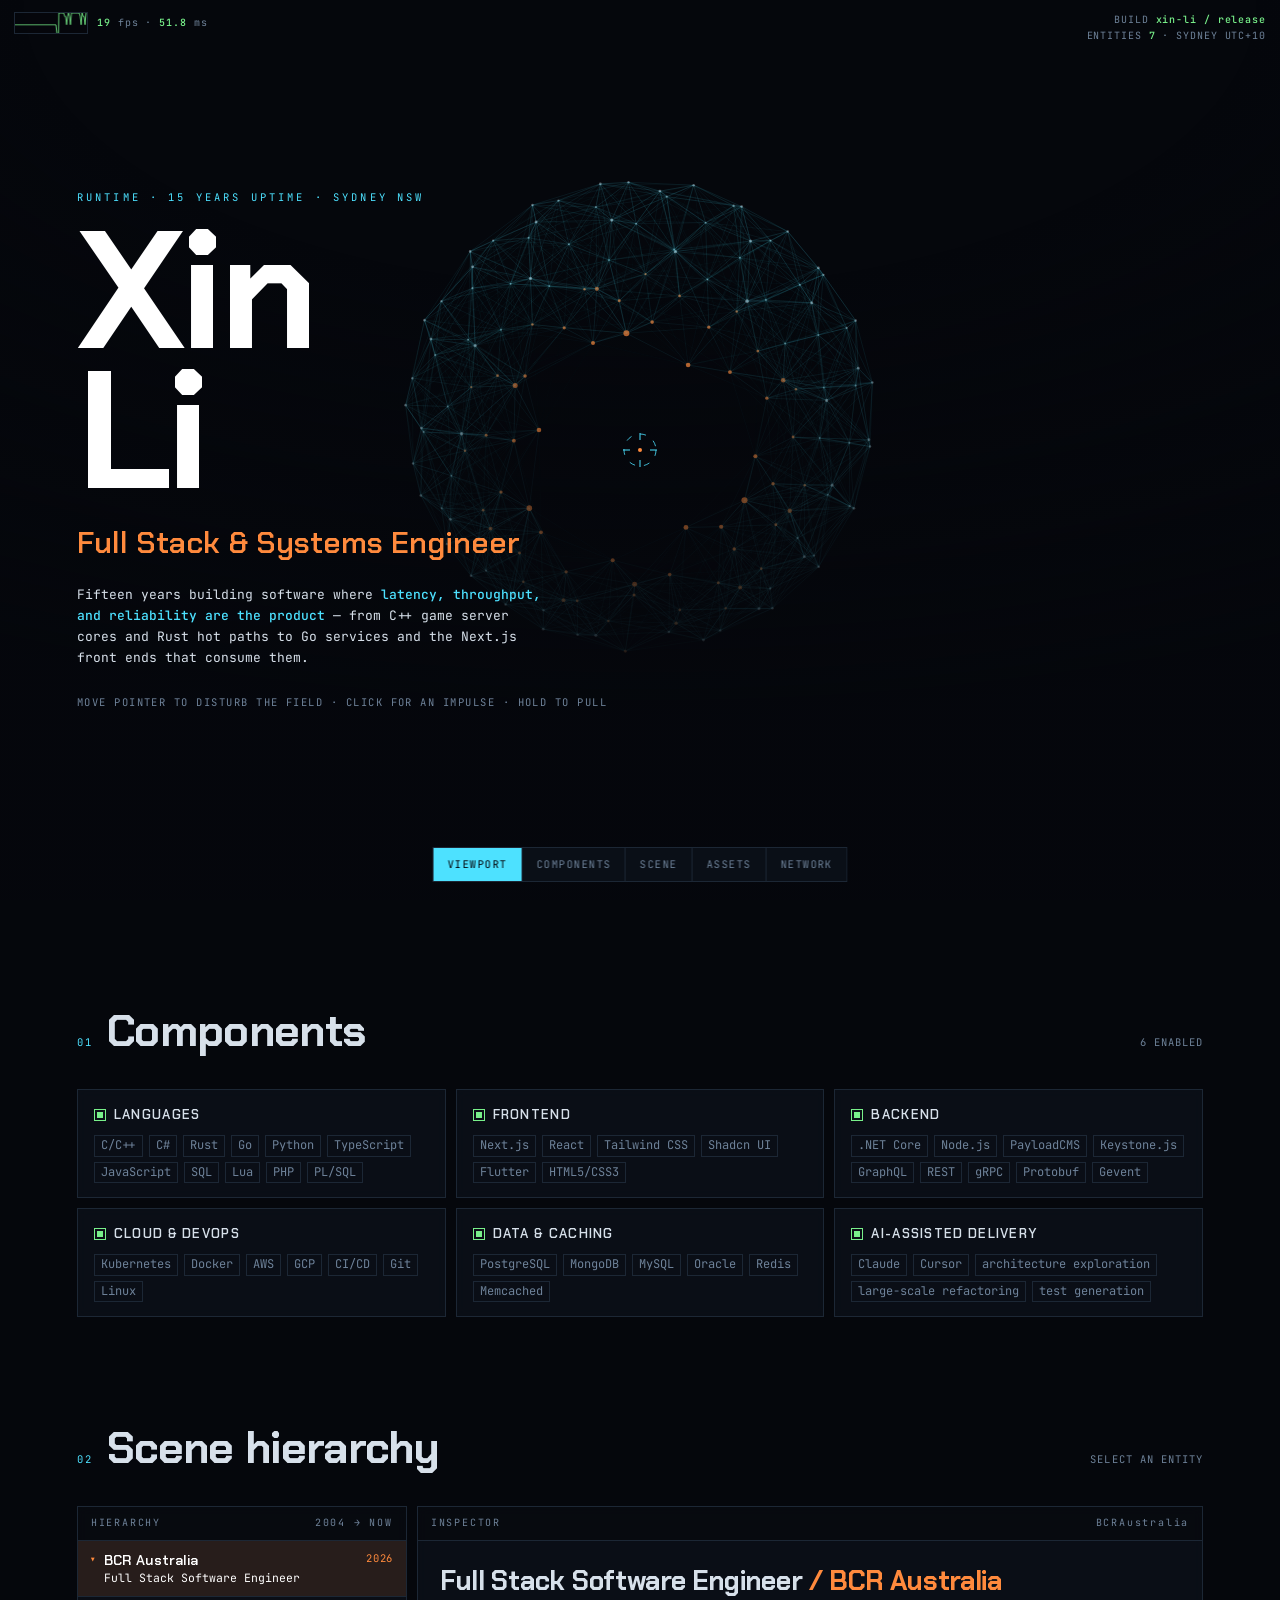
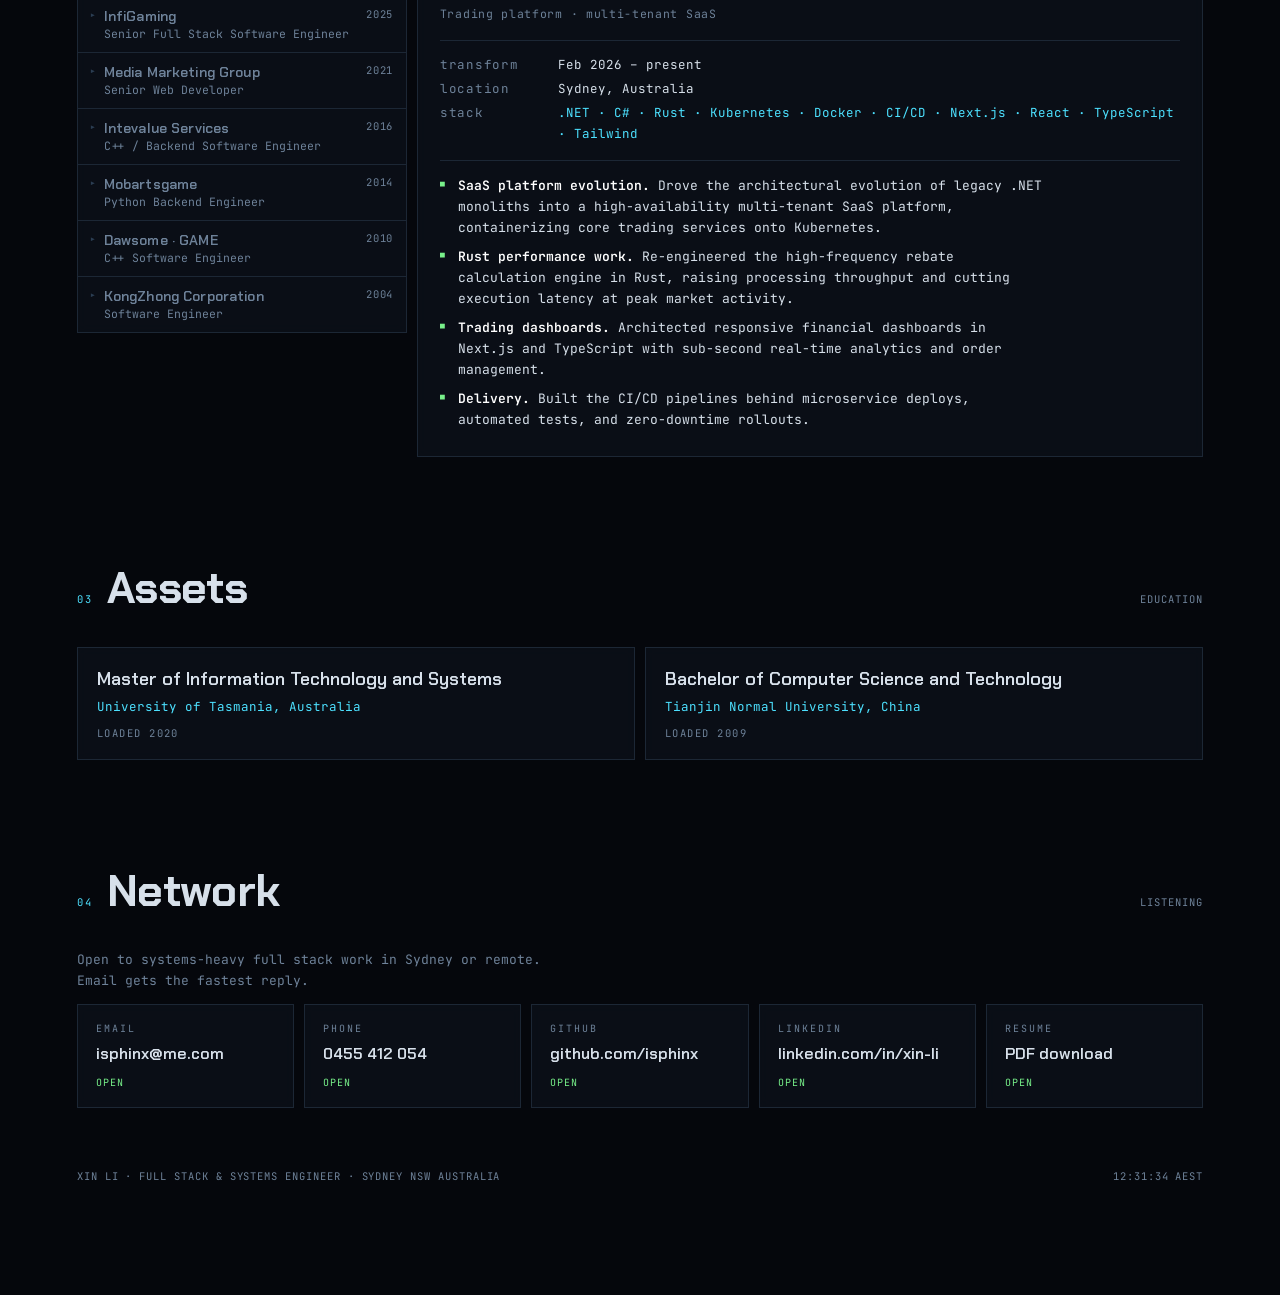
<file: index.html>
<!DOCTYPE html>
<html lang="en">
<head>
<meta charset="UTF-8">
<meta name="viewport" content="width=device-width, initial-scale=1">
<title>Xin Li — Full Stack &amp; Systems Engineer, Sydney</title>
<meta name="description" content="Xin Li, full stack and systems software engineer in Sydney. Fifteen years across Rust, C++, Go, .NET, and Next.js, building software where latency, throughput, and reliability are the product.">
<link rel="canonical" href="https://isphinx.github.io/">
<meta name="theme-color" content="#05070c">
<meta property="og:type" content="profile">
<meta property="og:url" content="https://isphinx.github.io/">
<meta property="og:title" content="Xin Li — Full Stack &amp; Systems Engineer, Sydney">
<meta property="og:description" content="Fifteen years building software where latency, throughput, and reliability are the product — Rust, C++, Go, .NET, and Next.js.">
<meta name="twitter:card" content="summary">
<link rel="icon" href="data:image/svg+xml,%3Csvg xmlns='http://www.w3.org/2000/svg' viewBox='0 0 32 32'%3E%3Crect width='32' height='32' fill='%2305070c'/%3E%3Ccircle cx='16' cy='16' r='10' fill='none' stroke='%234de1ff' stroke-width='1.5' stroke-dasharray='4 6'/%3E%3Ccircle cx='16' cy='16' r='2.5' fill='%23ff8a3d'/%3E%3C/svg%3E">
<link rel="preconnect" href="https://fonts.googleapis.com">
<link rel="preconnect" href="https://fonts.gstatic.com" crossorigin>
<link href="https://fonts.googleapis.com/css2?family=Chakra+Petch:wght@500;600;700&family=JetBrains+Mono:wght@400;500;700&display=swap" rel="stylesheet">
<style>
:root{
  --void:#05070c;
  --panel:rgba(12,17,26,.78);
  --panel-solid:#0b111a;
  --edge:#1c2735;
  --edge-lit:#2b3d52;
  --fg:#d7e0ea;
  --dim:#6e8299;
  --wire:#4de1ff;   /* wireframe cyan */
  --sel:#ff8a3d;    /* selection orange */
  --giz:#78f08a;    /* gizmo green */
  --warn:#ffd24a;
}
*{box-sizing:border-box}
html{scroll-behavior:smooth}
body{
  margin:0;background:var(--void);color:var(--fg);
  font-family:"JetBrains Mono",ui-monospace,Menlo,monospace;
  font-size:13px;line-height:1.62;overflow-x:hidden;
  -webkit-font-smoothing:antialiased;
}
h1,h2,h3,.disp{font-family:"Chakra Petch","JetBrains Mono",sans-serif}
a{color:inherit;text-decoration:none}
button{font-family:inherit}

/* ---------- viewport bg ---------- */
#field{position:fixed;inset:0;z-index:0}
.grade{position:fixed;inset:0;z-index:1;pointer-events:none;
  background:radial-gradient(120% 80% at 50% 0%,transparent 40%,rgba(5,7,12,.9) 100%)}

/* ---------- reticle cursor ---------- */
body.armed{cursor:none}
#ret{position:fixed;z-index:9000;pointer-events:none;width:46px;height:46px;margin:-23px 0 0 -23px}
#ret svg{display:block;width:100%;height:100%;transition:transform .3s}
#ret .ring{animation:spin 7s linear infinite;transform-origin:50% 50%}
#ret .core{transition:r .18s}
@keyframes spin{to{transform:rotate(360deg)}}
#ret.hot svg{transform:scale(1.3)}
#ret-tag{
  position:fixed;z-index:9001;pointer-events:none;font-size:10px;letter-spacing:.08em;
  color:var(--giz);background:rgba(5,7,12,.85);border:1px solid rgba(120,240,138,.35);
  padding:1px 5px;transform:translate(22px,16px);white-space:nowrap;opacity:0;transition:opacity .2s;
}
#ret-tag.on{opacity:1}
.shock{position:fixed;z-index:8999;pointer-events:none;border:1px solid var(--wire);border-radius:50%;
  width:10px;height:10px;margin:-5px 0 0 -5px}

/* ---------- debug bbox ---------- */
#bbox{position:fixed;z-index:8000;pointer-events:none;opacity:0;
  transition:opacity .18s,transform .16s cubic-bezier(.2,.9,.2,1),width .16s,height .16s}
#bbox.on{opacity:1}
#bbox .cnr{position:absolute;width:9px;height:9px;border:1.5px solid var(--sel)}
#bbox .tl{left:-1px;top:-1px;border-right:0;border-bottom:0}
#bbox .tr{right:-1px;top:-1px;border-left:0;border-bottom:0}
#bbox .bl{left:-1px;bottom:-1px;border-right:0;border-top:0}
#bbox .br{right:-1px;bottom:-1px;border-left:0;border-top:0}
#bbox .dim{position:absolute;left:0;top:-17px;font-size:9.5px;letter-spacing:.06em;color:var(--sel);white-space:nowrap}

/* ---------- HUD ---------- */
.hud{position:fixed;z-index:60;font-size:10px;letter-spacing:.09em;color:var(--dim);pointer-events:none}
.hud b{color:var(--giz);font-weight:500}
#hud-perf{left:14px;top:12px;display:flex;align-items:center;gap:9px}
#fps{display:block;width:74px;height:22px;border:1px solid var(--edge);background:rgba(5,7,12,.6)}
#hud-build{right:14px;top:12px;text-align:right}
@media (max-width:760px){.hud{display:none}}

/* ---------- nav ---------- */
.nav{
  position:fixed;z-index:70;left:50%;transform:translateX(-50%);bottom:18px;
  display:flex;gap:1px;background:var(--edge);border:1px solid var(--edge);
  backdrop-filter:blur(10px);
}
.nav a{
  background:rgba(8,12,19,.86);padding:8px 14px;font-size:10.5px;letter-spacing:.14em;color:var(--dim);
  transition:color .2s,background .2s;
}
.nav a:hover{color:var(--wire)}
.nav a.on{color:var(--void);background:var(--wire)}
body.armed .nav a{cursor:none}
@media (max-width:560px){
  .nav{left:8px;right:8px;bottom:8px;transform:none;overflow-x:auto;scrollbar-width:none}
  .nav::-webkit-scrollbar{display:none}
  .nav a{flex:0 0 auto;padding:8px 11px;letter-spacing:.1em}
}

/* ---------- hero ---------- */
.hero{position:relative;z-index:10;min-height:100vh;display:flex;flex-direction:column;justify-content:center;
  padding:0 clamp(20px,6vw,90px)}
.tagline{font-size:10.5px;letter-spacing:.3em;color:var(--wire);margin:0 0 16px;
  opacity:0;animation:fade .7s .2s forwards}
@keyframes fade{to{opacity:1}}
.hero h1{
  margin:0;font-weight:700;font-size:clamp(58px,13vw,178px);line-height:.84;letter-spacing:-.03em;color:#fff;
  position:relative;display:inline-block;
}
.hero h1 span{display:block;overflow:hidden}
.hero h1 span i{display:block;font-style:normal;transform:translateY(110%);animation:rise 1s cubic-bezier(.16,1,.3,1) forwards}
.hero h1 span:nth-child(2) i{animation-delay:.1s}
@keyframes rise{to{transform:none}}
.hero h1.glitch::before,.hero h1.glitch::after{
  content:attr(data-t);position:absolute;inset:0;pointer-events:none;
  font:inherit;letter-spacing:inherit;line-height:.84;white-space:pre;
}
.hero h1.glitch::before{color:var(--wire);transform:translate(-3px,1px);opacity:.75;mix-blend-mode:screen}
.hero h1.glitch::after{color:var(--sel);transform:translate(3px,-1px);opacity:.75;mix-blend-mode:screen}
.hero .role{
  font-family:"Chakra Petch",sans-serif;font-size:clamp(17px,2.6vw,30px);font-weight:600;
  color:var(--sel);margin:18px 0 0;opacity:0;animation:fade .8s .55s forwards;
}
.hero .blurb{max-width:58ch;margin:16px 0 0;color:var(--fg);opacity:0;animation:fade .8s .75s forwards}
.hero .blurb b{color:var(--wire);font-weight:500}
.hero .hint{margin:26px 0 0;font-size:10.5px;letter-spacing:.14em;color:var(--dim);opacity:0;animation:fade .8s 1.1s forwards}

/* ---------- sections ---------- */
main{position:relative;z-index:10}
section{padding:96px clamp(20px,6vw,90px) 0;scroll-margin-top:20px;max-width:1360px;margin:0 auto}
.shead{display:flex;align-items:baseline;gap:14px;margin-bottom:22px}
.shead .n{font-size:10.5px;letter-spacing:.2em;color:var(--wire)}
.shead h2{margin:0;font-size:clamp(24px,3.6vw,44px);font-weight:700;letter-spacing:-.015em}
.shead .meta{margin-left:auto;font-size:10.5px;letter-spacing:.1em;color:var(--dim)}

/* components grid */
.comps{display:grid;gap:10px}
@media (min-width:780px){.comps{grid-template-columns:repeat(3,1fr)}}
.comp{
  background:var(--panel);border:1px solid var(--edge);padding:14px 16px;
  backdrop-filter:blur(6px);transition:border-color .22s,transform .22s,background .22s;
}
.comp:hover{border-color:var(--wire);transform:translateY(-3px)}
.comp .top{display:flex;align-items:center;gap:8px;margin-bottom:10px}
.comp .cb{width:12px;height:12px;border:1px solid var(--giz);position:relative;flex:0 0 auto}
.comp .cb::after{content:"";position:absolute;inset:2px;background:var(--giz);
  transform:scale(0);transition:transform .3s cubic-bezier(.2,1.6,.4,1)}
.comp.seen .cb::after{transform:scale(1)}
.comp h3{margin:0;font-size:13px;letter-spacing:.1em;font-weight:600;color:var(--fg)}
.comp ul{list-style:none;margin:0;padding:0;display:flex;flex-wrap:wrap;gap:5px 6px}
.comp li{font-size:12px;color:var(--dim);border:1px solid var(--edge);padding:0 6px;
  transition:color .16s,border-color .16s}
.comp li:hover{color:var(--wire);border-color:var(--edge-lit)}

/* scene hierarchy + inspector */
.scene{display:grid;gap:10px;align-items:start}
@media (min-width:920px){.scene{grid-template-columns:330px 1fr}}
.hier{background:var(--panel);border:1px solid var(--edge);backdrop-filter:blur(6px)}
.hier .cap,.insp .cap{
  padding:8px 13px;border-bottom:1px solid var(--edge);font-size:10px;letter-spacing:.18em;color:var(--dim);
  background:rgba(0,0,0,.28);display:flex;justify-content:space-between;
}
.ent{
  display:block;width:100%;text-align:left;background:0;border:0;border-bottom:1px solid var(--edge);
  padding:10px 13px 10px 26px;color:var(--dim);position:relative;font-size:12.5px;
  transition:background .18s,color .18s;
}
.ent:last-child{border-bottom:0}
.ent::before{content:"▸";position:absolute;left:11px;color:var(--edge-lit);transition:color .18s,transform .18s}
.ent:hover{background:rgba(77,225,255,.07);color:var(--fg)}
.ent.on{background:rgba(255,138,61,.12);color:#fff}
.ent.on::before{content:"▾";color:var(--sel)}
.ent .yr{float:right;font-size:10.5px;color:var(--dim);letter-spacing:.06em}
.ent.on .yr{color:var(--sel)}
.ent .nm{font-family:"Chakra Petch",sans-serif;font-weight:600;font-size:14px;letter-spacing:.01em}
body.armed .ent{cursor:none}

.insp{background:var(--panel);border:1px solid var(--edge);backdrop-filter:blur(6px);min-height:420px}
.insp .pad{padding:18px 22px}
.insp h3{margin:0;font-size:clamp(19px,2.4vw,27px);font-weight:700;letter-spacing:-.01em}
.insp .co{color:var(--sel)}
.insp .loc{font-size:11.5px;color:var(--dim);letter-spacing:.06em;margin-top:3px}
.prop{display:grid;grid-template-columns:104px 1fr;gap:4px 14px;margin-top:16px;
  border-top:1px solid var(--edge);padding-top:14px;font-size:12.5px}
.prop dt{color:var(--dim);letter-spacing:.06em}
.prop dd{margin:0;color:var(--fg)}
.prop dd.wire{color:var(--wire)}
.insp ul{list-style:none;margin:16px 0 0;padding:0;border-top:1px solid var(--edge);padding-top:14px}
.insp li{position:relative;padding-left:18px;margin-bottom:8px;max-width:76ch}
.insp li::before{content:"■";position:absolute;left:0;font-size:8px;top:.35em;color:var(--giz)}
.insp li b{color:#fff;font-weight:600}
.fade-in{animation:swap .34s cubic-bezier(.2,.9,.2,1)}
@keyframes swap{from{opacity:0;transform:translateX(10px)}to{opacity:1;transform:none}}

/* assets + network */
.assets{display:grid;gap:10px}
@media (min-width:780px){.assets{grid-template-columns:1fr 1fr}}
.asset{background:var(--panel);border:1px solid var(--edge);padding:17px 19px;backdrop-filter:blur(6px);
  transition:border-color .2s}
.asset:hover{border-color:var(--giz)}
.asset .d{font-family:"Chakra Petch",sans-serif;font-size:18px;font-weight:600}
.asset .s{color:var(--wire);font-size:12.5px;margin-top:3px}
.asset .y{color:var(--dim);font-size:10.5px;letter-spacing:.14em;margin-top:8px}
.net{display:grid;gap:10px;margin-top:4px}
@media (min-width:640px){.net{grid-template-columns:repeat(auto-fit,minmax(200px,1fr))}}
.sock{
  background:var(--panel);border:1px solid var(--edge);padding:16px 18px;backdrop-filter:blur(6px);
  display:flex;flex-direction:column;gap:3px;transition:background .2s,border-color .2s,transform .2s;
}
.sock:hover{border-color:var(--wire);background:rgba(77,225,255,.1);transform:translateY(-3px)}
.sock .k{font-size:10px;letter-spacing:.2em;color:var(--dim)}
.sock .v{font-family:"Chakra Petch",sans-serif;font-size:16px;font-weight:600;overflow-wrap:anywhere}
.sock .st{font-size:10px;letter-spacing:.1em;color:var(--giz);margin-top:5px}
footer{max-width:1360px;margin:0 auto;padding:60px clamp(20px,6vw,90px) 110px;
  display:flex;justify-content:space-between;gap:18px;flex-wrap:wrap;
  font-size:10.5px;letter-spacing:.09em;color:var(--dim)}

.rv{opacity:0;transform:translateY(18px)}
.rv.seen{opacity:1;transform:none;transition:opacity .6s,transform .7s cubic-bezier(.2,.9,.2,1)}

@media (prefers-reduced-motion:reduce){
  *{animation-duration:.01ms!important;animation-delay:0s!important;transition:none!important}
  .rv{opacity:1;transform:none}
  .hero h1 span i{transform:none}
  #field{display:none}
}
</style>
</head>
<body>

<canvas id="field"></canvas>
<div class="grade"></div>

<div id="ret">
  <svg viewBox="0 0 46 46" fill="none">
    <g class="ring" stroke="#4de1ff" stroke-width="1" opacity=".8">
      <circle cx="23" cy="23" r="16" stroke-dasharray="6 9"/>
    </g>
    <path d="M23 6v7M23 33v7M6 23h7M33 23h7" stroke="#4de1ff" stroke-width="1"/>
    <circle class="core" cx="23" cy="23" r="2" fill="#ff8a3d"/>
  </svg>
</div>
<div id="ret-tag">—</div>
<div id="bbox"><i class="cnr tl"></i><i class="cnr tr"></i><i class="cnr bl"></i><i class="cnr br"></i><span class="dim"></span></div>

<div class="hud" id="hud-perf">
  <canvas id="fps"></canvas>
  <span><b id="fpsN">60</b> fps · <b id="msN">16.6</b> ms</span>
</div>
<div class="hud" id="hud-build">
  <div>BUILD <b>xin-li / release</b></div>
  <div>ENTITIES <b id="entN">7</b> · SYDNEY UTC+10</div>
</div>

<nav class="nav">
  <a href="#top" class="on">VIEWPORT</a>
  <a href="#components">COMPONENTS</a>
  <a href="#scene">SCENE</a>
  <a href="#assets">ASSETS</a>
  <a href="#network">NETWORK</a>
</nav>

<header class="hero" id="top">
  <p class="tagline">RUNTIME · 15 YEARS UPTIME · SYDNEY NSW</p>
  <h1 id="bigname" data-t="Xin&#10;Li"><span><i>Xin</i></span><span><i>Li</i></span></h1>
  <p class="role">Full Stack &amp; Systems Engineer</p>
  <p class="blurb">Fifteen years building software where <b>latency, throughput, and reliability are the product</b> — from C++ game server cores and Rust hot paths to Go services and the Next.js front ends that consume them.</p>
  <p class="hint">MOVE POINTER TO DISTURB THE FIELD · CLICK FOR AN IMPULSE · HOLD TO PULL</p>
</header>

<main>
  <section id="components">
    <div class="shead"><span class="n">01</span><h2>Components</h2><span class="meta">6 ENABLED</span></div>
    <div class="comps">
      <div class="comp rv" data-entity="LanguageComponent">
        <div class="top"><span class="cb"></span><h3>LANGUAGES</h3></div>
        <ul data-items="C/C++, C#, Rust, Go, Python, TypeScript, JavaScript, SQL, Lua, PHP, PL/SQL"></ul>
      </div>
      <div class="comp rv" data-entity="FrontendComponent">
        <div class="top"><span class="cb"></span><h3>FRONTEND</h3></div>
        <ul data-items="Next.js, React, Tailwind CSS, Shadcn UI, Flutter, HTML5/CSS3"></ul>
      </div>
      <div class="comp rv" data-entity="BackendComponent">
        <div class="top"><span class="cb"></span><h3>BACKEND</h3></div>
        <ul data-items=".NET Core, Node.js, PayloadCMS, Keystone.js, GraphQL, REST, gRPC, Protobuf, Gevent"></ul>
      </div>
      <div class="comp rv" data-entity="CloudComponent">
        <div class="top"><span class="cb"></span><h3>CLOUD &amp; DEVOPS</h3></div>
        <ul data-items="Kubernetes, Docker, AWS, GCP, CI/CD, Git, Linux"></ul>
      </div>
      <div class="comp rv" data-entity="DataComponent">
        <div class="top"><span class="cb"></span><h3>DATA &amp; CACHING</h3></div>
        <ul data-items="PostgreSQL, MongoDB, MySQL, Oracle, Redis, Memcached"></ul>
      </div>
      <div class="comp rv" data-entity="AIComponent">
        <div class="top"><span class="cb"></span><h3>AI-ASSISTED DELIVERY</h3></div>
        <ul data-items="Claude, Cursor, architecture exploration, large-scale refactoring, test generation"></ul>
      </div>
    </div>
  </section>

  <section id="scene">
    <div class="shead"><span class="n">02</span><h2>Scene hierarchy</h2><span class="meta">SELECT AN ENTITY</span></div>
    <div class="scene">
      <div class="hier rv">
        <div class="cap"><span>HIERARCHY</span><span>2004 → NOW</span></div>
        <div id="entList"></div>
      </div>
      <div class="insp rv" data-entity="Inspector">
        <div class="cap"><span>INSPECTOR</span><span id="inspTag">—</span></div>
        <div class="pad" id="inspBody"></div>
      </div>
    </div>
  </section>

  <section id="assets">
    <div class="shead"><span class="n">03</span><h2>Assets</h2><span class="meta">EDUCATION</span></div>
    <div class="assets">
      <div class="asset rv" data-entity="Masters">
        <div class="d">Master of Information Technology and Systems</div>
        <div class="s">University of Tasmania, Australia</div>
        <div class="y">LOADED 2020</div>
      </div>
      <div class="asset rv" data-entity="Bachelors">
        <div class="d">Bachelor of Computer Science and Technology</div>
        <div class="s">Tianjin Normal University, China</div>
        <div class="y">LOADED 2009</div>
      </div>
    </div>
  </section>

  <section id="network">
    <div class="shead"><span class="n">04</span><h2>Network</h2><span class="meta">LISTENING</span></div>
    <p class="rv" style="max-width:60ch;color:var(--dim);margin-top:0">Open to systems-heavy full stack work in Sydney or remote. Email gets the fastest reply.</p>
    <div class="net">
      <a class="sock rv" href="mailto:isphinx@me.com"><span class="k">EMAIL</span><span class="v">isphinx@me.com</span><span class="st">OPEN</span></a>
      <a class="sock rv" href="tel:+61455412054"><span class="k">PHONE</span><span class="v">0455 412 054</span><span class="st">OPEN</span></a>
      <a class="sock rv" href="https://github.com/isphinx"><span class="k">GITHUB</span><span class="v">github.com/isphinx</span><span class="st">OPEN</span></a>
      <a class="sock rv" href="https://linkedin.com/in/xin-li-a99321108"><span class="k">LINKEDIN</span><span class="v">linkedin.com/in/xin-li</span><span class="st">OPEN</span></a>
      <a class="sock rv" href="resume/resume.pdf"><span class="k">RESUME</span><span class="v">PDF download</span><span class="st">OPEN</span></a>
    </div>
  </section>

  <footer>
    <span>XIN LI · FULL STACK &amp; SYSTEMS ENGINEER · SYDNEY NSW AUSTRALIA</span>
    <span id="clock">--:--:--</span>
  </footer>
</main>

<script>
(function(){
const reduce = matchMedia('(prefers-reduced-motion: reduce)').matches;
const fine = matchMedia('(hover: hover) and (pointer: fine)').matches;
const dpr = Math.min(devicePixelRatio || 1, 2);

/* ================= data ================= */
const ENTITIES = [
  {
    id:'BCRAustralia', name:'BCR Australia', role:'Full Stack Software Engineer',
    years:'2026', span:'Feb 2026 – present', loc:'Sydney, Australia',
    domain:'Trading platform · multi-tenant SaaS',
    stack:'.NET · C# · Rust · Kubernetes · Docker · CI/CD · Next.js · React · TypeScript · Tailwind',
    items:[
      ['SaaS platform evolution.','Drove the architectural evolution of legacy .NET monoliths into a high-availability multi-tenant SaaS platform, containerizing core trading services onto Kubernetes.'],
      ['Rust performance work.','Re-engineered the high-frequency rebate calculation engine in Rust, raising processing throughput and cutting execution latency at peak market activity.'],
      ['Trading dashboards.','Architected responsive financial dashboards in Next.js and TypeScript with sub-second real-time analytics and order management.'],
      ['Delivery.','Built the CI/CD pipelines behind microservice deploys, automated tests, and zero-downtime rollouts.']
    ]
  },
  {
    id:'InfiGaming', name:'InfiGaming', role:'Senior Full Stack Software Engineer',
    years:'2025', span:'Apr 2025 – Feb 2026', loc:'Hobart / remote, Australia',
    domain:'High-concurrency iGaming SaaS',
    stack:'Go · Kubernetes · gRPC · PSP APIs · Next.js · React · TypeScript · Tailwind',
    items:[
      ['Go microservices.','Architected scalable low-latency services for a high-concurrency SaaS platform serving global enterprise clients.'],
      ['Wallet infrastructure.','Built secure multi-tenant portals and core wallet services with real-time balances, multi-currency support, and transaction auditing.'],
      ['Payment aggregation.','Integrated global PSP APIs for deposits and withdrawals with idempotent processing and security validation.'],
      ['Frontends.','Shipped modular management portals and consumer-facing interfaces on Next.js.']
    ]
  },
  {
    id:'MediaMarketingGroup', name:'Media Marketing Group', role:'Senior Web Developer',
    years:'2021', span:'Mar 2021 – Apr 2025', loc:'Sydney, Australia',
    domain:'Headless commerce &amp; mobile',
    stack:'PayloadCMS · Keystone.js · GraphQL · TypeScript · Next.js · Flutter · PostgreSQL · AWS',
    items:[
      ['Headless commerce.','Engineered e-commerce backends on PayloadCMS, Keystone.js, GraphQL, PostgreSQL, and MongoDB, integrating logistics and POS APIs (SwiftPOS, Retail Express, Shippit, Sherpa).'],
      ['Web and mobile.','Shipped responsive web apps in Next.js alongside cross-platform mobile apps in Flutter.'],
      ['Cloud.','Ran containerized deployments on AWS ECS, EC2, and Lambda with optimized asset delivery.']
    ]
  },
  {
    id:'IntevalueServices', name:'Intevalue Services', role:'C++ / Backend Software Engineer',
    years:'2016', span:'Mar 2016 – Mar 2017', loc:'Manila, Philippines',
    domain:'Real-time gaming server engines',
    stack:'C++ · Boost · Go · Oracle PL/SQL · Protobuf',
    items:[
      ['','Maintained core server engines for high-traffic online gaming platforms, tuning socket connections and data pipelines.'],
      ['','Implemented backend APIs in C++/Boost and Go over Oracle PL/SQL for real-time game logic and high-throughput persistence.'],
      ['','Designed unified binary network protocols with Protobuf.']
    ]
  },
  {
    id:'Mobartsgame', name:'Mobartsgame', role:'Python Backend Engineer',
    years:'2014', span:'Jul 2014 – Mar 2016', loc:'Beijing, China',
    domain:'Mobile game server infrastructure',
    stack:'Python · Gevent · Redis · MySQL',
    items:[
      ['','Optimized server infrastructure with Python and Gevent coroutines for high-concurrency non-blocking network I/O.'],
      ['','Layered Redis over MySQL as an in-memory cache, sharply improving player data retrieval.']
    ]
  },
  {
    id:'Dawsome', name:'Dawsome · GAME', role:'C++ Software Engineer',
    years:'2010', span:'Jan 2010 – Jul 2014', loc:'Beijing, China',
    domain:'Distributed RPG server frameworks',
    stack:'C++ · Boost.Asio · Lua',
    items:[
      ['','Designed distributed RPG server frameworks on C++ and Boost.Asio, routing low-latency packets across server clusters.'],
      ['','Embedded Lua scripting engines in C++ cores for dynamic feature updates.']
    ]
  },
  {
    id:'KongZhong', name:'KongZhong Corporation', role:'Software Engineer',
    years:'2004', span:'Dec 2004 – Nov 2007', loc:'Beijing, China',
    domain:'MMORPG engines &amp; native mobile games',
    stack:'C++ · IOCP · Symbian · WinCE · C#',
    items:[
      ['','Built and maintained MMORPG server engines on Windows using C++ and I/O Completion Ports.'],
      ['','Wrote native mobile action games for Symbian (C++) and WinCE (C#, DirectDraw).']
    ]
  }
];

/* ================= particle field ================= */
let mx = innerWidth/2, my = innerHeight/2, holding = false;
if (!reduce){
  const cv = document.getElementById('field'), g = cv.getContext('2d');
  let W=0,H=0,N=0;
  const P = [];
  const COUNT = innerWidth < 760 ? 70 : 150;
  const LINK = innerWidth < 760 ? 92 : 118;

  function build(){
    P.length = 0;
    for (let i=0;i<COUNT;i++){
      /* fibonacci sphere → gives an even shell, reads as a wireframe volume */
      const k = i + .5;
      const phi = Math.acos(1 - 2*k/COUNT);
      const theta = Math.PI * (1 + Math.sqrt(5)) * k;
      P.push({
        bx: Math.cos(theta)*Math.sin(phi),
        by: Math.sin(theta)*Math.sin(phi),
        bz: Math.cos(phi),
        ox:0, oy:0, vx:0, vy:0, sx:0, sy:0, sc:1
      });
    }
  }
  function size(){
    W = cv.width = innerWidth*dpr; H = cv.height = innerHeight*dpr;
    cv.style.width = innerWidth+'px'; cv.style.height = innerHeight+'px';
  }
  build(); size();
  addEventListener('resize', ()=>{ size(); });

  addEventListener('mousemove', e=>{ mx = e.clientX; my = e.clientY; }, {passive:true});
  addEventListener('mousedown', ()=>{ holding = true; });
  addEventListener('mouseup',   ()=>{ holding = false; });

  const waves = [];
  addEventListener('click', e=>{
    waves.push({x:e.clientX*dpr, y:e.clientY*dpr, r:0, a:1});
    if (waves.length > 5) waves.shift();
    if (fine){
      const s = document.createElement('div');
      s.className = 'shock';
      s.style.left = e.clientX+'px'; s.style.top = e.clientY+'px';
      document.body.appendChild(s);
      s.animate([{transform:'scale(1)',opacity:.9},{transform:'scale(24)',opacity:0}],
                {duration:760,easing:'cubic-bezier(.2,.9,.2,1)'}).onfinish = ()=>s.remove();
    }
  });

  let rot = 0, scroll = 0;
  addEventListener('scroll', ()=>{ scroll = scrollY; }, {passive:true});

  (function frame(){
    rot += 0.0022;
    const cxp = W*0.5, cyp = H*0.46 - scroll*0.22*dpr;
    const R = Math.min(W,H)*0.33;
    const cosR = Math.cos(rot), sinR = Math.sin(rot);
    const tiltC = Math.cos(.42), tiltS = Math.sin(.42);
    const mX = mx*dpr, mY = my*dpr;

    g.clearRect(0,0,W,H);

    for (const p of P){
      /* rotate Y then tilt X */
      let x = p.bx*cosR + p.bz*sinR;
      let z = -p.bx*sinR + p.bz*cosR;
      let y = p.by*tiltC - z*tiltS;
      z = p.by*tiltS + z*tiltC;
      const persp = 1.9/(2.6 - z);
      let px = cxp + x*R*persp;
      let py = cyp + y*R*persp;

      /* mouse force field */
      const dx = px + p.ox - mX, dy = py + p.oy - mY;
      const d2 = dx*dx + dy*dy;
      const rad = 190*dpr;
      if (d2 < rad*rad){
        const d = Math.sqrt(d2) || 1;
        const f = (1 - d/rad) * (holding ? -1.9 : 1.5) * dpr;
        p.vx += (dx/d)*f; p.vy += (dy/d)*f;
      }
      for (const w of waves){
        const wdx = px - w.x, wdy = py - w.y;
        const wd = Math.hypot(wdx,wdy) || 1;
        const band = Math.abs(wd - w.r);
        if (band < 44*dpr){
          const f = (1 - band/(44*dpr)) * w.a * 3.4 * dpr;
          p.vx += (wdx/wd)*f; p.vy += (wdy/wd)*f;
        }
      }
      p.vx *= .90; p.vy *= .90;
      p.ox = (p.ox + p.vx) * .93;
      p.oy = (p.oy + p.vy) * .93;

      p.sx = px + p.ox; p.sy = py + p.oy; p.sc = persp;
    }

    /* links */
    g.lineWidth = 1*dpr;
    for (let i=0;i<P.length;i++){
      for (let j=i+1;j<P.length;j++){
        const a = P[i], b = P[j];
        const dx = a.sx-b.sx, dy = a.sy-b.sy;
        const d2 = dx*dx+dy*dy;
        const lim = LINK*dpr;
        if (d2 < lim*lim){
          const d = Math.sqrt(d2);
          const al = (1 - d/lim) * 0.24 * Math.min(1,(a.sc+b.sc)/2.2);
          g.strokeStyle = `rgba(77,225,255,${al.toFixed(3)})`;
          g.beginPath(); g.moveTo(a.sx,a.sy); g.lineTo(b.sx,b.sy); g.stroke();
        }
      }
    }
    /* nodes */
    for (const p of P){
      const r = 1.5*p.sc*dpr;
      const speed = Math.min(1, Math.hypot(p.vx,p.vy)/8);
      g.fillStyle = speed > .08
        ? `rgba(255,138,61,${(.45+speed*.5).toFixed(3)})`
        : `rgba(215,228,240,${(.20+p.sc*.24).toFixed(3)})`;
      g.beginPath(); g.arc(p.sx,p.sy,r + speed*2*dpr,0,7); g.fill();
    }
    /* wave rings */
    for (let i=waves.length-1;i>=0;i--){
      const w = waves[i];
      w.r += 13*dpr; w.a *= .965;
      if (w.a < .03){ waves.splice(i,1); continue; }
      g.strokeStyle = `rgba(77,225,255,${(w.a*.22).toFixed(3)})`;
      g.lineWidth = 1*dpr;
      g.beginPath(); g.arc(w.x,w.y,w.r,0,7); g.stroke();
    }

    N++;
    requestAnimationFrame(frame);
  })();
}

/* ================= reticle + debug bbox ================= */
if (fine){
  document.body.classList.add('armed');
  const ret = document.getElementById('ret');
  const tag = document.getElementById('ret-tag');
  const box = document.getElementById('bbox');
  const dim = box.querySelector('.dim');
  let rx = mx, ry = my, target = null;

  addEventListener('mousemove', e=>{
    mx = e.clientX; my = e.clientY;
    tag.style.transform = `translate(${mx+22}px,${my+16}px)`;
    const hot = e.target.closest('[data-entity],a,button');
    ret.classList.toggle('hot', !!hot);
    if (hot !== target){
      target = hot;
      if (hot){
        const r = hot.getBoundingClientRect();
        box.style.transform = `translate(${r.left-1}px,${r.top-1}px)`;
        box.style.width = (r.width+2)+'px';
        box.style.height = (r.height+2)+'px';
        dim.textContent = `${hot.dataset.entity || hot.tagName.toLowerCase()} · ${Math.round(r.width)}×${Math.round(r.height)}`;
        box.classList.add('on');
        tag.textContent = hot.dataset.entity || (hot.tagName === 'A' ? 'link' : 'action');
        tag.classList.add('on');
      } else {
        box.classList.remove('on');
        tag.classList.remove('on');
      }
    }
  }, {passive:true});

  (function loop(){
    rx += (mx-rx)*.24; ry += (my-ry)*.24;
    ret.style.transform = `translate(${rx}px,${ry}px)`;
    requestAnimationFrame(loop);
  })();
}

/* ================= name glitch on hover ================= */
(function(){
  const h = document.getElementById('bigname');
  let id = null;
  h.addEventListener('mouseenter', ()=>{
    if (reduce) return;
    h.classList.add('glitch');
    clearTimeout(id);
  });
  h.addEventListener('mouseleave', ()=>{
    id = setTimeout(()=>h.classList.remove('glitch'), 160);
  });
})();

/* ================= fps graph ================= */
(function(){
  const cv = document.getElementById('fps');
  if (!cv) return;
  const g = cv.getContext('2d');
  const w = 74, h = 22;
  cv.width = w*dpr; cv.height = h*dpr;
  const hist = new Array(w).fill(16.6);
  const fpsN = document.getElementById('fpsN'), msN = document.getElementById('msN');
  let last = performance.now(), acc = 0, frames = 0;
  (function tick(now){
    const dt = now - last; last = now;
    hist.push(dt); hist.shift();
    acc += dt; frames++;
    if (acc > 400){
      fpsN.textContent = Math.round(1000/(acc/frames));
      msN.textContent = (acc/frames).toFixed(1);
      acc = 0; frames = 0;
      g.clearRect(0,0,cv.width,cv.height);
      g.strokeStyle = 'rgba(120,240,138,.85)'; g.lineWidth = 1*dpr;
      g.beginPath();
      for (let i=0;i<w;i++){
        const y = h - Math.min(h, (hist[i]/40)*h);
        i ? g.lineTo(i*dpr, y*dpr) : g.moveTo(i*dpr, y*dpr);
      }
      g.stroke();
    }
    requestAnimationFrame(tick);
  })(performance.now());
})();

/* ================= components ================= */
document.querySelectorAll('[data-items]').forEach(el=>{
  el.innerHTML = el.dataset.items.split(', ').map(s=>`<li>${s}</li>`).join('');
});

/* ================= hierarchy + inspector ================= */
const list = document.getElementById('entList');
const inspBody = document.getElementById('inspBody');
const inspTag = document.getElementById('inspTag');
document.getElementById('entN').textContent = ENTITIES.length;

ENTITIES.forEach((e,i)=>{
  const b = document.createElement('button');
  b.className = 'ent' + (i === 0 ? ' on' : '');
  b.dataset.entity = e.id;
  b.innerHTML = `<span class="yr">${e.years}</span><span class="nm">${e.name}</span><br><span style="font-size:11.5px">${e.role}</span>`;
  b.addEventListener('click', ()=>select(i));
  b.addEventListener('mouseenter', ()=>{ if (fine) select(i); });
  list.appendChild(b);
});

function select(i){
  const e = ENTITIES[i];
  [...list.children].forEach((c,k)=>c.classList.toggle('on', k === i));
  inspTag.textContent = e.id;
  inspBody.innerHTML = `
    <h3>${e.role} <span class="co">/ ${e.name}</span></h3>
    <div class="loc">${e.domain}</div>
    <dl class="prop">
      <dt>transform</dt><dd>${e.span}</dd>
      <dt>location</dt><dd>${e.loc}</dd>
      <dt>stack</dt><dd class="wire">${e.stack}</dd>
    </dl>
    <ul>${e.items.map(([b,t])=>`<li>${b ? '<b>'+b+'</b> ' : ''}${t}</li>`).join('')}</ul>`;
  inspBody.classList.remove('fade-in');
  void inspBody.offsetWidth;
  if (!reduce) inspBody.classList.add('fade-in');
}
select(0);

/* ================= reveal ================= */
const io = new IntersectionObserver(es=>{
  es.forEach(e=>{
    if (!e.isIntersecting) return;
    e.target.classList.add('seen');
    io.unobserve(e.target);
  });
}, {threshold:.15});
document.querySelectorAll('.rv,.comp').forEach(el=>io.observe(el));

/* ================= nav spy ================= */
const links = [...document.querySelectorAll('.nav a')];
const spy = new IntersectionObserver(es=>{
  es.forEach(e=>{
    if (!e.isIntersecting) return;
    links.forEach(a=>a.classList.toggle('on', a.getAttribute('href') === '#'+e.target.id));
  });
}, {rootMargin:'-45% 0px -50% 0px'});
['top','components','scene','assets','network'].forEach(id=>{
  const el = document.getElementById(id); if (el) spy.observe(el);
});

/* ================= clock ================= */
setInterval(()=>{
  document.getElementById('clock').textContent =
    new Date().toLocaleTimeString('en-AU',{timeZone:'Australia/Sydney',hour12:false}) + ' AEST';
}, 1000);
})();
</script>
</body>
</html>
</file>
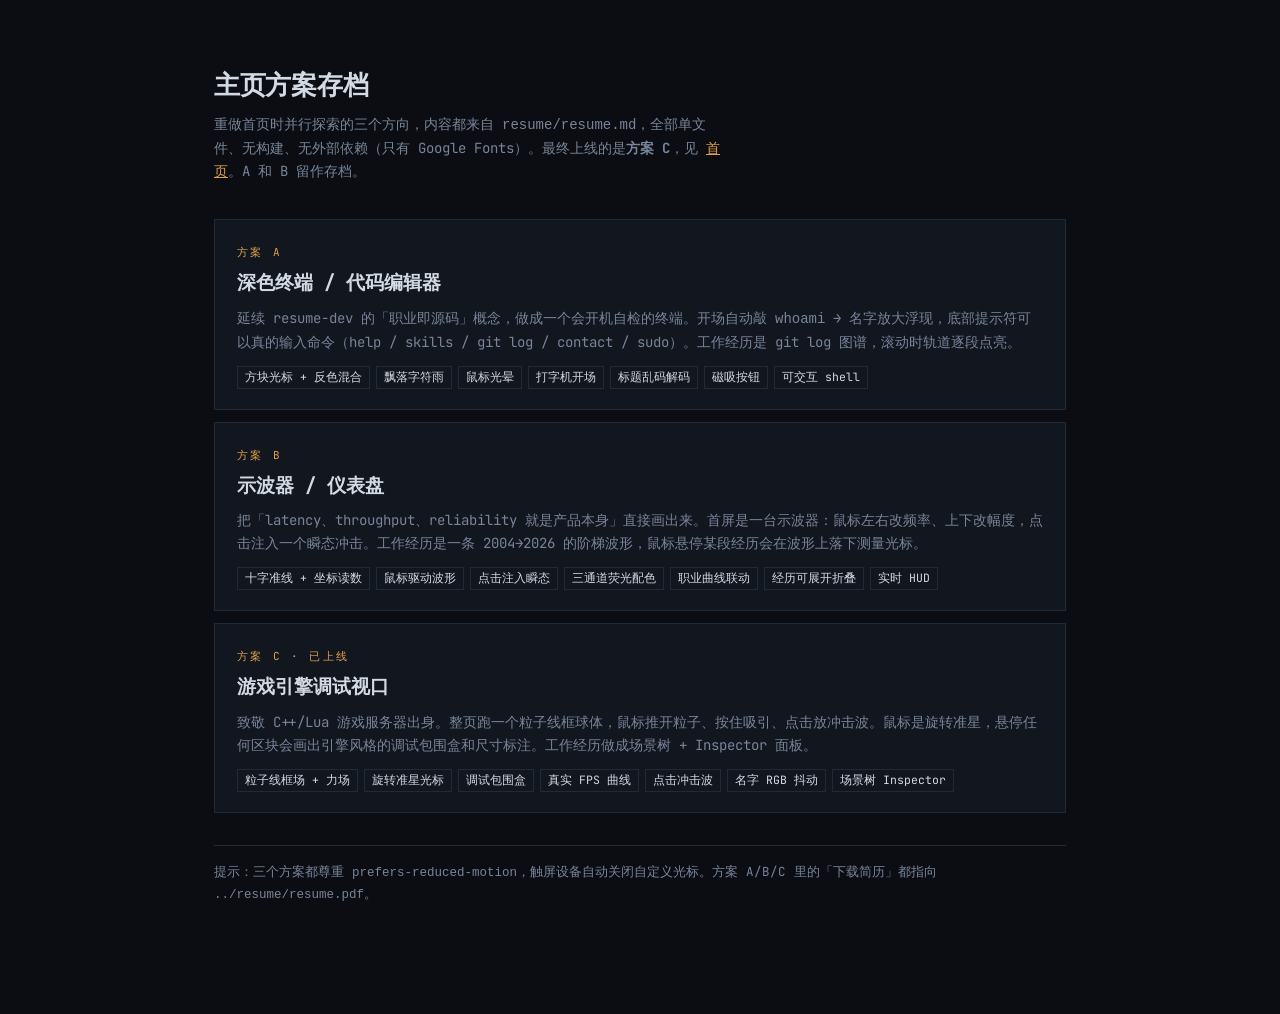
<file: previews/index.html>
<!DOCTYPE html>
<html lang="zh-CN">
<head>
<meta charset="UTF-8">
<meta name="viewport" content="width=device-width, initial-scale=1">
<title>主页方案预览 — Xin Li</title>
<link href="https://fonts.googleapis.com/css2?family=JetBrains+Mono:wght@400;500;700&display=swap" rel="stylesheet">
<style>
:root{--bg:#0b0d12;--panel:#12161f;--edge:#212a38;--fg:#d3dae4;--dim:#77859a;--hi:#e0a049}
*{box-sizing:border-box}
body{margin:0;background:var(--bg);color:var(--fg);
  font-family:"JetBrains Mono",ui-monospace,Menlo,monospace;font-size:14px;line-height:1.65}
.wrap{max-width:900px;margin:0 auto;padding:64px 24px 100px}
h1{font-size:26px;font-weight:700;letter-spacing:-.01em;margin:0 0 6px}
.lede{color:var(--dim);margin:0 0 36px;max-width:64ch}
.card{display:block;text-decoration:none;color:inherit;background:var(--panel);
  border:1px solid var(--edge);padding:20px 22px;margin-bottom:12px;
  transition:border-color .2s,transform .2s,background .2s}
.card:hover{border-color:var(--hi);transform:translateY(-2px);background:#161b26}
.card .k{font-size:11px;letter-spacing:.2em;color:var(--hi)}
.card h2{font-size:19px;font-weight:700;margin:4px 0 8px}
.card p{margin:0;color:var(--dim)}
.card .fx{margin:12px 0 0;display:flex;flex-wrap:wrap;gap:6px}
.card .fx span{font-size:11.5px;border:1px solid var(--edge);padding:1px 7px;color:var(--fg)}
.note{margin-top:32px;color:var(--dim);font-size:12.5px;border-top:1px solid var(--edge);padding-top:16px}
</style>
</head>
<body>
<div class="wrap">
  <h1>主页方案存档</h1>
  <p class="lede">重做首页时并行探索的三个方向，内容都来自 <code>resume/resume.md</code>，全部单文件、无构建、无外部依赖（只有 Google Fonts）。最终上线的是<strong>方案 C</strong>，见 <a href="../" style="color:var(--hi)">首页</a>。A 和 B 留作存档。</p>

  <a class="card" href="a-terminal.html">
    <span class="k">方案 A</span>
    <h2>深色终端 / 代码编辑器</h2>
    <p>延续 resume-dev 的「职业即源码」概念，做成一个会开机自检的终端。开场自动敲 <code>whoami</code> → 名字放大浮现，底部提示符可以真的输入命令（help / skills / git log / contact / sudo）。工作经历是 git log 图谱，滚动时轨道逐段点亮。</p>
    <div class="fx"><span>方块光标 + 反色混合</span><span>飘落字符雨</span><span>鼠标光晕</span><span>打字机开场</span><span>标题乱码解码</span><span>磁吸按钮</span><span>可交互 shell</span></div>
  </a>

  <a class="card" href="b-latency.html">
    <span class="k">方案 B</span>
    <h2>示波器 / 仪表盘</h2>
    <p>把「latency、throughput、reliability 就是产品本身」直接画出来。首屏是一台示波器：鼠标左右改频率、上下改幅度，点击注入一个瞬态冲击。工作经历是一条 2004→2026 的阶梯波形，鼠标悬停某段经历会在波形上落下测量光标。</p>
    <div class="fx"><span>十字准线 + 坐标读数</span><span>鼠标驱动波形</span><span>点击注入瞬态</span><span>三通道荧光配色</span><span>职业曲线联动</span><span>经历可展开折叠</span><span>实时 HUD</span></div>
  </a>

  <a class="card" href="c-engine.html">
    <span class="k">方案 C · 已上线</span>
    <h2>游戏引擎调试视口</h2>
    <p>致敬 C++/Lua 游戏服务器出身。整页跑一个粒子线框球体，鼠标推开粒子、按住吸引、点击放冲击波。鼠标是旋转准星，悬停任何区块会画出引擎风格的调试包围盒和尺寸标注。工作经历做成场景树 + Inspector 面板。</p>
    <div class="fx"><span>粒子线框场 + 力场</span><span>旋转准星光标</span><span>调试包围盒</span><span>真实 FPS 曲线</span><span>点击冲击波</span><span>名字 RGB 抖动</span><span>场景树 Inspector</span></div>
  </a>

  <p class="note">提示：三个方案都尊重 <code>prefers-reduced-motion</code>，触屏设备自动关闭自定义光标。方案 A/B/C 里的「下载简历」都指向 <code>../resume/resume.pdf</code>。</p>
</div>
</body>
</html>
</file>
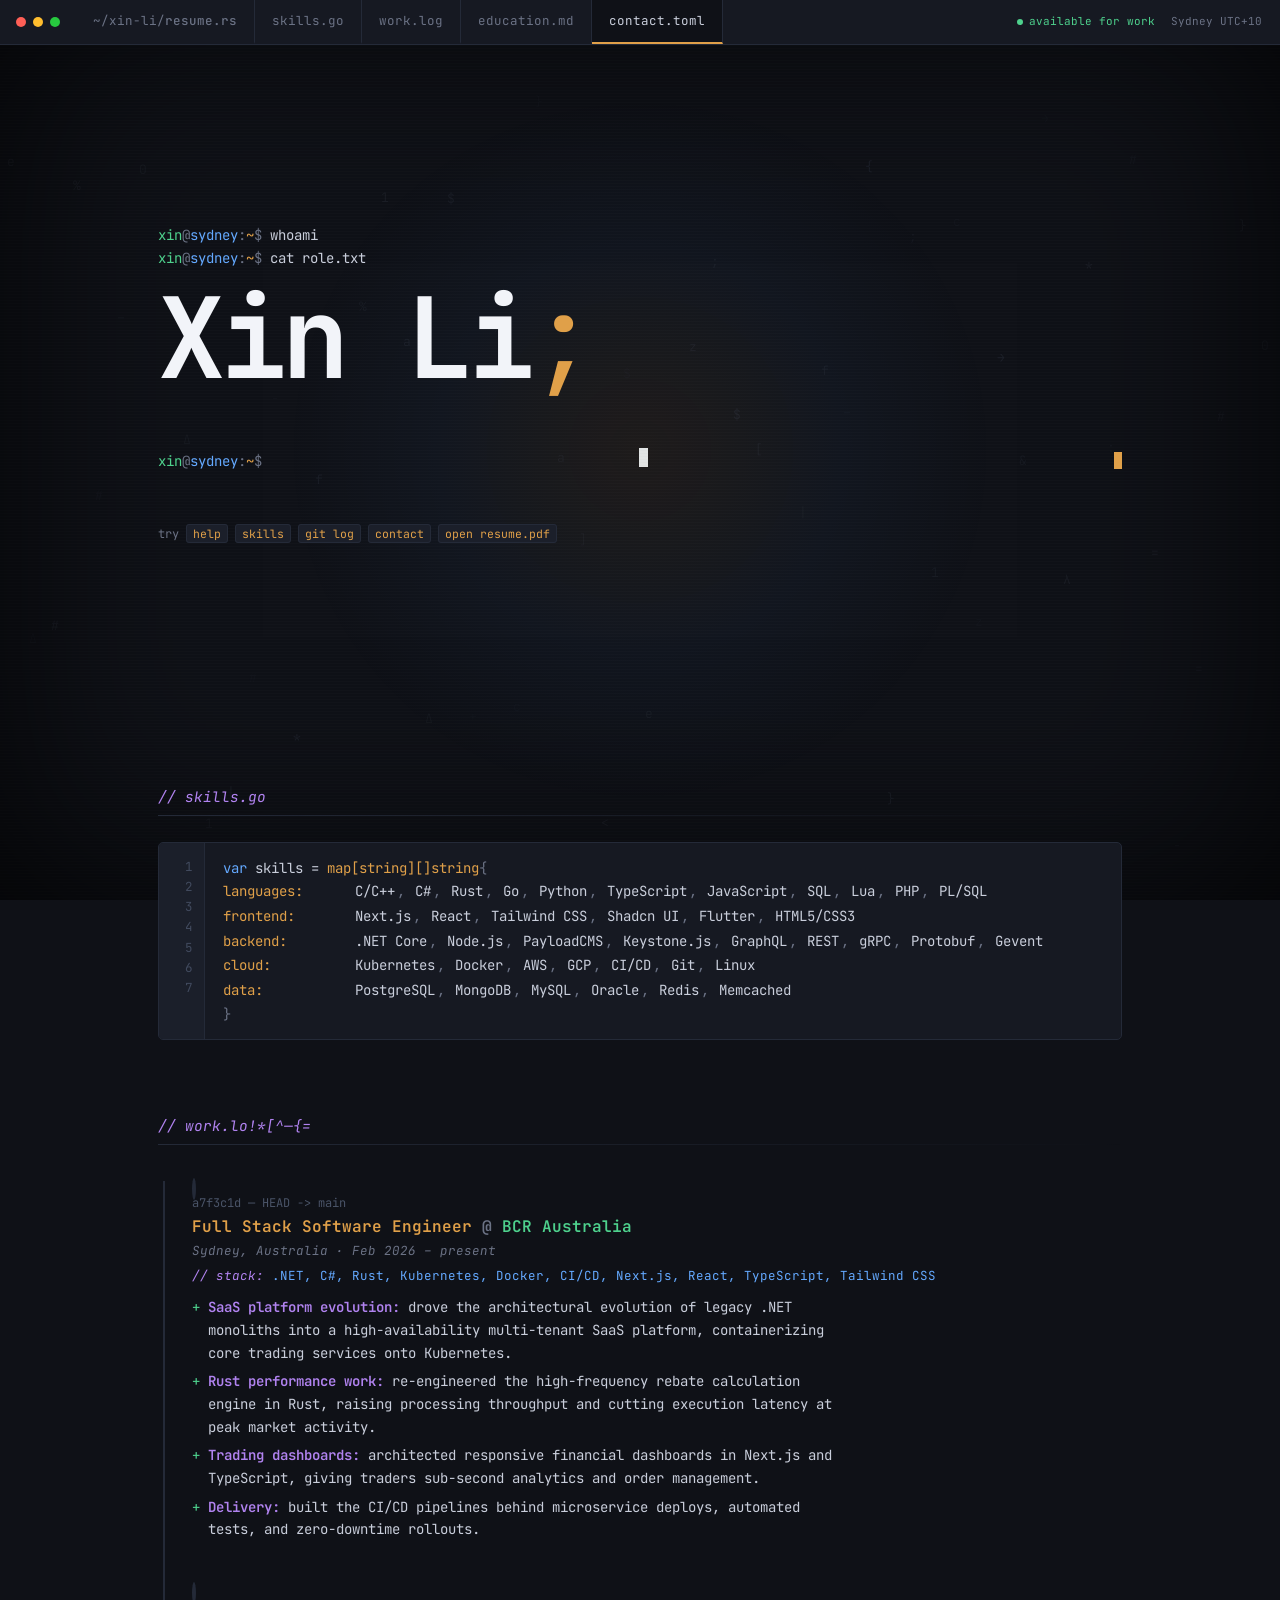
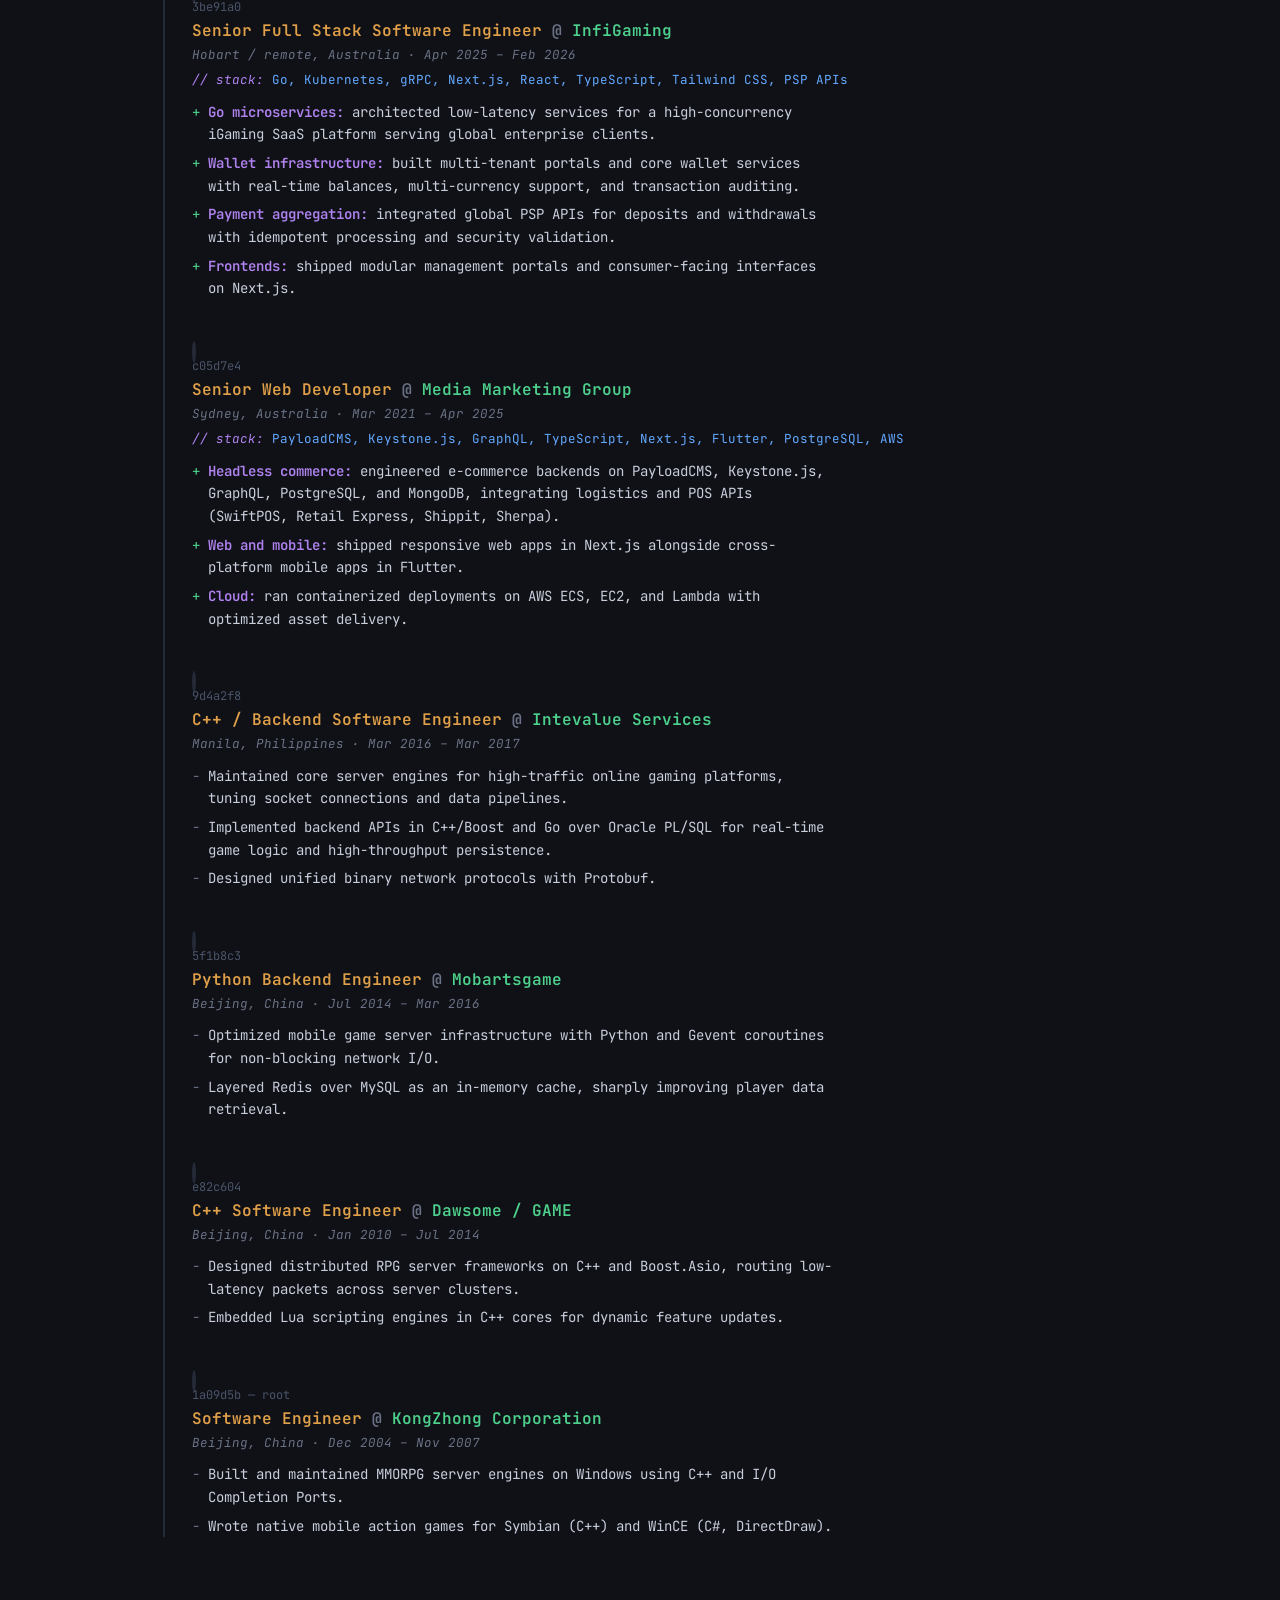
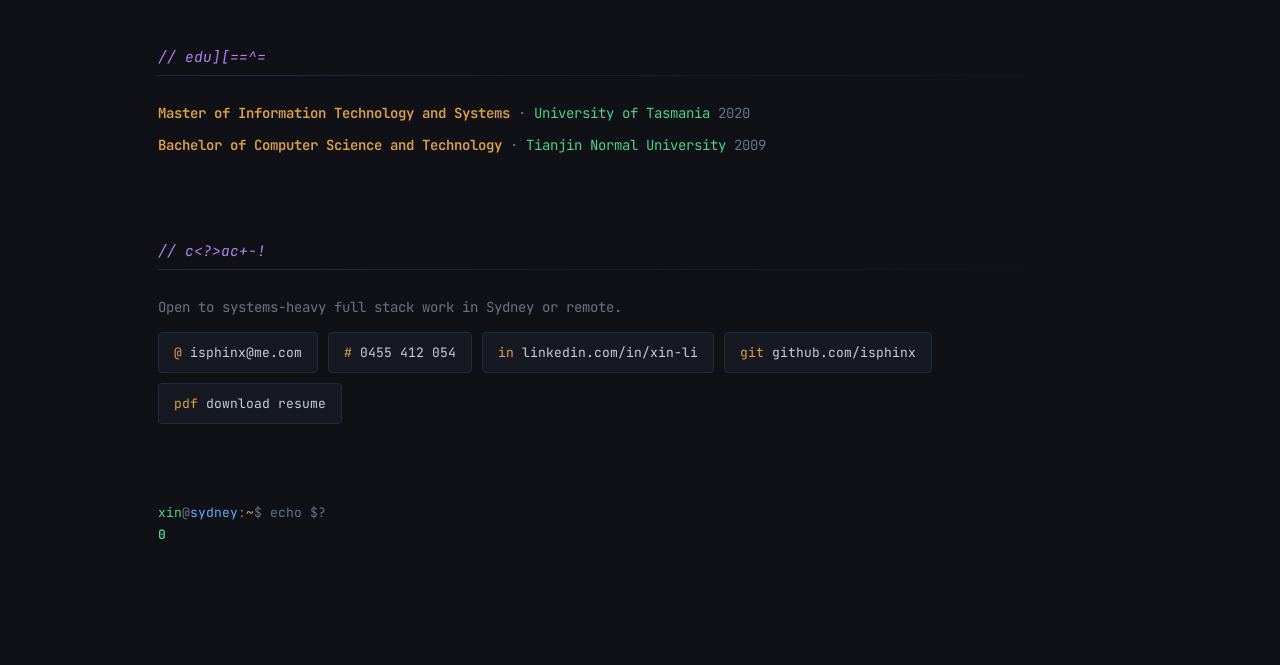
<file: previews/a-terminal.html>
<!DOCTYPE html>
<html lang="en">
<head>
<meta charset="UTF-8">
<meta name="viewport" content="width=device-width, initial-scale=1">
<title>Xin Li — resume.rs</title>
<meta name="description" content="Xin Li — Full Stack &amp; Systems Software Engineer, Sydney.">
<link rel="preconnect" href="https://fonts.googleapis.com">
<link rel="preconnect" href="https://fonts.gstatic.com" crossorigin>
<link href="https://fonts.googleapis.com/css2?family=JetBrains+Mono:ital,wght@0,400;0,500;0,700;1,400&display=swap" rel="stylesheet">
<style>
:root{
  --void:#0f1117;
  --panel:#161922;
  --panel-2:#1b1f2a;
  --line:#242a38;
  --fg:#c9cedb;
  --dim:#6b7285;
  --gold:#e0a049;
  --green:#4ed18d;
  --blue:#64a9ff;
  --violet:#b183f0;
  --rose:#ff7b72;
  --caret:#e0a049;
}
*{box-sizing:border-box}
html{scroll-behavior:smooth}
body{
  margin:0;
  background:var(--void);
  color:var(--fg);
  font-family:"JetBrains Mono",ui-monospace,"SF Mono",Menlo,Consolas,monospace;
  font-size:14px;
  line-height:1.62;
  font-variant-ligatures:none;
  -webkit-font-smoothing:antialiased;
  overflow-x:hidden;
}
a{color:inherit}

/* ---------- background layers ---------- */
#glyphs{position:fixed;inset:0;z-index:0;opacity:.5}
#halo{
  position:fixed;z-index:1;pointer-events:none;
  width:760px;height:760px;margin:-380px 0 0 -380px;
  background:radial-gradient(circle,rgba(224,160,73,.075),rgba(100,169,255,.035) 38%,transparent 66%);
  transition:opacity .4s;
}
.scanlines{
  position:fixed;inset:0;z-index:2;pointer-events:none;
  background:repeating-linear-gradient(to bottom,rgba(255,255,255,.017) 0 1px,transparent 1px 3px);
}
.vignette{
  position:fixed;inset:0;z-index:2;pointer-events:none;
  box-shadow:inset 0 0 220px rgba(0,0,0,.85);
}

/* ---------- custom cursor ---------- */
.cur{position:fixed;z-index:9999;pointer-events:none;mix-blend-mode:difference;will-change:transform}
#cur-block{width:9px;height:19px;background:#fff;margin:-2px 0 0 -1px}
#cur-ring{
  width:34px;height:34px;margin:-17px 0 0 -17px;border:1px solid rgba(255,255,255,.55);
  border-radius:2px;transition:width .18s,height .18s,margin .18s,opacity .25s,border-radius .18s;opacity:0;
}
body.armed{cursor:none}
body.armed a,body.armed button,body.armed [data-cmd]{cursor:none}

/* ---------- window chrome ---------- */
.chrome{
  position:sticky;top:0;z-index:50;
  display:flex;align-items:stretch;gap:0;
  background:var(--panel);border-bottom:1px solid var(--line);
  backdrop-filter:blur(8px);
}
.chrome .dots{display:flex;gap:7px;align-items:center;padding:0 16px;flex:0 0 auto}
.dots i{width:10px;height:10px;border-radius:50%;display:block;transition:transform .2s}
.dots:hover i{transform:scale(1.25)}
.dots i:nth-child(1){background:#ff5f56}
.dots i:nth-child(2){background:#ffbd2e}
.dots i:nth-child(3){background:#27c93f}
.tabs{display:flex;overflow-x:auto;scrollbar-width:none}
.tabs::-webkit-scrollbar{display:none}
.tab{
  padding:11px 17px;font-size:12.5px;color:var(--dim);white-space:nowrap;
  border-right:1px solid var(--line);border-bottom:2px solid transparent;
  text-decoration:none;transition:color .2s,background .2s,border-color .2s;
}
.tab:hover{color:var(--fg);background:var(--panel-2)}
.tab.on{color:var(--fg);background:var(--void);border-bottom-color:var(--gold)}
.tab b{font-weight:500;color:inherit}
.status{margin-left:auto;display:flex;gap:16px;align-items:center;padding:0 18px;font-size:11px;color:var(--dim);flex:0 0 auto}
.status .live{color:var(--green)}
.status .live::before{content:"";display:inline-block;width:6px;height:6px;border-radius:50%;background:var(--green);margin-right:6px;animation:beat 2.4s infinite}
@keyframes beat{0%,100%{opacity:1}50%{opacity:.25}}

/* ---------- shell ---------- */
.wrap{position:relative;z-index:10;max-width:1020px;margin:0 auto;padding:0 28px 120px}

/* ---------- hero terminal ---------- */
.term{padding:58px 0 34px;min-height:74vh;display:flex;flex-direction:column;justify-content:center}
.ln{display:block;white-space:pre-wrap;word-break:break-word}
.ps1 .u{color:var(--green)}
.ps1 .h{color:var(--blue)}
.ps1 .p{color:var(--dim)}
.ps1 .s{color:var(--gold)}
.cmd{color:var(--fg)}
.out{color:var(--dim)}
.err{color:var(--rose)}
.ok{color:var(--green)}

#bigname{
  font-size:clamp(46px,9.4vw,112px);
  font-weight:700;letter-spacing:-.045em;line-height:.98;
  color:#f2f4f9;margin:14px 0 2px;
}
#bigname .ch{display:inline-block;opacity:0;transform:translateY(.16em)}
#bigname .ch.in{opacity:1;transform:none;transition:opacity .4s,transform .45s cubic-bezier(.2,.9,.2,1)}
#bigname .semi{color:var(--gold);font-weight:400}
.role{font-size:clamp(15px,2.1vw,20px);color:var(--gold);font-weight:500;margin:6px 0 0}
.role .yrs{color:var(--dim);font-weight:400}
.blurb{max-width:66ch;color:var(--fg);margin:20px 0 0}
.blurb em{color:var(--violet);font-style:normal}

.prompt-row{display:flex;align-items:baseline;gap:9px;margin-top:26px;flex-wrap:wrap}
#entry{
  flex:1;min-width:220px;background:transparent;border:0;outline:0;
  font:inherit;color:var(--fg);caret-color:transparent;padding:2px 0;
}
.caret{display:inline-block;width:8px;height:17px;background:var(--caret);transform:translateY(3px);animation:blink 1.05s steps(1) infinite}
@keyframes blink{0%,49%{opacity:1}50%,100%{opacity:0}}
.hint{margin-top:12px;font-size:12px;color:var(--dim)}
.hint kbd{
  background:var(--panel-2);border:1px solid var(--line);border-radius:3px;
  padding:1px 6px;color:var(--gold);font:inherit;font-size:11.5px;cursor:pointer;
  transition:background .18s,color .18s,transform .18s;
}
.hint kbd:hover{background:var(--gold);color:var(--void);transform:translateY(-1px)}
#echo{margin-top:16px;min-height:1.6em}

/* ---------- sections ---------- */
section{padding:74px 0 0;scroll-margin-top:52px}
.tag{
  display:block;color:var(--violet);font-style:italic;font-size:14.5px;
  margin-bottom:6px;
}
.rule{height:1px;background:linear-gradient(to right,var(--line),transparent);margin:0 0 26px;
  transform:scaleX(0);transform-origin:left;transition:transform .9s cubic-bezier(.2,.9,.2,1)}
.seen .rule{transform:none}

/* code block w/ gutter */
.code{display:flex;gap:0;background:var(--panel);border:1px solid var(--line);border-radius:5px;overflow:hidden}
.gutter{
  flex:0 0 46px;padding:14px 0;text-align:right;color:#414a5e;font-size:12.5px;
  background:var(--panel-2);border-right:1px solid var(--line);user-select:none;
}
.gutter span{display:block;padding-right:11px}
.body{flex:1;padding:14px 18px;min-width:0;overflow-x:auto}
.kw{color:var(--blue)}
.ty{color:var(--gold)}
.pn{color:var(--dim)}
.srow{display:flex;gap:14px;padding:1px 0;white-space:nowrap}
.srow .k{flex:0 0 116px;color:var(--gold)}
.srow .v{color:var(--fg);white-space:normal}
.chip{
  display:inline-block;padding:0 2px;border-radius:2px;
  transition:color .16s,background .16s;
}
.chip:hover{background:rgba(224,160,73,.16);color:#fff}

/* ---------- work: git graph ---------- */
.log{position:relative;margin-top:4px}
.rail{position:absolute;left:5px;top:10px;bottom:34px;width:2px;background:var(--line)}
.rail::after{
  content:"";position:absolute;inset:0;background:linear-gradient(to bottom,var(--gold),var(--green));
  transform-origin:top;transform:scaleY(var(--grow,0));
}
.job{position:relative;padding:0 0 28px 34px;transition:background .2s}
.node{
  position:absolute;left:0;top:7px;width:12px;height:12px;border-radius:50%;
  background:var(--void);border:2px solid var(--line);z-index:2;
  transition:border-color .3s,box-shadow .3s,transform .3s;
}
.job.lit .node{border-color:var(--gold)}
.job:hover .node{transform:scale(1.35);border-color:var(--green);box-shadow:0 0 0 6px rgba(78,209,141,.12)}
.job .hl{
  position:absolute;left:-14px;right:-14px;top:-6px;bottom:18px;border-radius:5px;
  background:var(--panel);opacity:0;transition:opacity .22s;z-index:0;
}
.job:hover .hl{opacity:1}
.job>*:not(.hl){position:relative;z-index:1}
.sha{color:#4a5468;font-size:12px}
.title{font-size:16px;margin:1px 0 0}
.title .r{color:var(--gold);font-weight:600}
.title .at{color:var(--dim)}
.title .co{color:var(--green);font-weight:600}
.meta{color:var(--dim);font-style:italic;font-size:12.5px;margin-top:1px}
.stack{font-size:12.5px;margin-top:5px;color:var(--blue)}
.stack .l{color:var(--violet);font-style:italic}
.job ul{list-style:none;margin:10px 0 0;padding:0}
.job li{position:relative;padding-left:16px;margin-bottom:6px;max-width:80ch}
.job li::before{content:"+";position:absolute;left:0;color:var(--green)}
.job li b{color:var(--violet);font-weight:600}
.job.old li::before{content:"-";color:var(--dim)}

/* reveal */
.rv{opacity:0;transform:translateY(14px)}
.seen .rv,.rv.seen{opacity:1;transform:none;transition:opacity .55s,transform .6s cubic-bezier(.2,.9,.2,1)}

/* ---------- education + contact ---------- */
.edu{margin-bottom:9px}
.edu .d{color:var(--gold);font-weight:600}
.edu .sc{color:var(--green)}
.edu .y,.edu .sep{color:var(--dim)}
.links{display:flex;flex-wrap:wrap;gap:10px;margin-top:8px}
.link{
  display:inline-flex;align-items:center;gap:8px;
  padding:9px 15px;border:1px solid var(--line);border-radius:4px;background:var(--panel);
  color:var(--fg);text-decoration:none;font-size:13px;
  transition:border-color .2s,color .2s,background .2s,transform .2s;
}
.link:hover{border-color:var(--gold);color:#fff;background:var(--panel-2)}
.link .g{color:var(--gold)}
footer{margin-top:78px;color:var(--dim);font-size:13px}
footer .r{color:var(--green);font-weight:600}

@media (max-width:640px){
  .wrap{padding:0 18px 80px}
  .status{display:none}
  .gutter{flex-basis:34px}
  .srow{flex-direction:column;gap:0}
  .srow .k{flex:none}
}
@media (prefers-reduced-motion:reduce){
  *{animation:none!important;transition:none!important}
  .rv,#bigname .ch{opacity:1!important;transform:none!important}
  .rule{transform:none!important}
  #glyphs,#halo{display:none}
}
</style>
</head>
<body>

<canvas id="glyphs"></canvas>
<div id="halo"></div>
<div class="scanlines"></div>
<div class="vignette"></div>
<div class="cur" id="cur-ring"></div>
<div class="cur" id="cur-block"></div>

<nav class="chrome">
  <span class="dots"><i></i><i></i><i></i></span>
  <div class="tabs">
    <a class="tab on" href="#top">~/xin-li/<b>resume.rs</b></a>
    <a class="tab" href="#skills">skills.go</a>
    <a class="tab" href="#work">work.log</a>
    <a class="tab" href="#education">education.md</a>
    <a class="tab" href="#contact">contact.toml</a>
  </div>
  <div class="status">
    <span class="live">available for work</span>
    <span>Sydney UTC+10</span>
  </div>
</nav>

<div class="wrap" id="top">

  <div class="term">
    <div id="boot"></div>

    <h1 id="bigname"></h1>
    <p class="role" id="role" style="opacity:0"></p>
    <p class="blurb" id="blurb"></p>

    <div class="prompt-row">
      <span class="ps1"><span class="u">xin</span><span class="p">@</span><span class="h">sydney</span><span class="p">:</span><span class="s">~</span><span class="p">$</span></span>
      <input id="entry" autocomplete="off" spellcheck="false" aria-label="Type a command">
      <span class="caret" id="caret"></span>
    </div>
    <div id="echo"></div>
    <p class="hint">try
      <kbd data-cmd="help">help</kbd>
      <kbd data-cmd="skills">skills</kbd>
      <kbd data-cmd="git log">git log</kbd>
      <kbd data-cmd="contact">contact</kbd>
      <kbd data-cmd="open resume.pdf">open resume.pdf</kbd>
    </p>
  </div>

  <section id="skills">
    <span class="tag" data-scramble>// skills.go</span>
    <div class="rule"></div>
    <div class="code rv">
      <div class="gutter"><span>1</span><span>2</span><span>3</span><span>4</span><span>5</span><span>6</span><span>7</span></div>
      <div class="body">
        <div><span class="kw">var</span> skills = <span class="ty">map[string][]string</span><span class="pn">{</span></div>
        <div class="srow"><span class="k">languages:</span><span class="v" data-chips>C/C++, C#, Rust, Go, Python, TypeScript, JavaScript, SQL, Lua, PHP, PL/SQL</span></div>
        <div class="srow"><span class="k">frontend:</span><span class="v" data-chips>Next.js, React, Tailwind CSS, Shadcn UI, Flutter, HTML5/CSS3</span></div>
        <div class="srow"><span class="k">backend:</span><span class="v" data-chips>.NET Core, Node.js, PayloadCMS, Keystone.js, GraphQL, REST, gRPC, Protobuf, Gevent</span></div>
        <div class="srow"><span class="k">cloud:</span><span class="v" data-chips>Kubernetes, Docker, AWS, GCP, CI/CD, Git, Linux</span></div>
        <div class="srow"><span class="k">data:</span><span class="v" data-chips>PostgreSQL, MongoDB, MySQL, Oracle, Redis, Memcached</span></div>
        <div><span class="pn">}</span></div>
      </div>
    </div>
  </section>

  <section id="work">
    <span class="tag" data-scramble>// work.log — git log --graph --date=short</span>
    <div class="rule"></div>
    <div class="log" id="log">
      <div class="rail" id="railGrow"></div>

      <article class="job rv">
        <span class="node"></span><span class="hl"></span>
        <div class="sha">a7f3c1d — HEAD -&gt; main</div>
        <h3 class="title"><span class="r">Full Stack Software Engineer</span> <span class="at">@</span> <span class="co">BCR Australia</span></h3>
        <div class="meta">Sydney, Australia · Feb 2026 – present</div>
        <div class="stack"><span class="l">// stack:</span> .NET, C#, Rust, Kubernetes, Docker, CI/CD, Next.js, React, TypeScript, Tailwind CSS</div>
        <ul>
          <li><b>SaaS platform evolution:</b> drove the architectural evolution of legacy .NET monoliths into a high-availability multi-tenant SaaS platform, containerizing core trading services onto Kubernetes.</li>
          <li><b>Rust performance work:</b> re-engineered the high-frequency rebate calculation engine in Rust, raising processing throughput and cutting execution latency at peak market activity.</li>
          <li><b>Trading dashboards:</b> architected responsive financial dashboards in Next.js and TypeScript, giving traders sub-second analytics and order management.</li>
          <li><b>Delivery:</b> built the CI/CD pipelines behind microservice deploys, automated tests, and zero-downtime rollouts.</li>
        </ul>
      </article>

      <article class="job rv">
        <span class="node"></span><span class="hl"></span>
        <div class="sha">3be91a0</div>
        <h3 class="title"><span class="r">Senior Full Stack Software Engineer</span> <span class="at">@</span> <span class="co">InfiGaming</span></h3>
        <div class="meta">Hobart / remote, Australia · Apr 2025 – Feb 2026</div>
        <div class="stack"><span class="l">// stack:</span> Go, Kubernetes, gRPC, Next.js, React, TypeScript, Tailwind CSS, PSP APIs</div>
        <ul>
          <li><b>Go microservices:</b> architected low-latency services for a high-concurrency iGaming SaaS platform serving global enterprise clients.</li>
          <li><b>Wallet infrastructure:</b> built multi-tenant portals and core wallet services with real-time balances, multi-currency support, and transaction auditing.</li>
          <li><b>Payment aggregation:</b> integrated global PSP APIs for deposits and withdrawals with idempotent processing and security validation.</li>
          <li><b>Frontends:</b> shipped modular management portals and consumer-facing interfaces on Next.js.</li>
        </ul>
      </article>

      <article class="job rv">
        <span class="node"></span><span class="hl"></span>
        <div class="sha">c05d7e4</div>
        <h3 class="title"><span class="r">Senior Web Developer</span> <span class="at">@</span> <span class="co">Media Marketing Group</span></h3>
        <div class="meta">Sydney, Australia · Mar 2021 – Apr 2025</div>
        <div class="stack"><span class="l">// stack:</span> PayloadCMS, Keystone.js, GraphQL, TypeScript, Next.js, Flutter, PostgreSQL, AWS</div>
        <ul>
          <li><b>Headless commerce:</b> engineered e-commerce backends on PayloadCMS, Keystone.js, GraphQL, PostgreSQL, and MongoDB, integrating logistics and POS APIs (SwiftPOS, Retail Express, Shippit, Sherpa).</li>
          <li><b>Web and mobile:</b> shipped responsive web apps in Next.js alongside cross-platform mobile apps in Flutter.</li>
          <li><b>Cloud:</b> ran containerized deployments on AWS ECS, EC2, and Lambda with optimized asset delivery.</li>
        </ul>
      </article>

      <article class="job rv old">
        <span class="node"></span><span class="hl"></span>
        <div class="sha">9d4a2f8</div>
        <h3 class="title"><span class="r">C++ / Backend Software Engineer</span> <span class="at">@</span> <span class="co">Intevalue Services</span></h3>
        <div class="meta">Manila, Philippines · Mar 2016 – Mar 2017</div>
        <ul>
          <li>Maintained core server engines for high-traffic online gaming platforms, tuning socket connections and data pipelines.</li>
          <li>Implemented backend APIs in C++/Boost and Go over Oracle PL/SQL for real-time game logic and high-throughput persistence.</li>
          <li>Designed unified binary network protocols with Protobuf.</li>
        </ul>
      </article>

      <article class="job rv old">
        <span class="node"></span><span class="hl"></span>
        <div class="sha">5f1b8c3</div>
        <h3 class="title"><span class="r">Python Backend Engineer</span> <span class="at">@</span> <span class="co">Mobartsgame</span></h3>
        <div class="meta">Beijing, China · Jul 2014 – Mar 2016</div>
        <ul>
          <li>Optimized mobile game server infrastructure with Python and Gevent coroutines for non-blocking network I/O.</li>
          <li>Layered Redis over MySQL as an in-memory cache, sharply improving player data retrieval.</li>
        </ul>
      </article>

      <article class="job rv old">
        <span class="node"></span><span class="hl"></span>
        <div class="sha">e82c604</div>
        <h3 class="title"><span class="r">C++ Software Engineer</span> <span class="at">@</span> <span class="co">Dawsome / GAME</span></h3>
        <div class="meta">Beijing, China · Jan 2010 – Jul 2014</div>
        <ul>
          <li>Designed distributed RPG server frameworks on C++ and Boost.Asio, routing low-latency packets across server clusters.</li>
          <li>Embedded Lua scripting engines in C++ cores for dynamic feature updates.</li>
        </ul>
      </article>

      <article class="job rv old">
        <span class="node"></span><span class="hl"></span>
        <div class="sha">1a09d5b — root</div>
        <h3 class="title"><span class="r">Software Engineer</span> <span class="at">@</span> <span class="co">KongZhong Corporation</span></h3>
        <div class="meta">Beijing, China · Dec 2004 – Nov 2007</div>
        <ul>
          <li>Built and maintained MMORPG server engines on Windows using C++ and I/O Completion Ports.</li>
          <li>Wrote native mobile action games for Symbian (C++) and WinCE (C#, DirectDraw).</li>
        </ul>
      </article>
    </div>
  </section>

  <section id="education">
    <span class="tag" data-scramble>// education.md</span>
    <div class="rule"></div>
    <div class="rv">
      <div class="edu"><span class="d">Master of Information Technology and Systems</span> <span class="sep">·</span> <span class="sc">University of Tasmania</span> <span class="y">2020</span></div>
      <div class="edu"><span class="d">Bachelor of Computer Science and Technology</span> <span class="sep">·</span> <span class="sc">Tianjin Normal University</span> <span class="y">2009</span></div>
    </div>
  </section>

  <section id="contact">
    <span class="tag" data-scramble>// contact.toml</span>
    <div class="rule"></div>
    <div class="rv">
      <p class="out">Open to systems-heavy full stack work in Sydney or remote.</p>
      <div class="links">
        <a class="link" data-magnet href="mailto:isphinx@me.com"><span class="g">@</span> isphinx@me.com</a>
        <a class="link" data-magnet href="tel:+61455412054"><span class="g">#</span> 0455 412 054</a>
        <a class="link" data-magnet href="https://linkedin.com/in/xin-li-a99321108"><span class="g">in</span> linkedin.com/in/xin-li</a>
        <a class="link" data-magnet href="https://github.com/isphinx"><span class="g">git</span> github.com/isphinx</a>
        <a class="link" data-magnet href="../resume/resume.pdf"><span class="g">pdf</span> download resume</a>
      </div>
    </div>
    <footer>
      <div><span class="ps1"><span class="u">xin</span><span class="p">@</span><span class="h">sydney</span><span class="p">:</span><span class="s">~</span><span class="p">$</span></span> echo $?</div>
      <div class="r">0</div>
    </footer>
  </section>
</div>

<script>
(function(){
const reduce = matchMedia('(prefers-reduced-motion: reduce)').matches;
const fine = matchMedia('(hover: hover) and (pointer: fine)').matches;

/* ============ cursor ============ */
if (fine && !reduce){
  document.body.classList.add('armed');
  const block = document.getElementById('cur-block');
  const ring  = document.getElementById('cur-ring');
  const halo  = document.getElementById('halo');
  let mx = innerWidth/2, my = innerHeight/2;
  let rx = mx, ry = my, hx = mx, hy = my;
  addEventListener('mousemove', e => { mx = e.clientX; my = e.clientY; });
  addEventListener('mouseover', e => {
    const hot = e.target.closest('a,button,kbd,input,.job,.dots');
    ring.style.opacity = hot ? 1 : 0;
    if (hot){
      const big = hot.matches('.job');
      ring.style.width = ring.style.height = big ? '54px' : '34px';
      ring.style.margin = big ? '-27px 0 0 -27px' : '-17px 0 0 -17px';
      ring.style.borderRadius = big ? '50%' : '2px';
    }
  });
  (function loop(){
    block.style.transform = `translate(${mx}px,${my}px)`;
    rx += (mx-rx)*.18; ry += (my-ry)*.18;
    ring.style.transform = `translate(${rx}px,${ry}px)`;
    hx += (mx-hx)*.055; hy += (my-hy)*.055;
    halo.style.transform = `translate(${hx}px,${hy}px)`;
    /* magnetic pull */
    document.querySelectorAll('[data-magnet]').forEach(el=>{
      const r = el.getBoundingClientRect();
      const dx = mx - (r.left+r.width/2), dy = my - (r.top+r.height/2);
      const d = Math.hypot(dx,dy);
      if (d < 150){ const k = (1-d/150)*.22; el.style.transform = `translate(${dx*k}px,${dy*k}px)`; }
      else el.style.transform = '';
    });
    requestAnimationFrame(loop);
  })();
}

/* ============ drifting glyph field ============ */
if (!reduce){
  const cv = document.getElementById('glyphs'), cx = cv.getContext('2d');
  const CH = '01{}[]<>/*&|=+-_;:#$%abcdefxyz→λΔ';
  let cols = [], dpr = Math.min(devicePixelRatio||1, 2), W, H;
  function size(){
    W = cv.width = innerWidth*dpr; H = cv.height = innerHeight*dpr;
    cv.style.width = innerWidth+'px'; cv.style.height = innerHeight+'px';
    const step = 22*dpr, n = Math.ceil(W/step);
    cols = Array.from({length:n},(_,i)=>({
      x: i*step + step/2,
      y: Math.random()*H,
      v: (.18 + Math.random()*.55)*dpr,
      c: CH[(Math.random()*CH.length)|0],
      a: .05 + Math.random()*.13,
      t: Math.random()*60
    }));
    cx.font = `${13*dpr}px "JetBrains Mono", monospace`;
    cx.textAlign = 'center';
  }
  size(); addEventListener('resize', size);
  (function tick(){
    cx.clearRect(0,0,W,H);
    for (const c of cols){
      c.y += c.v; if (c.y > H+20){ c.y = -20; c.c = CH[(Math.random()*CH.length)|0]; }
      if (--c.t < 0){ c.t = 40+Math.random()*90; c.c = CH[(Math.random()*CH.length)|0]; }
      cx.fillStyle = `rgba(150,166,196,${c.a})`;
      cx.fillText(c.c, c.x, c.y);
    }
    requestAnimationFrame(tick);
  })();
}

/* ============ boot typing sequence ============ */
const boot = document.getElementById('boot');
const bigname = document.getElementById('bigname');
const roleEl = document.getElementById('role');
const blurbEl = document.getElementById('blurb');
const PS1 = '<span class="ps1"><span class="u">xin</span><span class="p">@</span><span class="h">sydney</span><span class="p">:</span><span class="s">~</span><span class="p">$</span></span> ';
const NAME = 'Xin Li';
const ROLE = 'Full Stack &amp; Systems Software Engineer <span class="yrs">· 15+ years</span>';
const BLURB = 'I build software where latency, throughput, and reliability <em>are</em> the product — profiling a hot path in Rust or C++, architecting Go and Node services behind GraphQL and gRPC, then shipping the Next.js front end that consumes them.';

function sleep(ms){ return new Promise(r=>setTimeout(r,ms)); }
async function typeInto(el, text, speed){
  for (const ch of text){ el.textContent += ch; await sleep(speed + Math.random()*speed*.7); }
}
function nameChars(){
  bigname.innerHTML = '';
  [...NAME].forEach(ch=>{
    const s = document.createElement('span');
    s.className = 'ch'; s.textContent = ch === ' ' ? '\u00a0' : ch;
    bigname.appendChild(s);
  });
  const s = document.createElement('span');
  s.className = 'ch semi'; s.textContent = ';';
  bigname.appendChild(s);
}
async function revealName(){
  nameChars();
  const chs = bigname.querySelectorAll('.ch');
  for (const c of chs){ c.classList.add('in'); await sleep(52); }
}
async function bootSeq(){
  if (reduce){
    nameChars();
    bigname.querySelectorAll('.ch').forEach(c=>c.classList.add('in'));
    roleEl.innerHTML = ROLE; roleEl.style.opacity = 1;
    blurbEl.innerHTML = BLURB;
    return;
  }
  for (const [cmd, pause] of [['whoami', 320], ['cat role.txt', 300], ['./summary --brief', 260]]){
    const line = document.createElement('div');
    line.className = 'ln'; line.innerHTML = PS1;
    const span = document.createElement('span');
    span.className = 'cmd'; line.appendChild(span);
    boot.appendChild(line);
    await typeInto(span, cmd, 42);
    await sleep(pause);
    if (cmd === 'whoami') await revealName();
    if (cmd === 'cat role.txt'){ roleEl.innerHTML = ROLE; roleEl.animate([{opacity:0,transform:'translateY(8px)'},{opacity:1,transform:'none'}],{duration:420,fill:'forwards',easing:'cubic-bezier(.2,.9,.2,1)'}); }
    if (cmd === './summary --brief'){
      const tmp = document.createElement('span');
      blurbEl.appendChild(tmp);
      await typeInto(tmp, BLURB.replace(/<[^>]+>/g,''), 9);
      blurbEl.innerHTML = BLURB;
    }
    await sleep(160);
  }
}
bootSeq();

/* ============ interactive prompt ============ */
const entry = document.getElementById('entry');
const echo = document.getElementById('echo');
const caret = document.getElementById('caret');
const HELP = `<span class="out">commands: <span class="ok">whoami</span> <span class="ok">skills</span> <span class="ok">git log</span> <span class="ok">work</span> <span class="ok">education</span> <span class="ok">contact</span> <span class="ok">open resume.pdf</span> <span class="ok">clear</span></span>`;
const goto = id => document.getElementById(id).scrollIntoView({behavior: reduce?'auto':'smooth'});

function say(html){
  const d = document.createElement('div');
  d.className = 'ln';
  d.innerHTML = PS1 + '<span class="cmd">' + entry.value.replace(/[<>&]/g, c=>({'<':'&lt;','>':'&gt;','&':'&amp;'}[c])) + '</span>';
  const o = document.createElement('div');
  o.className = 'ln'; o.innerHTML = html;
  echo.appendChild(d); echo.appendChild(o);
  while (echo.children.length > 8) echo.removeChild(echo.firstChild);
}
function run(raw){
  const c = raw.trim().toLowerCase();
  if (!c) return;
  if (c === 'clear'){ echo.innerHTML = ''; entry.value=''; return; }
  if (c === 'help' || c === '?') say(HELP);
  else if (c === 'whoami') say('<span class="out">Xin Li — full stack &amp; systems engineer, Sydney. 15+ years.</span>');
  else if (c === 'skills' || c === 'cat skills.go'){ say('<span class="out">→ skills.go</span>'); goto('skills'); }
  else if (c === 'work' || c === 'git log' || c === 'history'){ say('<span class="out">→ 7 commits, 2004 → present</span>'); goto('work'); }
  else if (c === 'education' || c === 'edu'){ say('<span class="out">→ education.md</span>'); goto('education'); }
  else if (c === 'contact' || c === 'hire'){ say('<span class="out">isphinx@me.com · 0455 412 054 · linkedin.com/in/xin-li-a99321108</span>'); goto('contact'); }
  else if (c.includes('resume')){ say('<span class="out">opening resume.pdf…</span>'); window.open('../resume/resume.pdf','_blank'); }
  else if (c.startsWith('sudo')) say('<span class="err">xin is not in the sudoers file. This incident has been reported.</span>');
  else if (c === 'ls') say('<span class="out">skills.go  work.log  education.md  contact.toml  resume.pdf</span>');
  else if (c === 'rm -rf /') say('<span class="err">nice try. read-only filesystem.</span>');
  else say(`<span class="err">${c.split(' ')[0]}: command not found</span> <span class="out">— try help</span>`);
  entry.value = '';
}
entry.addEventListener('keydown', e => { if (e.key === 'Enter') run(entry.value); });
entry.addEventListener('focus', ()=> caret.style.display='inline-block');
document.querySelectorAll('[data-cmd]').forEach(k=>{
  k.addEventListener('click', ()=>{ entry.value = k.dataset.cmd; entry.focus(); run(entry.value); });
});
addEventListener('keydown', e => {
  if (document.activeElement !== entry && e.key.length === 1 && !e.metaKey && !e.ctrlKey){ entry.focus(); }
});

/* ============ chips ============ */
document.querySelectorAll('[data-chips]').forEach(el=>{
  el.innerHTML = el.textContent.split(', ')
    .map(s=>`<span class="chip">${s}</span>`).join('<span class="pn">, </span>');
});

/* ============ scramble-decode section tags ============ */
const GLY = '!<>-_\\/[]{}—=+*^?#';
function scramble(el){
  const final = el.dataset.txt || (el.dataset.txt = el.textContent);
  let frame = 0;
  const queue = [...final].map((ch,i)=>({ch, start: i*2, end: i*2 + 6 + Math.random()*12}));
  const id = setInterval(()=>{
    let out = '', done = 0;
    for (const q of queue){
      if (frame >= q.end){ out += q.ch; done++; }
      else if (frame >= q.start){ out += GLY[(Math.random()*GLY.length)|0]; }
      else out += ' ';
    }
    el.textContent = out;
    if (done === queue.length) clearInterval(id);
    frame++;
  }, 22);
}

/* ============ scroll reveal + rail growth ============ */
const io = new IntersectionObserver(es=>{
  es.forEach(e=>{
    if (!e.isIntersecting) return;
    e.target.classList.add('seen');
    if (e.target.matches('section')){
      const t = e.target.querySelector('[data-scramble]');
      if (t && !reduce) scramble(t);
      e.target.querySelectorAll('.rv').forEach((el,i)=>{
        setTimeout(()=>el.classList.add('seen'), i*70);
      });
    }
    io.unobserve(e.target);
  });
}, {threshold:.12, rootMargin:'0px 0px -8% 0px'});
document.querySelectorAll('section').forEach(s=>io.observe(s));

const rail = document.getElementById('railGrow');
const log = document.getElementById('log');
const jobs = [...document.querySelectorAll('.job')];
addEventListener('scroll', ()=>{
  const r = log.getBoundingClientRect();
  const p = Math.max(0, Math.min(1, (innerHeight*.72 - r.top) / r.height));
  rail.style.setProperty('--grow', p.toFixed(3));
  const mid = innerHeight*.72;
  jobs.forEach(j=>{
    const b = j.getBoundingClientRect();
    j.classList.toggle('lit', b.top < mid);
  });
}, {passive:true});

/* ============ tab highlight ============ */
const tabs = [...document.querySelectorAll('.tab')];
const spy = new IntersectionObserver(es=>{
  es.forEach(e=>{
    if (!e.isIntersecting) return;
    tabs.forEach(t=>t.classList.toggle('on', t.getAttribute('href') === '#'+e.target.id));
  });
}, {rootMargin:'-45% 0px -50% 0px'});
['top','skills','work','education','contact'].forEach(id=>{
  const el = document.getElementById(id); if (el) spy.observe(el);
});
})();
</script>
</body>
</html>
</file>
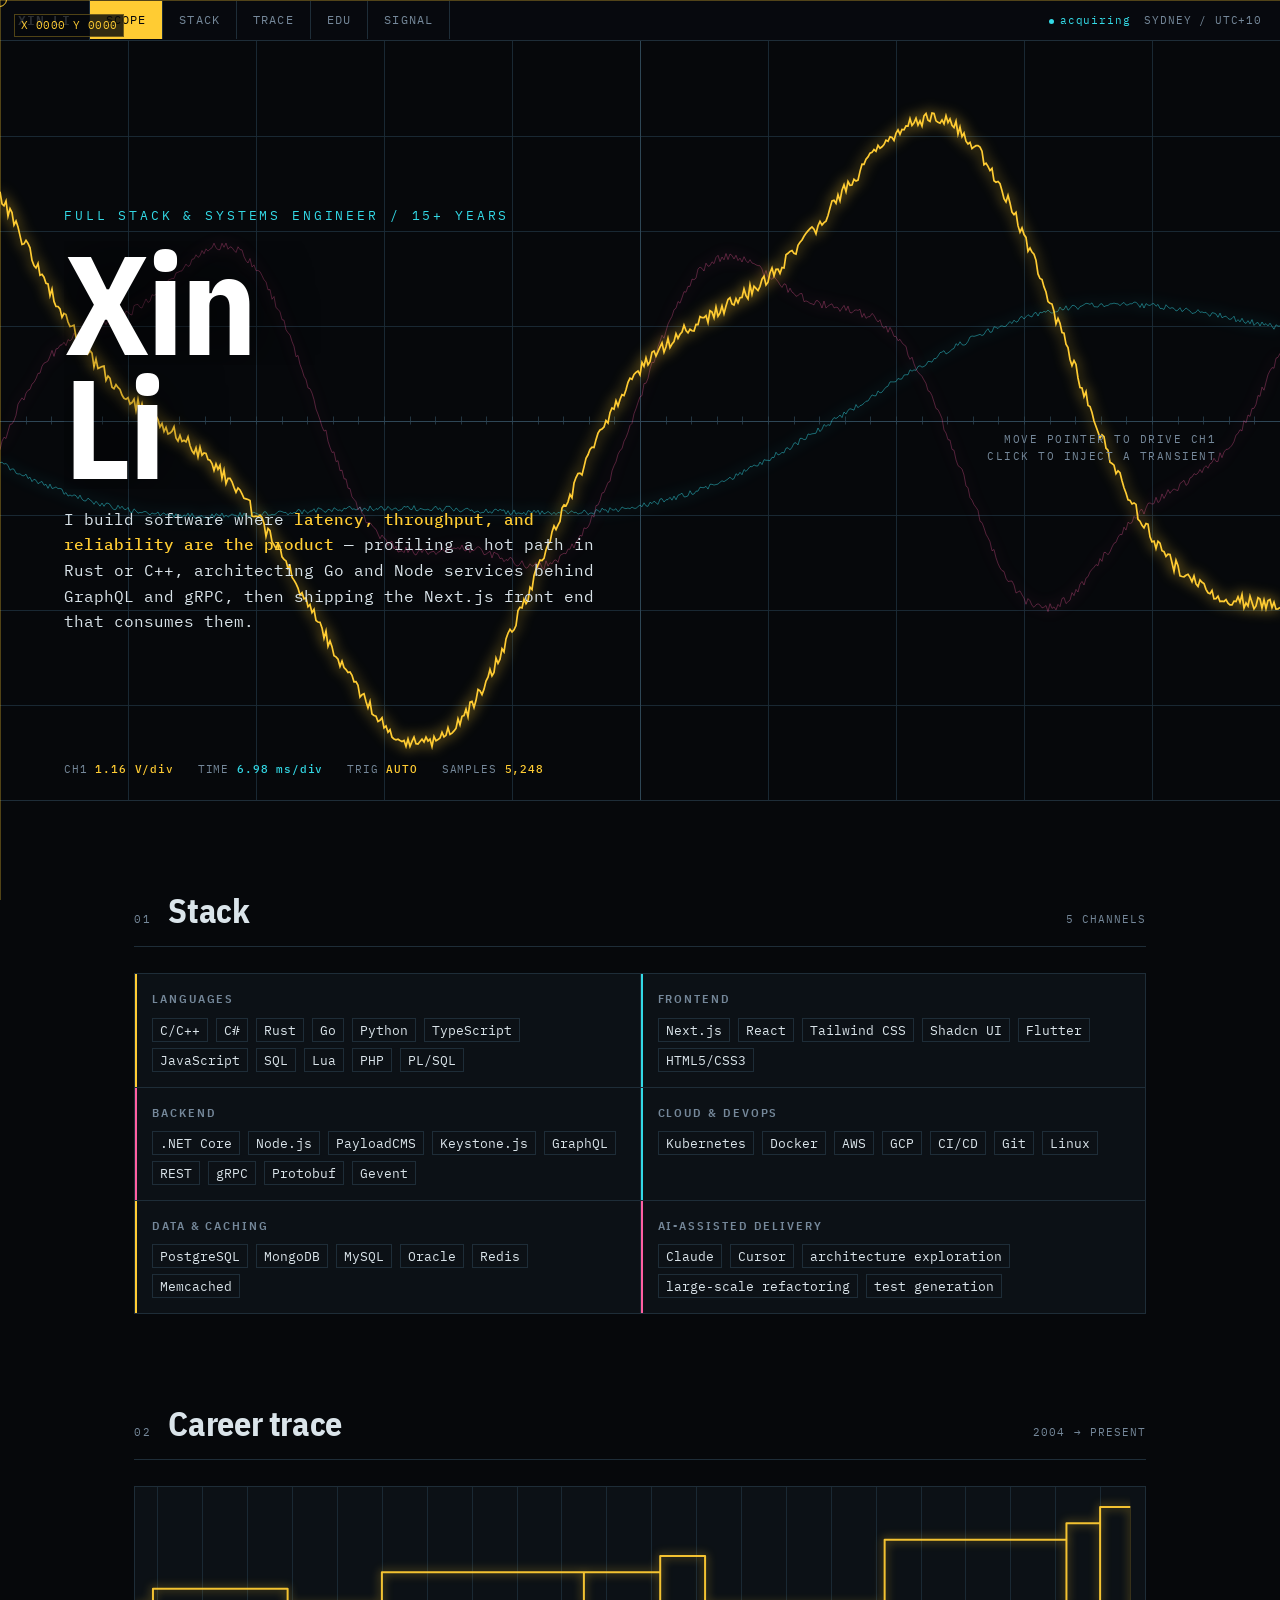
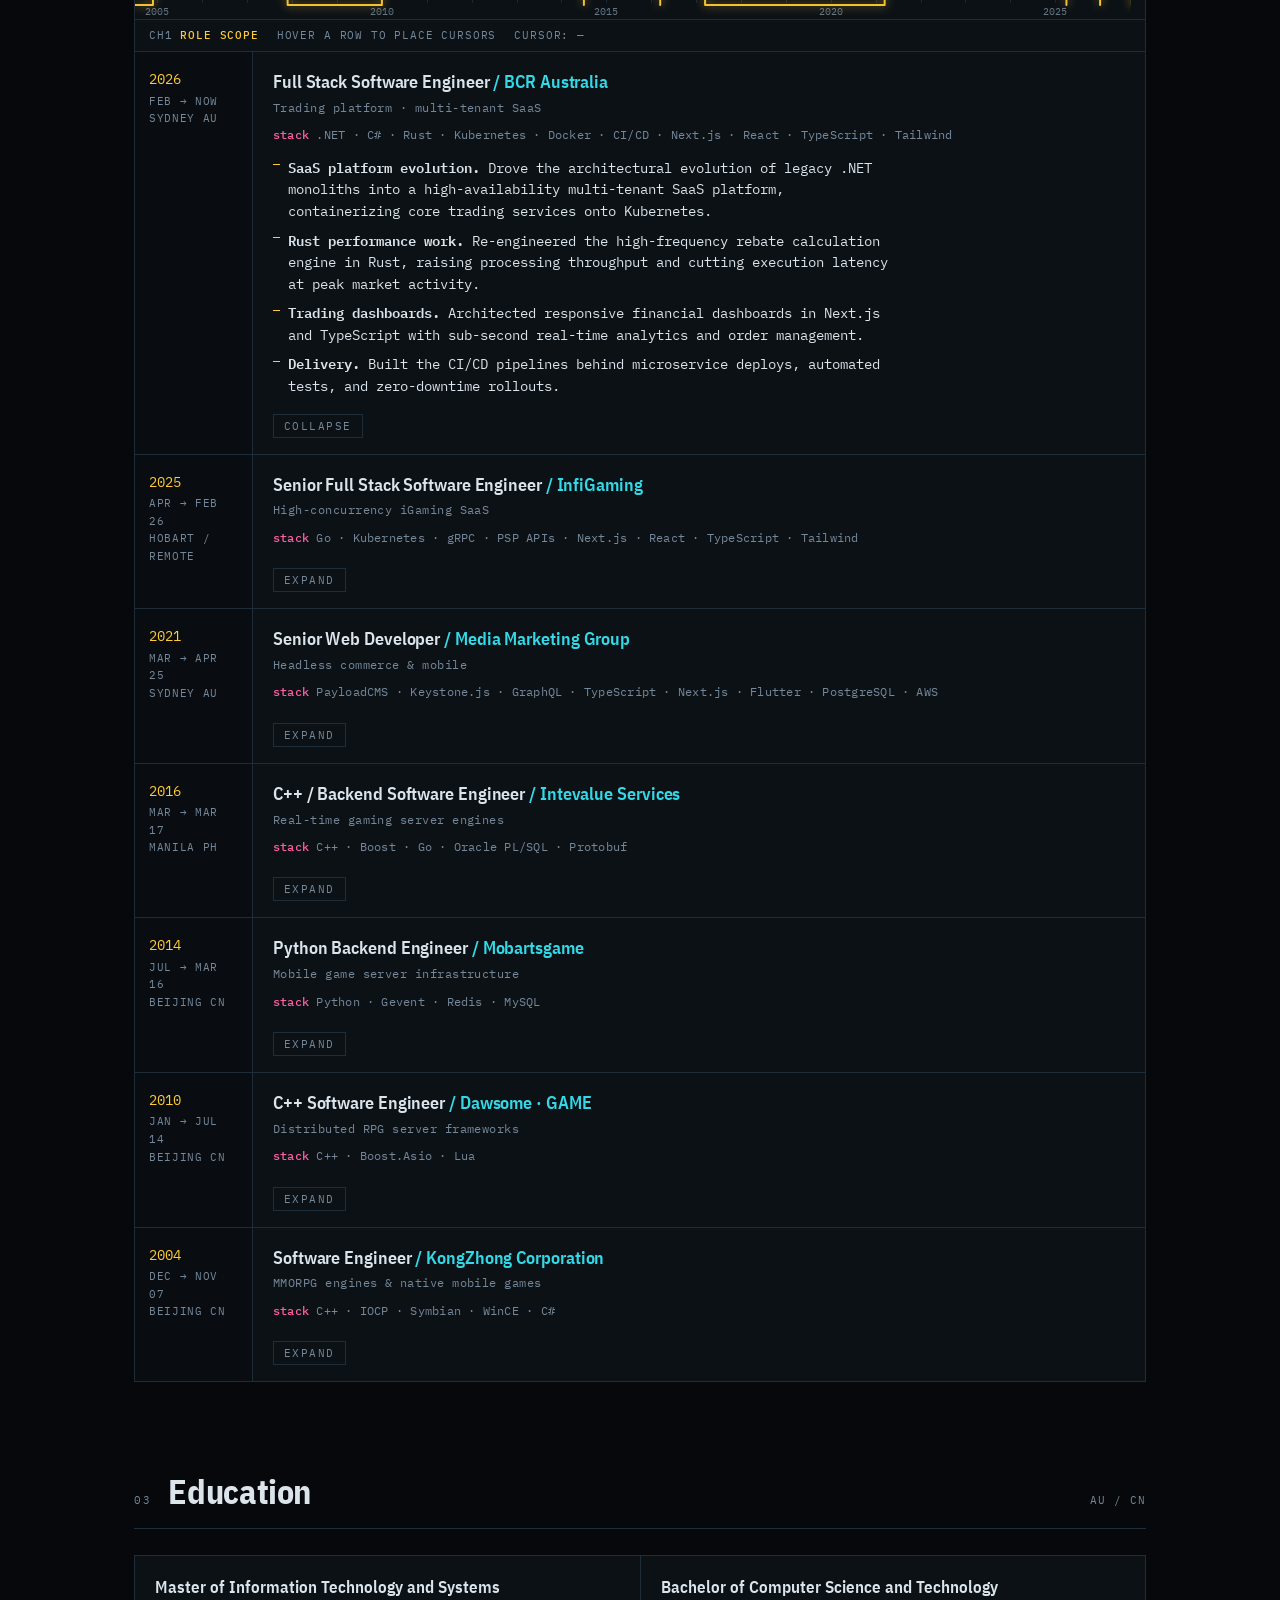
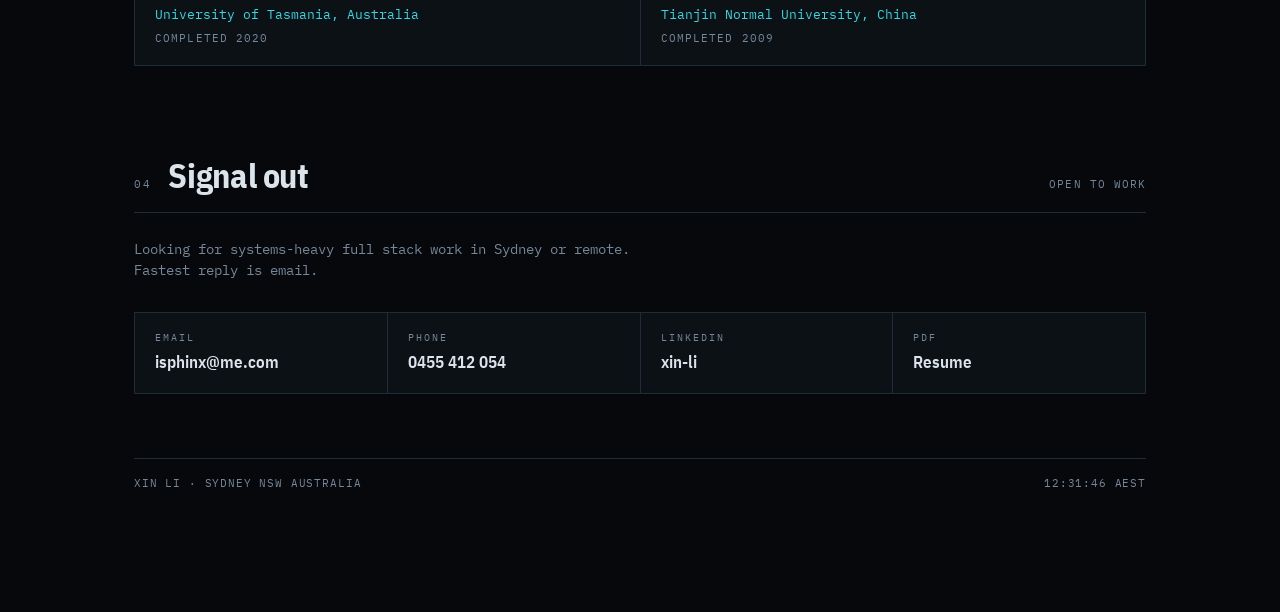
<file: previews/b-latency.html>
<!DOCTYPE html>
<html lang="en">
<head>
<meta charset="UTF-8">
<meta name="viewport" content="width=device-width, initial-scale=1">
<title>Xin Li — latency, throughput, reliability</title>
<meta name="description" content="Xin Li — Full Stack &amp; Systems Software Engineer, Sydney.">
<link rel="preconnect" href="https://fonts.googleapis.com">
<link rel="preconnect" href="https://fonts.gstatic.com" crossorigin>
<link href="https://fonts.googleapis.com/css2?family=IBM+Plex+Mono:wght@400;500;600&family=IBM+Plex+Sans+Condensed:wght@400;600;700&display=swap" rel="stylesheet">
<style>
:root{
  --black:#06080b;
  --panel:#0c1116;
  --panel-2:#111820;
  --grid:#16232c;
  --edge:#1e2d38;
  --fg:#dae4ea;
  --dim:#75889a;
  --ch1:#ffcc33;   /* channel 1 — yellow phosphor */
  --ch2:#33d9e6;   /* channel 2 — cyan */
  --ch3:#ff5fa2;   /* channel 3 — magenta */
}
*{box-sizing:border-box}
html{scroll-behavior:smooth}
body{
  margin:0;background:var(--black);color:var(--fg);
  font-family:"IBM Plex Mono",ui-monospace,Menlo,monospace;
  font-size:13.5px;line-height:1.6;overflow-x:hidden;
  -webkit-font-smoothing:antialiased;
}
h1,h2,h3,.disp{font-family:"IBM Plex Sans Condensed","IBM Plex Mono",sans-serif}
a{color:inherit;text-decoration:none}

/* ---------- crosshair cursor ---------- */
body.armed{cursor:none}
.xh{position:fixed;z-index:9000;pointer-events:none;background:rgba(255,204,51,.3)}
#xh-v{width:1px;top:0;height:100vh}
#xh-h{height:1px;left:0;width:100vw}
#xh-dot{
  position:fixed;z-index:9001;pointer-events:none;width:15px;height:15px;
  margin:-8px 0 0 -8px;border:1px solid var(--ch1);border-radius:50%;
  transition:width .16s,height .16s,margin .16s,background .16s;
}
#xh-dot.hot{width:30px;height:30px;margin:-15px 0 0 -15px;background:rgba(255,204,51,.12)}
#readout{
  position:fixed;z-index:9001;pointer-events:none;
  font-size:10.5px;letter-spacing:.04em;color:var(--ch1);
  background:rgba(6,8,11,.82);border:1px solid rgba(255,204,51,.3);
  padding:2px 6px;transform:translate(14px,14px);white-space:nowrap;
}

/* ---------- top bar ---------- */
.bar{
  position:sticky;top:0;z-index:100;display:flex;align-items:center;gap:0;
  background:rgba(8,11,15,.9);border-bottom:1px solid var(--edge);backdrop-filter:blur(10px);
}
.brand{padding:10px 18px;font-weight:600;letter-spacing:.06em;font-size:12.5px;border-right:1px solid var(--edge)}
.brand .b{color:var(--ch1)}
.bar nav{display:flex;overflow-x:auto;scrollbar-width:none}
.bar nav::-webkit-scrollbar{display:none}
.bar nav a{
  padding:10px 16px;font-size:11.5px;letter-spacing:.1em;color:var(--dim);
  border-right:1px solid var(--edge);transition:color .2s,background .2s;white-space:nowrap;
}
.bar nav a:hover{color:var(--ch1);background:var(--panel)}
.bar nav a.on{color:var(--black);background:var(--ch1)}
.armed-state{margin-left:auto;display:flex;gap:14px;padding:0 18px;font-size:10.5px;letter-spacing:.08em;color:var(--dim)}
.armed-state .run{color:var(--ch2)}
.armed-state .run::before{content:"";display:inline-block;width:5px;height:5px;background:var(--ch2);border-radius:50%;margin-right:6px;animation:pulse 1.6s infinite}
@keyframes pulse{0%,100%{opacity:1}50%{opacity:.2}}

/* ---------- scope hero ---------- */
.hero{position:relative;height:min(88vh,760px);min-height:520px;border-bottom:1px solid var(--edge);overflow:hidden}
#scope{position:absolute;inset:0;width:100%;height:100%;display:block}
.hero-fg{position:relative;z-index:3;height:100%;display:flex;flex-direction:column;justify-content:center;padding:0 clamp(20px,5vw,64px);pointer-events:none}
.hero h1{
  font-size:clamp(52px,11vw,150px);font-weight:700;line-height:.88;letter-spacing:-.02em;
  margin:0;color:#fff;text-shadow:0 0 60px rgba(0,0,0,.9);
}
.hero h1 .w{display:block;overflow:hidden}
.hero h1 .w i{display:block;font-style:normal;transform:translateY(105%);animation:rise .95s cubic-bezier(.16,1,.3,1) forwards}
.hero h1 .w:nth-child(2) i{animation-delay:.11s}
@keyframes rise{to{transform:none}}
.hero .sub{
  margin:18px 0 0;max-width:56ch;font-size:clamp(13px,1.5vw,16px);color:var(--fg);
  opacity:0;animation:fade 1s .5s forwards;
}
.hero .sub b{color:var(--ch1);font-weight:500}
@keyframes fade{to{opacity:1}}
.hero .role{
  font-family:"IBM Plex Mono",monospace;font-size:clamp(11px,1.3vw,13px);letter-spacing:.22em;
  color:var(--ch2);margin:0 0 14px;opacity:0;animation:fade .8s .25s forwards;
}
.scope-hud{
  position:absolute;z-index:3;left:clamp(20px,5vw,64px);bottom:22px;right:clamp(20px,5vw,64px);
  display:flex;gap:24px;flex-wrap:wrap;font-size:10.5px;letter-spacing:.08em;color:var(--dim);
  opacity:0;animation:fade 1s .9s forwards;
}
.scope-hud b{color:var(--ch1);font-weight:500}
.scope-hud .c2 b{color:var(--ch2)}
.nudge{position:absolute;z-index:3;right:clamp(20px,5vw,64px);top:50%;font-size:10.5px;letter-spacing:.14em;color:var(--dim);text-align:right;opacity:0;animation:fade 1s 1.4s forwards}

/* ---------- layout ---------- */
.wrap{max-width:1140px;margin:0 auto;padding:0 clamp(20px,5vw,64px) 120px}
section{padding:82px 0 0;scroll-margin-top:44px}
.head{display:flex;align-items:baseline;gap:16px;border-bottom:1px solid var(--edge);padding-bottom:9px;margin-bottom:26px}
.head h2{font-size:clamp(22px,3vw,34px);font-weight:700;letter-spacing:-.01em;margin:0}
.head .idx{font-size:10.5px;letter-spacing:.2em;color:var(--dim)}
.head .unit{margin-left:auto;font-size:10.5px;letter-spacing:.1em;color:var(--dim)}

/* ---------- skills ---------- */
.grid{display:grid;gap:1px;background:var(--edge);border:1px solid var(--edge)}
.cell{background:var(--panel);padding:15px 17px;position:relative;overflow:hidden;transition:background .22s}
.cell:hover{background:var(--panel-2)}
.cell::after{
  content:"";position:absolute;left:0;top:0;bottom:0;width:2px;background:var(--ch1);
  transform:scaleY(0);transform-origin:bottom;transition:transform .5s cubic-bezier(.2,.9,.2,1);
}
.cell.seen::after{transform:none}
.cell:nth-child(2n)::after{background:var(--ch2)}
.cell:nth-child(3n)::after{background:var(--ch3)}
.cell h3{margin:0 0 9px;font-size:12px;letter-spacing:.16em;color:var(--dim);font-weight:600}
.cell .items{display:flex;flex-wrap:wrap;gap:6px 8px}
.cell .items span{
  font-size:12.5px;color:var(--fg);padding:1px 7px;border:1px solid var(--edge);
  transition:border-color .16s,color .16s,transform .16s;
}
.cell .items span:hover{border-color:var(--ch1);color:var(--ch1);transform:translateY(-2px)}
@media (min-width:720px){.grid{grid-template-columns:1fr 1fr}}

/* ---------- career trace ---------- */
.trace-box{border:1px solid var(--edge);background:var(--panel);margin-bottom:0}
#trace{display:block;width:100%;height:132px}
.trace-legend{display:flex;gap:18px;padding:7px 14px;border-top:1px solid var(--edge);font-size:10.5px;letter-spacing:.08em;color:var(--dim);flex-wrap:wrap}
.trace-legend b{font-weight:500}

.jobs{border:1px solid var(--edge);border-top:0}
.job{
  display:grid;grid-template-columns:118px 1fr;gap:0;
  border-top:1px solid var(--edge);background:var(--panel);
  transition:background .2s;
}
.job:first-child{border-top:0}
.job.hot{background:var(--panel-2)}
.job .when{
  padding:16px 14px;border-right:1px solid var(--edge);font-size:11px;letter-spacing:.06em;
  color:var(--dim);background:rgba(0,0,0,.22);
}
.job .when .yr{display:block;color:var(--ch1);font-size:14px;letter-spacing:0;margin-bottom:2px}
.job.hot .when .yr{color:#fff}
.job .main{padding:16px 20px;min-width:0}
.job h3{margin:0;font-size:18px;font-weight:600;letter-spacing:-.005em}
.job h3 .co{color:var(--ch2)}
.job .where{font-size:11.5px;color:var(--dim);margin-top:2px;letter-spacing:.04em}
.job .stack{margin-top:9px;font-size:11.5px;color:var(--dim);letter-spacing:.02em}
.job .stack b{color:var(--ch3);font-weight:500}
.job ul{list-style:none;margin:11px 0 0;padding:0;
  max-height:0;overflow:hidden;transition:max-height .45s cubic-bezier(.2,.9,.2,1),opacity .3s;opacity:.55}
.job.open ul{max-height:340px;opacity:1}
.job li{position:relative;padding-left:15px;margin-bottom:6px;max-width:78ch}
.job li::before{content:"";position:absolute;left:0;top:.62em;width:7px;height:1px;background:var(--ch1)}
.job li b{color:var(--fg);font-weight:600}
.job .toggle{
  margin-top:10px;font-size:10.5px;letter-spacing:.14em;color:var(--dim);
  background:0;border:1px solid var(--edge);padding:4px 10px;font-family:inherit;
  transition:color .2s,border-color .2s;
}
.job .toggle:hover{color:var(--ch1);border-color:var(--ch1)}
body.armed .job .toggle{cursor:none}

/* ---------- education / contact ---------- */
.two{display:grid;gap:1px;background:var(--edge);border:1px solid var(--edge)}
@media (min-width:720px){.two{grid-template-columns:1fr 1fr}}
.edu{background:var(--panel);padding:18px 20px}
.edu .deg{font-family:"IBM Plex Sans Condensed",sans-serif;font-size:17px;font-weight:600}
.edu .sc{color:var(--ch2);font-size:12.5px;margin-top:3px}
.edu .yr{color:var(--dim);font-size:11px;letter-spacing:.1em;margin-top:6px}
.cta{margin-top:30px;display:flex;flex-wrap:wrap;gap:1px;background:var(--edge);border:1px solid var(--edge)}
.cta a{
  flex:1 1 200px;background:var(--panel);padding:17px 20px;
  display:flex;flex-direction:column;gap:3px;transition:background .2s,color .2s;
}
.cta a:hover{background:var(--ch1);color:var(--black)}
.cta a .lbl{font-size:10px;letter-spacing:.2em;color:var(--dim)}
.cta a:hover .lbl{color:rgba(6,8,11,.7)}
.cta a .val{font-family:"IBM Plex Sans Condensed",sans-serif;font-size:17px;font-weight:600}
footer{margin-top:64px;display:flex;justify-content:space-between;gap:20px;flex-wrap:wrap;
  border-top:1px solid var(--edge);padding-top:16px;font-size:10.5px;letter-spacing:.08em;color:var(--dim)}

.rv{opacity:0;transform:translateY(16px)}
.rv.seen{opacity:1;transform:none;transition:opacity .6s,transform .7s cubic-bezier(.2,.9,.2,1)}

@media (max-width:640px){
  .job{grid-template-columns:1fr}
  .job .when{border-right:0;border-bottom:1px solid var(--edge)}
  .armed-state{display:none}
}
@media (prefers-reduced-motion:reduce){
  *{animation-duration:.01ms!important;animation-delay:0s!important;transition:none!important}
  .rv{opacity:1;transform:none}
  .hero h1 .w i{transform:none}
}
</style>
</head>
<body>

<div class="xh" id="xh-v"></div>
<div class="xh" id="xh-h"></div>
<div id="xh-dot"></div>
<div id="readout">—</div>

<div class="bar">
  <span class="brand">XIN<span class="b">.</span>LI</span>
  <nav>
    <a href="#top" class="on">SCOPE</a>
    <a href="#skills">STACK</a>
    <a href="#work">TRACE</a>
    <a href="#education">EDU</a>
    <a href="#contact">SIGNAL</a>
  </nav>
  <div class="armed-state">
    <span class="run">acquiring</span>
    <span>SYDNEY / UTC+10</span>
  </div>
</div>

<header class="hero" id="top">
  <canvas id="scope"></canvas>
  <div class="hero-fg">
    <p class="role">FULL STACK &amp; SYSTEMS ENGINEER / 15+ YEARS</p>
    <h1><span class="w"><i>Xin</i></span><span class="w"><i>Li</i></span></h1>
    <p class="sub">I build software where <b>latency, throughput, and reliability are the product</b> — profiling a hot path in Rust or C++, architecting Go and Node services behind GraphQL and gRPC, then shipping the Next.js front end that consumes them.</p>
  </div>
  <div class="scope-hud">
    <span>CH1 <b id="hudAmp">1.00 V/div</b></span>
    <span class="c2">TIME <b id="hudTime">2.0 ms/div</b></span>
    <span>TRIG <b id="hudTrig">AUTO</b></span>
    <span>SAMPLES <b id="hudN">0</b></span>
  </div>
  <p class="nudge">MOVE POINTER TO DRIVE CH1<br>CLICK TO INJECT A TRANSIENT</p>
</header>

<div class="wrap">

  <section id="skills">
    <div class="head">
      <span class="idx">01</span>
      <h2>Stack</h2>
      <span class="unit">5 CHANNELS</span>
    </div>
    <div class="grid">
      <div class="cell rv"><h3>LANGUAGES</h3><div class="items" data-items="C/C++, C#, Rust, Go, Python, TypeScript, JavaScript, SQL, Lua, PHP, PL/SQL"></div></div>
      <div class="cell rv"><h3>FRONTEND</h3><div class="items" data-items="Next.js, React, Tailwind CSS, Shadcn UI, Flutter, HTML5/CSS3"></div></div>
      <div class="cell rv"><h3>BACKEND</h3><div class="items" data-items=".NET Core, Node.js, PayloadCMS, Keystone.js, GraphQL, REST, gRPC, Protobuf, Gevent"></div></div>
      <div class="cell rv"><h3>CLOUD &amp; DEVOPS</h3><div class="items" data-items="Kubernetes, Docker, AWS, GCP, CI/CD, Git, Linux"></div></div>
      <div class="cell rv"><h3>DATA &amp; CACHING</h3><div class="items" data-items="PostgreSQL, MongoDB, MySQL, Oracle, Redis, Memcached"></div></div>
      <div class="cell rv"><h3>AI-ASSISTED DELIVERY</h3><div class="items" data-items="Claude, Cursor, architecture exploration, large-scale refactoring, test generation"></div></div>
    </div>
  </section>

  <section id="work">
    <div class="head">
      <span class="idx">02</span>
      <h2>Career trace</h2>
      <span class="unit">2004 → PRESENT</span>
    </div>
    <div class="trace-box rv">
      <canvas id="trace"></canvas>
      <div class="trace-legend">
        <span>CH1 <b style="color:var(--ch1)">ROLE SCOPE</b></span>
        <span>HOVER A ROW TO PLACE CURSORS</span>
        <span id="traceSel">CURSOR: —</span>
      </div>
    </div>
    <div class="jobs rv" id="jobs">

      <article class="job open" data-from="2026" data-to="2026.7" data-level="6">
        <div class="when"><span class="yr">2026</span>FEB → NOW<br>SYDNEY AU</div>
        <div class="main">
          <h3>Full Stack Software Engineer <span class="co">/ BCR Australia</span></h3>
          <div class="where">Trading platform · multi-tenant SaaS</div>
          <div class="stack"><b>stack</b> .NET · C# · Rust · Kubernetes · Docker · CI/CD · Next.js · React · TypeScript · Tailwind</div>
          <ul>
            <li><b>SaaS platform evolution.</b> Drove the architectural evolution of legacy .NET monoliths into a high-availability multi-tenant SaaS platform, containerizing core trading services onto Kubernetes.</li>
            <li><b>Rust performance work.</b> Re-engineered the high-frequency rebate calculation engine in Rust, raising processing throughput and cutting execution latency at peak market activity.</li>
            <li><b>Trading dashboards.</b> Architected responsive financial dashboards in Next.js and TypeScript with sub-second real-time analytics and order management.</li>
            <li><b>Delivery.</b> Built the CI/CD pipelines behind microservice deploys, automated tests, and zero-downtime rollouts.</li>
          </ul>
          <button class="toggle">COLLAPSE</button>
        </div>
      </article>

      <article class="job" data-from="2025.25" data-to="2026" data-level="5">
        <div class="when"><span class="yr">2025</span>APR → FEB 26<br>HOBART / REMOTE</div>
        <div class="main">
          <h3>Senior Full Stack Software Engineer <span class="co">/ InfiGaming</span></h3>
          <div class="where">High-concurrency iGaming SaaS</div>
          <div class="stack"><b>stack</b> Go · Kubernetes · gRPC · PSP APIs · Next.js · React · TypeScript · Tailwind</div>
          <ul>
            <li><b>Go microservices.</b> Architected scalable low-latency services for a high-concurrency SaaS platform serving global enterprise clients.</li>
            <li><b>Wallet infrastructure.</b> Built secure multi-tenant portals and core wallet services with real-time balances, multi-currency support, and transaction auditing.</li>
            <li><b>Payment aggregation.</b> Integrated global PSP APIs for deposits and withdrawals with idempotent processing and security validation.</li>
            <li><b>Frontends.</b> Shipped modular management portals and consumer-facing interfaces on Next.js.</li>
          </ul>
          <button class="toggle">EXPAND</button>
        </div>
      </article>

      <article class="job" data-from="2021.2" data-to="2025.25" data-level="4">
        <div class="when"><span class="yr">2021</span>MAR → APR 25<br>SYDNEY AU</div>
        <div class="main">
          <h3>Senior Web Developer <span class="co">/ Media Marketing Group</span></h3>
          <div class="where">Headless commerce &amp; mobile</div>
          <div class="stack"><b>stack</b> PayloadCMS · Keystone.js · GraphQL · TypeScript · Next.js · Flutter · PostgreSQL · AWS</div>
          <ul>
            <li><b>Headless commerce.</b> Engineered e-commerce backends on PayloadCMS, Keystone.js, GraphQL, PostgreSQL, and MongoDB, integrating logistics and POS APIs (SwiftPOS, Retail Express, Shippit, Sherpa).</li>
            <li><b>Web and mobile.</b> Shipped responsive web apps in Next.js alongside cross-platform mobile apps in Flutter.</li>
            <li><b>Cloud.</b> Ran containerized deployments on AWS ECS, EC2, and Lambda with optimized asset delivery.</li>
          </ul>
          <button class="toggle">EXPAND</button>
        </div>
      </article>

      <article class="job" data-from="2016.2" data-to="2017.2" data-level="3">
        <div class="when"><span class="yr">2016</span>MAR → MAR 17<br>MANILA PH</div>
        <div class="main">
          <h3>C++ / Backend Software Engineer <span class="co">/ Intevalue Services</span></h3>
          <div class="where">Real-time gaming server engines</div>
          <div class="stack"><b>stack</b> C++ · Boost · Go · Oracle PL/SQL · Protobuf</div>
          <ul>
            <li>Maintained core server engines for high-traffic online gaming platforms, tuning socket connections and data pipelines.</li>
            <li>Implemented backend APIs in C++/Boost and Go over Oracle PL/SQL for real-time game logic and high-throughput persistence.</li>
            <li>Designed unified binary network protocols with Protobuf.</li>
          </ul>
          <button class="toggle">EXPAND</button>
        </div>
      </article>

      <article class="job" data-from="2014.5" data-to="2016.2" data-level="2">
        <div class="when"><span class="yr">2014</span>JUL → MAR 16<br>BEIJING CN</div>
        <div class="main">
          <h3>Python Backend Engineer <span class="co">/ Mobartsgame</span></h3>
          <div class="where">Mobile game server infrastructure</div>
          <div class="stack"><b>stack</b> Python · Gevent · Redis · MySQL</div>
          <ul>
            <li>Optimized server infrastructure with Python and Gevent coroutines for high-concurrency non-blocking network I/O.</li>
            <li>Layered Redis over MySQL as an in-memory cache, sharply improving player data retrieval.</li>
          </ul>
          <button class="toggle">EXPAND</button>
        </div>
      </article>

      <article class="job" data-from="2010" data-to="2014.5" data-level="2">
        <div class="when"><span class="yr">2010</span>JAN → JUL 14<br>BEIJING CN</div>
        <div class="main">
          <h3>C++ Software Engineer <span class="co">/ Dawsome · GAME</span></h3>
          <div class="where">Distributed RPG server frameworks</div>
          <div class="stack"><b>stack</b> C++ · Boost.Asio · Lua</div>
          <ul>
            <li>Designed distributed RPG server frameworks on C++ and Boost.Asio, routing low-latency packets across server clusters.</li>
            <li>Embedded Lua scripting engines in C++ cores for dynamic feature updates.</li>
          </ul>
          <button class="toggle">EXPAND</button>
        </div>
      </article>

      <article class="job" data-from="2004.9" data-to="2007.9" data-level="1">
        <div class="when"><span class="yr">2004</span>DEC → NOV 07<br>BEIJING CN</div>
        <div class="main">
          <h3>Software Engineer <span class="co">/ KongZhong Corporation</span></h3>
          <div class="where">MMORPG engines &amp; native mobile games</div>
          <div class="stack"><b>stack</b> C++ · IOCP · Symbian · WinCE · C#</div>
          <ul>
            <li>Built and maintained MMORPG server engines on Windows using C++ and I/O Completion Ports.</li>
            <li>Wrote native mobile action games for Symbian (C++) and WinCE (C#, DirectDraw).</li>
          </ul>
          <button class="toggle">EXPAND</button>
        </div>
      </article>
    </div>
  </section>

  <section id="education">
    <div class="head">
      <span class="idx">03</span>
      <h2>Education</h2>
      <span class="unit">AU / CN</span>
    </div>
    <div class="two rv">
      <div class="edu">
        <div class="deg">Master of Information Technology and Systems</div>
        <div class="sc">University of Tasmania, Australia</div>
        <div class="yr">COMPLETED 2020</div>
      </div>
      <div class="edu">
        <div class="deg">Bachelor of Computer Science and Technology</div>
        <div class="sc">Tianjin Normal University, China</div>
        <div class="yr">COMPLETED 2009</div>
      </div>
    </div>
  </section>

  <section id="contact">
    <div class="head">
      <span class="idx">04</span>
      <h2>Signal out</h2>
      <span class="unit">OPEN TO WORK</span>
    </div>
    <p class="rv" style="max-width:62ch;color:var(--dim)">Looking for systems-heavy full stack work in Sydney or remote. Fastest reply is email.</p>
    <div class="cta rv">
      <a href="mailto:isphinx@me.com"><span class="lbl">EMAIL</span><span class="val">isphinx@me.com</span></a>
      <a href="tel:+61455412054"><span class="lbl">PHONE</span><span class="val">0455 412 054</span></a>
      <a href="https://linkedin.com/in/xin-li-a99321108"><span class="lbl">LINKEDIN</span><span class="val">xin-li</span></a>
      <a href="../resume/resume.pdf"><span class="lbl">PDF</span><span class="val">Resume</span></a>
    </div>
    <footer>
      <span>XIN LI · SYDNEY NSW AUSTRALIA</span>
      <span id="footClock">--:--:--</span>
    </footer>
  </section>
</div>

<script>
(function(){
const reduce = matchMedia('(prefers-reduced-motion: reduce)').matches;
const fine = matchMedia('(hover: hover) and (pointer: fine)').matches;
const dpr = Math.min(devicePixelRatio || 1, 2);

/* ================= crosshair ================= */
let mx = innerWidth/2, my = innerHeight*0.5;
if (fine){
  document.body.classList.add('armed');
  const v = document.getElementById('xh-v'), h = document.getElementById('xh-h');
  const dot = document.getElementById('xh-dot'), ro = document.getElementById('readout');
  addEventListener('mousemove', e=>{
    mx = e.clientX; my = e.clientY;
    v.style.transform = `translateX(${mx}px)`;
    h.style.transform = `translateY(${my}px)`;
    dot.style.transform = `translate(${mx}px,${my}px)`;
    ro.style.transform = `translate(${mx+14}px,${my+14}px)`;
    const hot = e.target.closest('a,button,.job,.cell');
    dot.classList.toggle('hot', !!hot);
    ro.textContent = hot
      ? (hot.matches('.job') ? 'X: '+(hot.dataset.from||'')+'  MEASURE' : 'SELECT')
      : `X ${String(mx).padStart(4,'0')}  Y ${String(my).padStart(4,'0')}`;
  }, {passive:true});
}

/* ================= hero oscilloscope ================= */
(function(){
  const cv = document.getElementById('scope'), g = cv.getContext('2d');
  let W=0, H=0, n=0, transients=[];
  function size(){
    const r = cv.getBoundingClientRect();
    W = cv.width = Math.max(1, r.width*dpr);
    H = cv.height = Math.max(1, r.height*dpr);
  }
  size(); addEventListener('resize', size);

  cv.parentElement.addEventListener('click', e=>{
    const r = cv.getBoundingClientRect();
    transients.push({x:(e.clientX-r.left)/r.width, life:1});
    if (transients.length > 6) transients.shift();
  });

  const hudAmp = document.getElementById('hudAmp');
  const hudTime = document.getElementById('hudTime');
  const hudN = document.getElementById('hudN');

  function grid(){
    g.strokeStyle = 'rgba(28,45,56,.9)'; g.lineWidth = 1*dpr;
    g.beginPath();
    for (let i=1;i<10;i++){ const x = Math.round(W*i/10)+.5; g.moveTo(x,0); g.lineTo(x,H); }
    for (let i=1;i<8;i++){ const y = Math.round(H*i/8)+.5; g.moveTo(0,y); g.lineTo(W,y); }
    g.stroke();
    /* centre axes with tick marks */
    g.strokeStyle = 'rgba(48,72,88,.95)';
    g.beginPath();
    g.moveTo(0, Math.round(H/2)+.5); g.lineTo(W, Math.round(H/2)+.5);
    g.moveTo(Math.round(W/2)+.5, 0); g.lineTo(Math.round(W/2)+.5, H);
    g.stroke();
    g.strokeStyle = 'rgba(48,72,88,.7)'; g.beginPath();
    for (let i=1;i<50;i++){ const x=Math.round(W*i/50)+.5; g.moveTo(x,H/2-4*dpr); g.lineTo(x,H/2+4*dpr); }
    g.stroke();
  }

  function trace(t, amp, freq, color, phase, width, alpha){
    g.beginPath();
    const step = Math.max(1, 2*dpr);
    for (let px=0; px<=W; px+=step){
      const u = px/W;
      let y = Math.sin(u*freq + t + phase) * amp;
      y += Math.sin(u*freq*2.7 + t*1.6 + phase) * amp*0.22;
      y += (Math.random()-.5) * amp * 0.05;
      for (const tr of transients){
        const d = u - tr.x;
        y += Math.exp(-(d*d)/0.00035) * Math.sin(d*420) * tr.life * amp * 1.5;
      }
      const yy = H/2 - y*H*0.30;
      px === 0 ? g.moveTo(px,yy) : g.lineTo(px,yy);
    }
    g.strokeStyle = color; g.globalAlpha = alpha;
    g.lineWidth = width*dpr; g.shadowBlur = 14*dpr; g.shadowColor = color;
    g.stroke();
    g.shadowBlur = 0; g.globalAlpha = 1;
  }

  let t = 0, sAmp = .5, sFreq = 18;
  (function frame(){
    const tgtAmp  = 0.25 + (1 - Math.min(1, Math.max(0, my/innerHeight))) * 0.95;
    const tgtFreq = 8 + (mx/innerWidth) * 46;
    sAmp  += (tgtAmp - sAmp) * .07;
    sFreq += (tgtFreq - sFreq) * .07;
    t += reduce ? 0 : 0.045;
    g.clearRect(0,0,W,H);
    grid();
    trace(t*0.6, sAmp*0.42, sFreq*0.55, 'rgba(51,217,230,1)', 2.1, 1, .45);
    trace(t*0.85, sAmp*0.62, sFreq*1.6, 'rgba(255,95,162,1)', 4.2, 1, .3);
    trace(t, sAmp, sFreq, 'rgba(255,204,51,1)', 0, 1.7, 1);
    transients.forEach(tr=>tr.life *= .955);
    transients = transients.filter(tr=>tr.life > .02);
    if ((n++ % 8) === 0){
      hudAmp.textContent = sAmp.toFixed(2) + ' V/div';
      hudTime.textContent = (60/sFreq).toFixed(2) + ' ms/div';
      hudN.textContent = (n*128).toLocaleString();
    }
    requestAnimationFrame(frame);
  })();
})();

/* ================= career trace ================= */
const jobs = [...document.querySelectorAll('.job')];
(function(){
  const cv = document.getElementById('trace'), g = cv.getContext('2d');
  const Y0 = 2004.5, Y1 = 2027;
  let W=0,H=0, sel=-1, reveal=0;
  const segs = jobs.map(j=>({
    from:+j.dataset.from, to:+j.dataset.to, lvl:+j.dataset.level,
    label:j.querySelector('h3 .co').textContent.replace('/ ','').trim()
  }));
  function size(){
    const r = cv.getBoundingClientRect();
    W = cv.width = Math.max(1, r.width*dpr);
    H = cv.height = Math.max(1, r.height*dpr);
  }
  size(); addEventListener('resize', size);
  const X = y => (y-Y0)/(Y1-Y0)*W;
  const Y = l => H - 14*dpr - (l/6)*(H-34*dpr);

  function draw(){
    g.clearRect(0,0,W,H);
    /* grid + year ticks */
    g.strokeStyle='rgba(28,45,56,.9)'; g.lineWidth=1*dpr;
    g.font = `${9.5*dpr}px "IBM Plex Mono", monospace`; g.textAlign='center';
    g.beginPath();
    for (let y=2005; y<=2026; y++){
      const x = Math.round(X(y))+.5;
      g.moveTo(x, 0); g.lineTo(x, H-16*dpr);
    }
    g.stroke();
    g.fillStyle='rgba(117,136,154,.85)';
    for (let y=2005; y<=2025; y+=5) g.fillText(String(y), X(y), H-4*dpr);

    /* step waveform */
    const cut = X(Y0) + (X(Y1)-X(Y0)) * reveal;
    g.save();
    g.beginPath(); g.rect(0,0,cut,H); g.clip();
    g.lineWidth = 2*dpr; g.lineJoin='round';
    const base = Y(0);
    const ordered = [...segs].sort((a,b)=>a.from-b.from);
    g.beginPath(); g.moveTo(0, base);
    for (const s of ordered){
      g.lineTo(X(s.from), base); g.lineTo(X(s.from), Y(s.lvl));
      g.lineTo(X(s.to), Y(s.lvl)); g.lineTo(X(s.to), base);
    }
    g.lineTo(W, base);
    g.strokeStyle='rgba(255,204,51,.95)'; g.shadowBlur=10*dpr; g.shadowColor='rgba(255,204,51,.7)';
    g.stroke(); g.shadowBlur=0;
    g.restore();

    /* selection cursors */
    if (sel >= 0){
      const s = segs[sel];
      g.fillStyle = 'rgba(51,217,230,.10)';
      g.fillRect(X(s.from), 0, X(s.to)-X(s.from), H-16*dpr);
      g.strokeStyle='rgba(51,217,230,.9)'; g.lineWidth=1*dpr;
      g.setLineDash([4*dpr, 4*dpr]);
      g.beginPath();
      g.moveTo(Math.round(X(s.from))+.5, 0); g.lineTo(Math.round(X(s.from))+.5, H-16*dpr);
      g.moveTo(Math.round(X(s.to))+.5, 0);   g.lineTo(Math.round(X(s.to))+.5, H-16*dpr);
      g.stroke(); g.setLineDash([]);
      g.fillStyle='rgba(51,217,230,1)';
      g.beginPath(); g.arc(X(s.from), Y(s.lvl), 3.5*dpr, 0, 7); g.fill();
      g.beginPath(); g.arc(X(s.to), Y(s.lvl), 3.5*dpr, 0, 7); g.fill();
    }
    requestAnimationFrame(draw);
  }
  draw();

  const selOut = document.getElementById('traceSel');
  jobs.forEach((j,i)=>{
    j.addEventListener('mouseenter', ()=>{
      sel = i; j.classList.add('hot');
      const s = segs[i];
      selOut.textContent = `CURSOR: ${s.label} · Δ ${(s.to-s.from).toFixed(1)} yr`;
    });
    j.addEventListener('mouseleave', ()=>{ j.classList.remove('hot'); });
    j.querySelector('.toggle').addEventListener('click', ()=>{
      const open = j.classList.toggle('open');
      j.querySelector('.toggle').textContent = open ? 'COLLAPSE' : 'EXPAND';
    });
  });

  const tio = new IntersectionObserver(es=>{
    if (!es[0].isIntersecting) return;
    if (reduce){ reveal = 1; return; }
    const t0 = performance.now();
    (function grow(){
      const p = Math.min(1, (performance.now()-t0)/1700);
      reveal = 1 - Math.pow(1-p, 3);
      if (p < 1) requestAnimationFrame(grow);
    })();
    tio.disconnect();
  }, {threshold:.4});
  tio.observe(cv);
})();

/* ================= skills chips ================= */
document.querySelectorAll('[data-items]').forEach(el=>{
  el.innerHTML = el.dataset.items.split(', ').map(s=>`<span>${s}</span>`).join('');
});

/* ================= reveal ================= */
const io = new IntersectionObserver(es=>{
  es.forEach((e,i)=>{
    if (!e.isIntersecting) return;
    setTimeout(()=>e.target.classList.add('seen'), 60);
    io.unobserve(e.target);
  });
}, {threshold:.15});
document.querySelectorAll('.rv,.cell').forEach(el=>io.observe(el));

/* ================= nav spy ================= */
const links = [...document.querySelectorAll('.bar nav a')];
const spy = new IntersectionObserver(es=>{
  es.forEach(e=>{
    if (!e.isIntersecting) return;
    links.forEach(a=>a.classList.toggle('on', a.getAttribute('href') === '#'+e.target.id));
  });
}, {rootMargin:'-45% 0px -50% 0px'});
['top','skills','work','education','contact'].forEach(id=>{
  const el=document.getElementById(id); if (el) spy.observe(el);
});

/* ================= clock ================= */
const clock = document.getElementById('footClock');
setInterval(()=>{
  clock.textContent = new Date().toLocaleTimeString('en-AU',{timeZone:'Australia/Sydney',hour12:false}) + ' AEST';
}, 1000);
})();
</script>
</body>
</html>
</file>
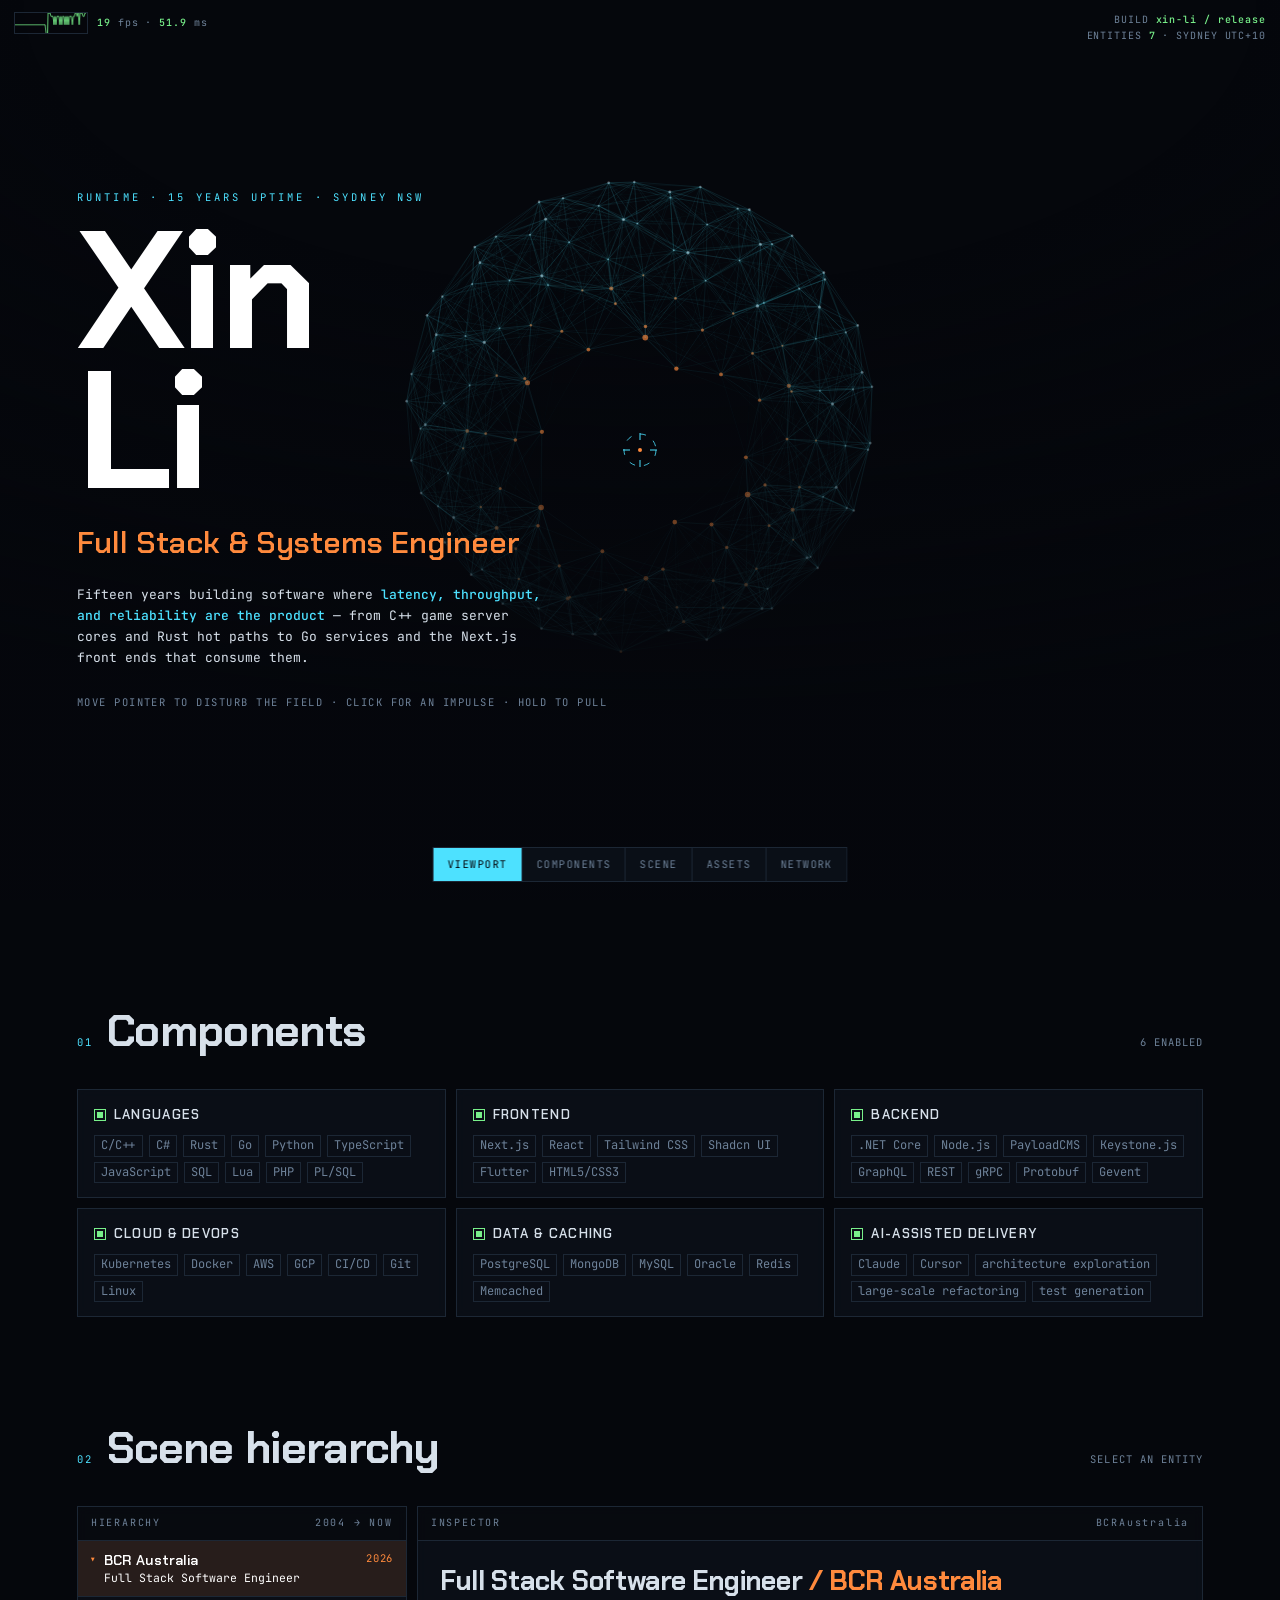
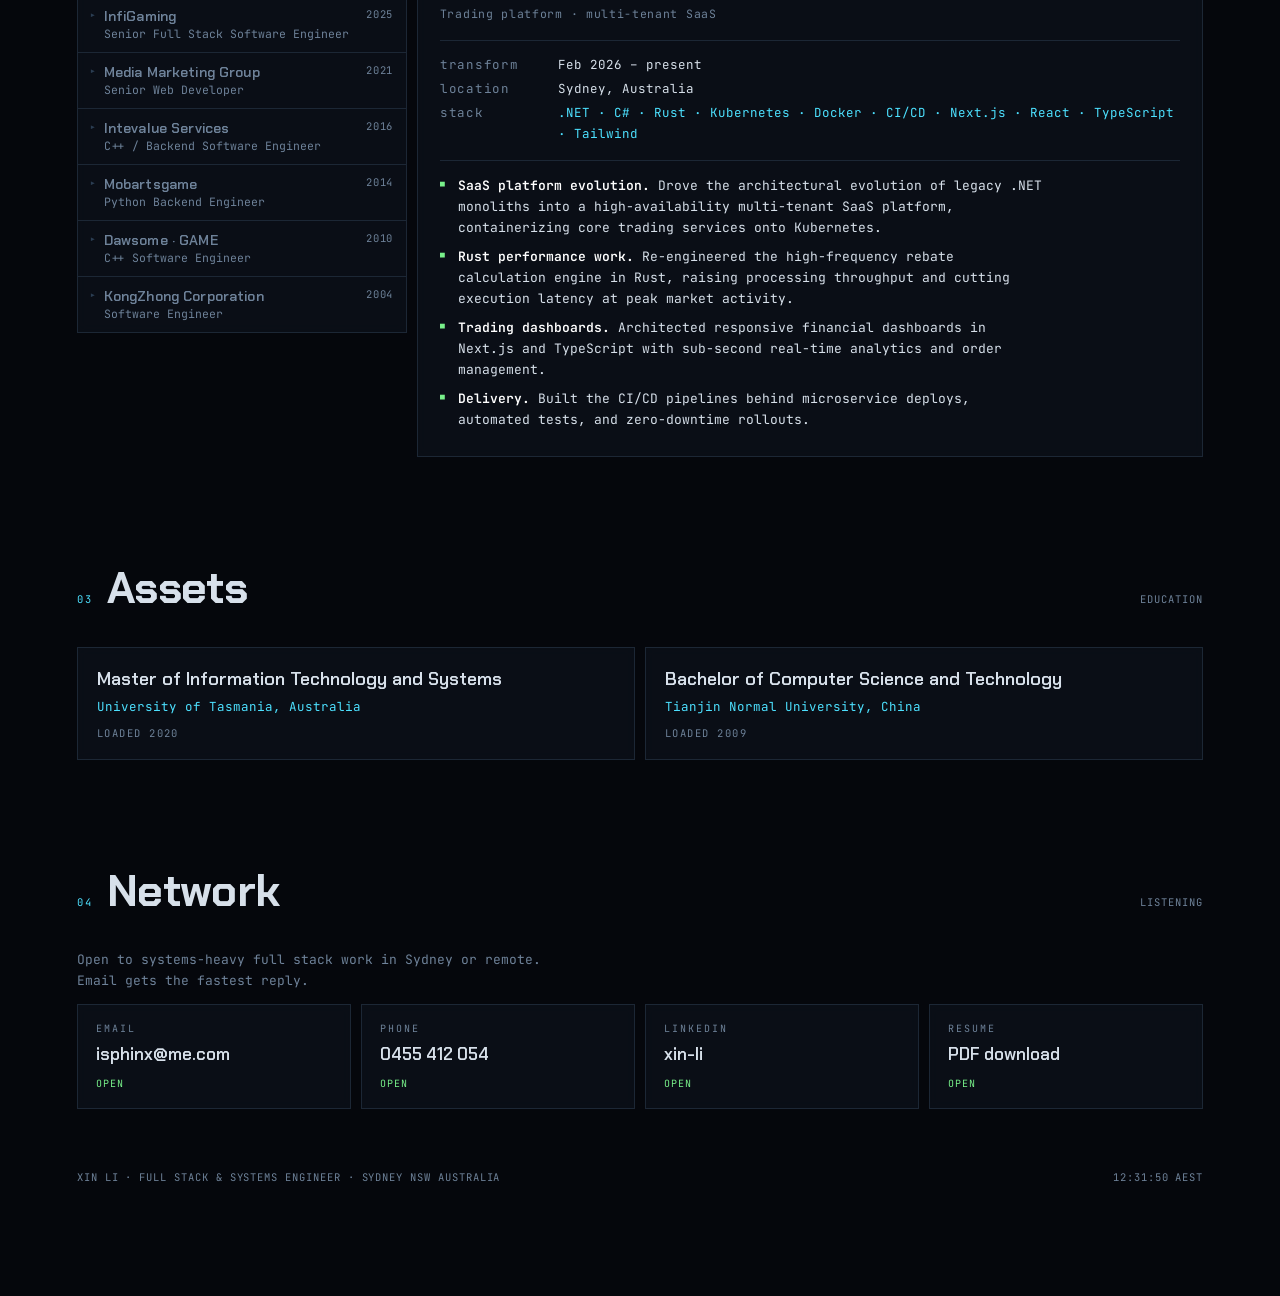
<file: previews/c-engine.html>
<!DOCTYPE html>
<html lang="en">
<head>
<meta charset="UTF-8">
<meta name="viewport" content="width=device-width, initial-scale=1">
<title>Xin Li — runtime</title>
<meta name="description" content="Xin Li — Full Stack &amp; Systems Software Engineer, Sydney.">
<link rel="preconnect" href="https://fonts.googleapis.com">
<link rel="preconnect" href="https://fonts.gstatic.com" crossorigin>
<link href="https://fonts.googleapis.com/css2?family=Chakra+Petch:wght@500;600;700&family=JetBrains+Mono:wght@400;500;700&display=swap" rel="stylesheet">
<style>
:root{
  --void:#05070c;
  --panel:rgba(12,17,26,.78);
  --panel-solid:#0b111a;
  --edge:#1c2735;
  --edge-lit:#2b3d52;
  --fg:#d7e0ea;
  --dim:#6e8299;
  --wire:#4de1ff;   /* wireframe cyan */
  --sel:#ff8a3d;    /* selection orange */
  --giz:#78f08a;    /* gizmo green */
  --warn:#ffd24a;
}
*{box-sizing:border-box}
html{scroll-behavior:smooth}
body{
  margin:0;background:var(--void);color:var(--fg);
  font-family:"JetBrains Mono",ui-monospace,Menlo,monospace;
  font-size:13px;line-height:1.62;overflow-x:hidden;
  -webkit-font-smoothing:antialiased;
}
h1,h2,h3,.disp{font-family:"Chakra Petch","JetBrains Mono",sans-serif}
a{color:inherit;text-decoration:none}
button{font-family:inherit}

/* ---------- viewport bg ---------- */
#field{position:fixed;inset:0;z-index:0}
.grade{position:fixed;inset:0;z-index:1;pointer-events:none;
  background:radial-gradient(120% 80% at 50% 0%,transparent 40%,rgba(5,7,12,.9) 100%)}

/* ---------- reticle cursor ---------- */
body.armed{cursor:none}
#ret{position:fixed;z-index:9000;pointer-events:none;width:46px;height:46px;margin:-23px 0 0 -23px}
#ret svg{display:block;width:100%;height:100%;transition:transform .3s}
#ret .ring{animation:spin 7s linear infinite;transform-origin:50% 50%}
#ret .core{transition:r .18s}
@keyframes spin{to{transform:rotate(360deg)}}
#ret.hot svg{transform:scale(1.3)}
#ret-tag{
  position:fixed;z-index:9001;pointer-events:none;font-size:10px;letter-spacing:.08em;
  color:var(--giz);background:rgba(5,7,12,.85);border:1px solid rgba(120,240,138,.35);
  padding:1px 5px;transform:translate(22px,16px);white-space:nowrap;opacity:0;transition:opacity .2s;
}
#ret-tag.on{opacity:1}
.shock{position:fixed;z-index:8999;pointer-events:none;border:1px solid var(--wire);border-radius:50%;
  width:10px;height:10px;margin:-5px 0 0 -5px}

/* ---------- debug bbox ---------- */
#bbox{position:fixed;z-index:8000;pointer-events:none;opacity:0;
  transition:opacity .18s,transform .16s cubic-bezier(.2,.9,.2,1),width .16s,height .16s}
#bbox.on{opacity:1}
#bbox .cnr{position:absolute;width:9px;height:9px;border:1.5px solid var(--sel)}
#bbox .tl{left:-1px;top:-1px;border-right:0;border-bottom:0}
#bbox .tr{right:-1px;top:-1px;border-left:0;border-bottom:0}
#bbox .bl{left:-1px;bottom:-1px;border-right:0;border-top:0}
#bbox .br{right:-1px;bottom:-1px;border-left:0;border-top:0}
#bbox .dim{position:absolute;left:0;top:-17px;font-size:9.5px;letter-spacing:.06em;color:var(--sel);white-space:nowrap}

/* ---------- HUD ---------- */
.hud{position:fixed;z-index:60;font-size:10px;letter-spacing:.09em;color:var(--dim);pointer-events:none}
.hud b{color:var(--giz);font-weight:500}
#hud-perf{left:14px;top:12px;display:flex;align-items:center;gap:9px}
#fps{display:block;width:74px;height:22px;border:1px solid var(--edge);background:rgba(5,7,12,.6)}
#hud-build{right:14px;top:12px;text-align:right}
@media (max-width:760px){.hud{display:none}}

/* ---------- nav ---------- */
.nav{
  position:fixed;z-index:70;left:50%;transform:translateX(-50%);bottom:18px;
  display:flex;gap:1px;background:var(--edge);border:1px solid var(--edge);
  backdrop-filter:blur(10px);
}
.nav a{
  background:rgba(8,12,19,.86);padding:8px 14px;font-size:10.5px;letter-spacing:.14em;color:var(--dim);
  transition:color .2s,background .2s;
}
.nav a:hover{color:var(--wire)}
.nav a.on{color:var(--void);background:var(--wire)}
body.armed .nav a{cursor:none}

/* ---------- hero ---------- */
.hero{position:relative;z-index:10;min-height:100vh;display:flex;flex-direction:column;justify-content:center;
  padding:0 clamp(20px,6vw,90px)}
.tagline{font-size:10.5px;letter-spacing:.3em;color:var(--wire);margin:0 0 16px;
  opacity:0;animation:fade .7s .2s forwards}
@keyframes fade{to{opacity:1}}
.hero h1{
  margin:0;font-weight:700;font-size:clamp(58px,13vw,178px);line-height:.84;letter-spacing:-.03em;color:#fff;
  position:relative;display:inline-block;
}
.hero h1 span{display:block;overflow:hidden}
.hero h1 span i{display:block;font-style:normal;transform:translateY(110%);animation:rise 1s cubic-bezier(.16,1,.3,1) forwards}
.hero h1 span:nth-child(2) i{animation-delay:.1s}
@keyframes rise{to{transform:none}}
.hero h1.glitch::before,.hero h1.glitch::after{
  content:attr(data-t);position:absolute;inset:0;pointer-events:none;
  font:inherit;letter-spacing:inherit;line-height:.84;white-space:pre;
}
.hero h1.glitch::before{color:var(--wire);transform:translate(-3px,1px);opacity:.75;mix-blend-mode:screen}
.hero h1.glitch::after{color:var(--sel);transform:translate(3px,-1px);opacity:.75;mix-blend-mode:screen}
.hero .role{
  font-family:"Chakra Petch",sans-serif;font-size:clamp(17px,2.6vw,30px);font-weight:600;
  color:var(--sel);margin:18px 0 0;opacity:0;animation:fade .8s .55s forwards;
}
.hero .blurb{max-width:58ch;margin:16px 0 0;color:var(--fg);opacity:0;animation:fade .8s .75s forwards}
.hero .blurb b{color:var(--wire);font-weight:500}
.hero .hint{margin:26px 0 0;font-size:10.5px;letter-spacing:.14em;color:var(--dim);opacity:0;animation:fade .8s 1.1s forwards}

/* ---------- sections ---------- */
main{position:relative;z-index:10}
section{padding:96px clamp(20px,6vw,90px) 0;scroll-margin-top:20px;max-width:1360px;margin:0 auto}
.shead{display:flex;align-items:baseline;gap:14px;margin-bottom:22px}
.shead .n{font-size:10.5px;letter-spacing:.2em;color:var(--wire)}
.shead h2{margin:0;font-size:clamp(24px,3.6vw,44px);font-weight:700;letter-spacing:-.015em}
.shead .meta{margin-left:auto;font-size:10.5px;letter-spacing:.1em;color:var(--dim)}

/* components grid */
.comps{display:grid;gap:10px}
@media (min-width:780px){.comps{grid-template-columns:repeat(3,1fr)}}
.comp{
  background:var(--panel);border:1px solid var(--edge);padding:14px 16px;
  backdrop-filter:blur(6px);transition:border-color .22s,transform .22s,background .22s;
}
.comp:hover{border-color:var(--wire);transform:translateY(-3px)}
.comp .top{display:flex;align-items:center;gap:8px;margin-bottom:10px}
.comp .cb{width:12px;height:12px;border:1px solid var(--giz);position:relative;flex:0 0 auto}
.comp .cb::after{content:"";position:absolute;inset:2px;background:var(--giz);
  transform:scale(0);transition:transform .3s cubic-bezier(.2,1.6,.4,1)}
.comp.seen .cb::after{transform:scale(1)}
.comp h3{margin:0;font-size:13px;letter-spacing:.1em;font-weight:600;color:var(--fg)}
.comp ul{list-style:none;margin:0;padding:0;display:flex;flex-wrap:wrap;gap:5px 6px}
.comp li{font-size:12px;color:var(--dim);border:1px solid var(--edge);padding:0 6px;
  transition:color .16s,border-color .16s}
.comp li:hover{color:var(--wire);border-color:var(--edge-lit)}

/* scene hierarchy + inspector */
.scene{display:grid;gap:10px;align-items:start}
@media (min-width:920px){.scene{grid-template-columns:330px 1fr}}
.hier{background:var(--panel);border:1px solid var(--edge);backdrop-filter:blur(6px)}
.hier .cap,.insp .cap{
  padding:8px 13px;border-bottom:1px solid var(--edge);font-size:10px;letter-spacing:.18em;color:var(--dim);
  background:rgba(0,0,0,.28);display:flex;justify-content:space-between;
}
.ent{
  display:block;width:100%;text-align:left;background:0;border:0;border-bottom:1px solid var(--edge);
  padding:10px 13px 10px 26px;color:var(--dim);position:relative;font-size:12.5px;
  transition:background .18s,color .18s;
}
.ent:last-child{border-bottom:0}
.ent::before{content:"▸";position:absolute;left:11px;color:var(--edge-lit);transition:color .18s,transform .18s}
.ent:hover{background:rgba(77,225,255,.07);color:var(--fg)}
.ent.on{background:rgba(255,138,61,.12);color:#fff}
.ent.on::before{content:"▾";color:var(--sel)}
.ent .yr{float:right;font-size:10.5px;color:var(--dim);letter-spacing:.06em}
.ent.on .yr{color:var(--sel)}
.ent .nm{font-family:"Chakra Petch",sans-serif;font-weight:600;font-size:14px;letter-spacing:.01em}
body.armed .ent{cursor:none}

.insp{background:var(--panel);border:1px solid var(--edge);backdrop-filter:blur(6px);min-height:420px}
.insp .pad{padding:18px 22px}
.insp h3{margin:0;font-size:clamp(19px,2.4vw,27px);font-weight:700;letter-spacing:-.01em}
.insp .co{color:var(--sel)}
.insp .loc{font-size:11.5px;color:var(--dim);letter-spacing:.06em;margin-top:3px}
.prop{display:grid;grid-template-columns:104px 1fr;gap:4px 14px;margin-top:16px;
  border-top:1px solid var(--edge);padding-top:14px;font-size:12.5px}
.prop dt{color:var(--dim);letter-spacing:.06em}
.prop dd{margin:0;color:var(--fg)}
.prop dd.wire{color:var(--wire)}
.insp ul{list-style:none;margin:16px 0 0;padding:0;border-top:1px solid var(--edge);padding-top:14px}
.insp li{position:relative;padding-left:18px;margin-bottom:8px;max-width:76ch}
.insp li::before{content:"■";position:absolute;left:0;font-size:8px;top:.35em;color:var(--giz)}
.insp li b{color:#fff;font-weight:600}
.fade-in{animation:swap .34s cubic-bezier(.2,.9,.2,1)}
@keyframes swap{from{opacity:0;transform:translateX(10px)}to{opacity:1;transform:none}}

/* assets + network */
.assets{display:grid;gap:10px}
@media (min-width:780px){.assets{grid-template-columns:1fr 1fr}}
.asset{background:var(--panel);border:1px solid var(--edge);padding:17px 19px;backdrop-filter:blur(6px);
  transition:border-color .2s}
.asset:hover{border-color:var(--giz)}
.asset .d{font-family:"Chakra Petch",sans-serif;font-size:18px;font-weight:600}
.asset .s{color:var(--wire);font-size:12.5px;margin-top:3px}
.asset .y{color:var(--dim);font-size:10.5px;letter-spacing:.14em;margin-top:8px}
.net{display:grid;gap:10px;margin-top:4px}
@media (min-width:640px){.net{grid-template-columns:repeat(2,1fr)}}
@media (min-width:980px){.net{grid-template-columns:repeat(4,1fr)}}
.sock{
  background:var(--panel);border:1px solid var(--edge);padding:16px 18px;backdrop-filter:blur(6px);
  display:flex;flex-direction:column;gap:3px;transition:background .2s,border-color .2s,transform .2s;
}
.sock:hover{border-color:var(--wire);background:rgba(77,225,255,.1);transform:translateY(-3px)}
.sock .k{font-size:10px;letter-spacing:.2em;color:var(--dim)}
.sock .v{font-family:"Chakra Petch",sans-serif;font-size:17px;font-weight:600}
.sock .st{font-size:10px;letter-spacing:.1em;color:var(--giz);margin-top:5px}
footer{max-width:1360px;margin:0 auto;padding:60px clamp(20px,6vw,90px) 110px;
  display:flex;justify-content:space-between;gap:18px;flex-wrap:wrap;
  font-size:10.5px;letter-spacing:.09em;color:var(--dim)}

.rv{opacity:0;transform:translateY(18px)}
.rv.seen{opacity:1;transform:none;transition:opacity .6s,transform .7s cubic-bezier(.2,.9,.2,1)}

@media (prefers-reduced-motion:reduce){
  *{animation-duration:.01ms!important;animation-delay:0s!important;transition:none!important}
  .rv{opacity:1;transform:none}
  .hero h1 span i{transform:none}
  #field{display:none}
}
</style>
</head>
<body>

<canvas id="field"></canvas>
<div class="grade"></div>

<div id="ret">
  <svg viewBox="0 0 46 46" fill="none">
    <g class="ring" stroke="#4de1ff" stroke-width="1" opacity=".8">
      <circle cx="23" cy="23" r="16" stroke-dasharray="6 9"/>
    </g>
    <path d="M23 6v7M23 33v7M6 23h7M33 23h7" stroke="#4de1ff" stroke-width="1"/>
    <circle class="core" cx="23" cy="23" r="2" fill="#ff8a3d"/>
  </svg>
</div>
<div id="ret-tag">—</div>
<div id="bbox"><i class="cnr tl"></i><i class="cnr tr"></i><i class="cnr bl"></i><i class="cnr br"></i><span class="dim"></span></div>

<div class="hud" id="hud-perf">
  <canvas id="fps"></canvas>
  <span><b id="fpsN">60</b> fps · <b id="msN">16.6</b> ms</span>
</div>
<div class="hud" id="hud-build">
  <div>BUILD <b>xin-li / release</b></div>
  <div>ENTITIES <b id="entN">7</b> · SYDNEY UTC+10</div>
</div>

<nav class="nav">
  <a href="#top" class="on">VIEWPORT</a>
  <a href="#components">COMPONENTS</a>
  <a href="#scene">SCENE</a>
  <a href="#assets">ASSETS</a>
  <a href="#network">NETWORK</a>
</nav>

<header class="hero" id="top">
  <p class="tagline">RUNTIME · 15 YEARS UPTIME · SYDNEY NSW</p>
  <h1 id="bigname" data-t="Xin&#10;Li"><span><i>Xin</i></span><span><i>Li</i></span></h1>
  <p class="role">Full Stack &amp; Systems Engineer</p>
  <p class="blurb">Fifteen years building software where <b>latency, throughput, and reliability are the product</b> — from C++ game server cores and Rust hot paths to Go services and the Next.js front ends that consume them.</p>
  <p class="hint">MOVE POINTER TO DISTURB THE FIELD · CLICK FOR AN IMPULSE · HOLD TO PULL</p>
</header>

<main>
  <section id="components">
    <div class="shead"><span class="n">01</span><h2>Components</h2><span class="meta">6 ENABLED</span></div>
    <div class="comps">
      <div class="comp rv" data-entity="LanguageComponent">
        <div class="top"><span class="cb"></span><h3>LANGUAGES</h3></div>
        <ul data-items="C/C++, C#, Rust, Go, Python, TypeScript, JavaScript, SQL, Lua, PHP, PL/SQL"></ul>
      </div>
      <div class="comp rv" data-entity="FrontendComponent">
        <div class="top"><span class="cb"></span><h3>FRONTEND</h3></div>
        <ul data-items="Next.js, React, Tailwind CSS, Shadcn UI, Flutter, HTML5/CSS3"></ul>
      </div>
      <div class="comp rv" data-entity="BackendComponent">
        <div class="top"><span class="cb"></span><h3>BACKEND</h3></div>
        <ul data-items=".NET Core, Node.js, PayloadCMS, Keystone.js, GraphQL, REST, gRPC, Protobuf, Gevent"></ul>
      </div>
      <div class="comp rv" data-entity="CloudComponent">
        <div class="top"><span class="cb"></span><h3>CLOUD &amp; DEVOPS</h3></div>
        <ul data-items="Kubernetes, Docker, AWS, GCP, CI/CD, Git, Linux"></ul>
      </div>
      <div class="comp rv" data-entity="DataComponent">
        <div class="top"><span class="cb"></span><h3>DATA &amp; CACHING</h3></div>
        <ul data-items="PostgreSQL, MongoDB, MySQL, Oracle, Redis, Memcached"></ul>
      </div>
      <div class="comp rv" data-entity="AIComponent">
        <div class="top"><span class="cb"></span><h3>AI-ASSISTED DELIVERY</h3></div>
        <ul data-items="Claude, Cursor, architecture exploration, large-scale refactoring, test generation"></ul>
      </div>
    </div>
  </section>

  <section id="scene">
    <div class="shead"><span class="n">02</span><h2>Scene hierarchy</h2><span class="meta">SELECT AN ENTITY</span></div>
    <div class="scene">
      <div class="hier rv">
        <div class="cap"><span>HIERARCHY</span><span>2004 → NOW</span></div>
        <div id="entList"></div>
      </div>
      <div class="insp rv" data-entity="Inspector">
        <div class="cap"><span>INSPECTOR</span><span id="inspTag">—</span></div>
        <div class="pad" id="inspBody"></div>
      </div>
    </div>
  </section>

  <section id="assets">
    <div class="shead"><span class="n">03</span><h2>Assets</h2><span class="meta">EDUCATION</span></div>
    <div class="assets">
      <div class="asset rv" data-entity="Masters">
        <div class="d">Master of Information Technology and Systems</div>
        <div class="s">University of Tasmania, Australia</div>
        <div class="y">LOADED 2020</div>
      </div>
      <div class="asset rv" data-entity="Bachelors">
        <div class="d">Bachelor of Computer Science and Technology</div>
        <div class="s">Tianjin Normal University, China</div>
        <div class="y">LOADED 2009</div>
      </div>
    </div>
  </section>

  <section id="network">
    <div class="shead"><span class="n">04</span><h2>Network</h2><span class="meta">LISTENING</span></div>
    <p class="rv" style="max-width:60ch;color:var(--dim);margin-top:0">Open to systems-heavy full stack work in Sydney or remote. Email gets the fastest reply.</p>
    <div class="net">
      <a class="sock rv" href="mailto:isphinx@me.com"><span class="k">EMAIL</span><span class="v">isphinx@me.com</span><span class="st">OPEN</span></a>
      <a class="sock rv" href="tel:+61455412054"><span class="k">PHONE</span><span class="v">0455 412 054</span><span class="st">OPEN</span></a>
      <a class="sock rv" href="https://linkedin.com/in/xin-li-a99321108"><span class="k">LINKEDIN</span><span class="v">xin-li</span><span class="st">OPEN</span></a>
      <a class="sock rv" href="../resume/resume.pdf"><span class="k">RESUME</span><span class="v">PDF download</span><span class="st">OPEN</span></a>
    </div>
  </section>

  <footer>
    <span>XIN LI · FULL STACK &amp; SYSTEMS ENGINEER · SYDNEY NSW AUSTRALIA</span>
    <span id="clock">--:--:--</span>
  </footer>
</main>

<script>
(function(){
const reduce = matchMedia('(prefers-reduced-motion: reduce)').matches;
const fine = matchMedia('(hover: hover) and (pointer: fine)').matches;
const dpr = Math.min(devicePixelRatio || 1, 2);

/* ================= data ================= */
const ENTITIES = [
  {
    id:'BCRAustralia', name:'BCR Australia', role:'Full Stack Software Engineer',
    years:'2026', span:'Feb 2026 – present', loc:'Sydney, Australia',
    domain:'Trading platform · multi-tenant SaaS',
    stack:'.NET · C# · Rust · Kubernetes · Docker · CI/CD · Next.js · React · TypeScript · Tailwind',
    items:[
      ['SaaS platform evolution.','Drove the architectural evolution of legacy .NET monoliths into a high-availability multi-tenant SaaS platform, containerizing core trading services onto Kubernetes.'],
      ['Rust performance work.','Re-engineered the high-frequency rebate calculation engine in Rust, raising processing throughput and cutting execution latency at peak market activity.'],
      ['Trading dashboards.','Architected responsive financial dashboards in Next.js and TypeScript with sub-second real-time analytics and order management.'],
      ['Delivery.','Built the CI/CD pipelines behind microservice deploys, automated tests, and zero-downtime rollouts.']
    ]
  },
  {
    id:'InfiGaming', name:'InfiGaming', role:'Senior Full Stack Software Engineer',
    years:'2025', span:'Apr 2025 – Feb 2026', loc:'Hobart / remote, Australia',
    domain:'High-concurrency iGaming SaaS',
    stack:'Go · Kubernetes · gRPC · PSP APIs · Next.js · React · TypeScript · Tailwind',
    items:[
      ['Go microservices.','Architected scalable low-latency services for a high-concurrency SaaS platform serving global enterprise clients.'],
      ['Wallet infrastructure.','Built secure multi-tenant portals and core wallet services with real-time balances, multi-currency support, and transaction auditing.'],
      ['Payment aggregation.','Integrated global PSP APIs for deposits and withdrawals with idempotent processing and security validation.'],
      ['Frontends.','Shipped modular management portals and consumer-facing interfaces on Next.js.']
    ]
  },
  {
    id:'MediaMarketingGroup', name:'Media Marketing Group', role:'Senior Web Developer',
    years:'2021', span:'Mar 2021 – Apr 2025', loc:'Sydney, Australia',
    domain:'Headless commerce &amp; mobile',
    stack:'PayloadCMS · Keystone.js · GraphQL · TypeScript · Next.js · Flutter · PostgreSQL · AWS',
    items:[
      ['Headless commerce.','Engineered e-commerce backends on PayloadCMS, Keystone.js, GraphQL, PostgreSQL, and MongoDB, integrating logistics and POS APIs (SwiftPOS, Retail Express, Shippit, Sherpa).'],
      ['Web and mobile.','Shipped responsive web apps in Next.js alongside cross-platform mobile apps in Flutter.'],
      ['Cloud.','Ran containerized deployments on AWS ECS, EC2, and Lambda with optimized asset delivery.']
    ]
  },
  {
    id:'IntevalueServices', name:'Intevalue Services', role:'C++ / Backend Software Engineer',
    years:'2016', span:'Mar 2016 – Mar 2017', loc:'Manila, Philippines',
    domain:'Real-time gaming server engines',
    stack:'C++ · Boost · Go · Oracle PL/SQL · Protobuf',
    items:[
      ['','Maintained core server engines for high-traffic online gaming platforms, tuning socket connections and data pipelines.'],
      ['','Implemented backend APIs in C++/Boost and Go over Oracle PL/SQL for real-time game logic and high-throughput persistence.'],
      ['','Designed unified binary network protocols with Protobuf.']
    ]
  },
  {
    id:'Mobartsgame', name:'Mobartsgame', role:'Python Backend Engineer',
    years:'2014', span:'Jul 2014 – Mar 2016', loc:'Beijing, China',
    domain:'Mobile game server infrastructure',
    stack:'Python · Gevent · Redis · MySQL',
    items:[
      ['','Optimized server infrastructure with Python and Gevent coroutines for high-concurrency non-blocking network I/O.'],
      ['','Layered Redis over MySQL as an in-memory cache, sharply improving player data retrieval.']
    ]
  },
  {
    id:'Dawsome', name:'Dawsome · GAME', role:'C++ Software Engineer',
    years:'2010', span:'Jan 2010 – Jul 2014', loc:'Beijing, China',
    domain:'Distributed RPG server frameworks',
    stack:'C++ · Boost.Asio · Lua',
    items:[
      ['','Designed distributed RPG server frameworks on C++ and Boost.Asio, routing low-latency packets across server clusters.'],
      ['','Embedded Lua scripting engines in C++ cores for dynamic feature updates.']
    ]
  },
  {
    id:'KongZhong', name:'KongZhong Corporation', role:'Software Engineer',
    years:'2004', span:'Dec 2004 – Nov 2007', loc:'Beijing, China',
    domain:'MMORPG engines &amp; native mobile games',
    stack:'C++ · IOCP · Symbian · WinCE · C#',
    items:[
      ['','Built and maintained MMORPG server engines on Windows using C++ and I/O Completion Ports.'],
      ['','Wrote native mobile action games for Symbian (C++) and WinCE (C#, DirectDraw).']
    ]
  }
];

/* ================= particle field ================= */
let mx = innerWidth/2, my = innerHeight/2, holding = false;
if (!reduce){
  const cv = document.getElementById('field'), g = cv.getContext('2d');
  let W=0,H=0,N=0;
  const P = [];
  const COUNT = innerWidth < 760 ? 70 : 150;
  const LINK = innerWidth < 760 ? 92 : 118;

  function build(){
    P.length = 0;
    for (let i=0;i<COUNT;i++){
      /* fibonacci sphere → gives an even shell, reads as a wireframe volume */
      const k = i + .5;
      const phi = Math.acos(1 - 2*k/COUNT);
      const theta = Math.PI * (1 + Math.sqrt(5)) * k;
      P.push({
        bx: Math.cos(theta)*Math.sin(phi),
        by: Math.sin(theta)*Math.sin(phi),
        bz: Math.cos(phi),
        ox:0, oy:0, vx:0, vy:0, sx:0, sy:0, sc:1
      });
    }
  }
  function size(){
    W = cv.width = innerWidth*dpr; H = cv.height = innerHeight*dpr;
    cv.style.width = innerWidth+'px'; cv.style.height = innerHeight+'px';
  }
  build(); size();
  addEventListener('resize', ()=>{ size(); });

  addEventListener('mousemove', e=>{ mx = e.clientX; my = e.clientY; }, {passive:true});
  addEventListener('mousedown', ()=>{ holding = true; });
  addEventListener('mouseup',   ()=>{ holding = false; });

  const waves = [];
  addEventListener('click', e=>{
    waves.push({x:e.clientX*dpr, y:e.clientY*dpr, r:0, a:1});
    if (waves.length > 5) waves.shift();
    if (fine){
      const s = document.createElement('div');
      s.className = 'shock';
      s.style.left = e.clientX+'px'; s.style.top = e.clientY+'px';
      document.body.appendChild(s);
      s.animate([{transform:'scale(1)',opacity:.9},{transform:'scale(24)',opacity:0}],
                {duration:760,easing:'cubic-bezier(.2,.9,.2,1)'}).onfinish = ()=>s.remove();
    }
  });

  let rot = 0, scroll = 0;
  addEventListener('scroll', ()=>{ scroll = scrollY; }, {passive:true});

  (function frame(){
    rot += 0.0022;
    const cxp = W*0.5, cyp = H*0.46 - scroll*0.22*dpr;
    const R = Math.min(W,H)*0.33;
    const cosR = Math.cos(rot), sinR = Math.sin(rot);
    const tiltC = Math.cos(.42), tiltS = Math.sin(.42);
    const mX = mx*dpr, mY = my*dpr;

    g.clearRect(0,0,W,H);

    for (const p of P){
      /* rotate Y then tilt X */
      let x = p.bx*cosR + p.bz*sinR;
      let z = -p.bx*sinR + p.bz*cosR;
      let y = p.by*tiltC - z*tiltS;
      z = p.by*tiltS + z*tiltC;
      const persp = 1.9/(2.6 - z);
      let px = cxp + x*R*persp;
      let py = cyp + y*R*persp;

      /* mouse force field */
      const dx = px + p.ox - mX, dy = py + p.oy - mY;
      const d2 = dx*dx + dy*dy;
      const rad = 190*dpr;
      if (d2 < rad*rad){
        const d = Math.sqrt(d2) || 1;
        const f = (1 - d/rad) * (holding ? -1.9 : 1.5) * dpr;
        p.vx += (dx/d)*f; p.vy += (dy/d)*f;
      }
      for (const w of waves){
        const wdx = px - w.x, wdy = py - w.y;
        const wd = Math.hypot(wdx,wdy) || 1;
        const band = Math.abs(wd - w.r);
        if (band < 44*dpr){
          const f = (1 - band/(44*dpr)) * w.a * 3.4 * dpr;
          p.vx += (wdx/wd)*f; p.vy += (wdy/wd)*f;
        }
      }
      p.vx *= .90; p.vy *= .90;
      p.ox = (p.ox + p.vx) * .93;
      p.oy = (p.oy + p.vy) * .93;

      p.sx = px + p.ox; p.sy = py + p.oy; p.sc = persp;
    }

    /* links */
    g.lineWidth = 1*dpr;
    for (let i=0;i<P.length;i++){
      for (let j=i+1;j<P.length;j++){
        const a = P[i], b = P[j];
        const dx = a.sx-b.sx, dy = a.sy-b.sy;
        const d2 = dx*dx+dy*dy;
        const lim = LINK*dpr;
        if (d2 < lim*lim){
          const d = Math.sqrt(d2);
          const al = (1 - d/lim) * 0.24 * Math.min(1,(a.sc+b.sc)/2.2);
          g.strokeStyle = `rgba(77,225,255,${al.toFixed(3)})`;
          g.beginPath(); g.moveTo(a.sx,a.sy); g.lineTo(b.sx,b.sy); g.stroke();
        }
      }
    }
    /* nodes */
    for (const p of P){
      const r = 1.5*p.sc*dpr;
      const speed = Math.min(1, Math.hypot(p.vx,p.vy)/8);
      g.fillStyle = speed > .08
        ? `rgba(255,138,61,${(.45+speed*.5).toFixed(3)})`
        : `rgba(215,228,240,${(.20+p.sc*.24).toFixed(3)})`;
      g.beginPath(); g.arc(p.sx,p.sy,r + speed*2*dpr,0,7); g.fill();
    }
    /* wave rings */
    for (const w of waves){ w.r += 13*dpr; w.a *= .965; }
    waves.length && waves.forEach((w,i)=>{
      g.strokeStyle = `rgba(77,225,255,${(w.a*.22).toFixed(3)})`;
      g.lineWidth = 1*dpr;
      g.beginPath(); g.arc(w.x,w.y,w.r,0,7); g.stroke();
      if (w.a < .03) waves.splice(i,1);
    });

    N++;
    requestAnimationFrame(frame);
  })();
}

/* ================= reticle + debug bbox ================= */
if (fine){
  document.body.classList.add('armed');
  const ret = document.getElementById('ret');
  const tag = document.getElementById('ret-tag');
  const box = document.getElementById('bbox');
  const dim = box.querySelector('.dim');
  let rx = mx, ry = my, target = null;

  addEventListener('mousemove', e=>{
    mx = e.clientX; my = e.clientY;
    tag.style.transform = `translate(${mx+22}px,${my+16}px)`;
    const hot = e.target.closest('[data-entity],a,button');
    ret.classList.toggle('hot', !!hot);
    if (hot !== target){
      target = hot;
      if (hot){
        const r = hot.getBoundingClientRect();
        box.style.transform = `translate(${r.left-1}px,${r.top-1}px)`;
        box.style.width = (r.width+2)+'px';
        box.style.height = (r.height+2)+'px';
        dim.textContent = `${hot.dataset.entity || hot.tagName.toLowerCase()} · ${Math.round(r.width)}×${Math.round(r.height)}`;
        box.classList.add('on');
        tag.textContent = hot.dataset.entity || (hot.tagName === 'A' ? 'link' : 'action');
        tag.classList.add('on');
      } else {
        box.classList.remove('on');
        tag.classList.remove('on');
      }
    }
  }, {passive:true});

  (function loop(){
    rx += (mx-rx)*.24; ry += (my-ry)*.24;
    ret.style.transform = `translate(${rx}px,${ry}px)`;
    requestAnimationFrame(loop);
  })();
}

/* ================= name glitch on hover ================= */
(function(){
  const h = document.getElementById('bigname');
  let id = null;
  h.addEventListener('mouseenter', ()=>{
    if (reduce) return;
    h.classList.add('glitch');
    clearTimeout(id);
  });
  h.addEventListener('mouseleave', ()=>{
    id = setTimeout(()=>h.classList.remove('glitch'), 160);
  });
})();

/* ================= fps graph ================= */
(function(){
  const cv = document.getElementById('fps');
  if (!cv) return;
  const g = cv.getContext('2d');
  const w = 74, h = 22;
  cv.width = w*dpr; cv.height = h*dpr;
  const hist = new Array(w).fill(16.6);
  const fpsN = document.getElementById('fpsN'), msN = document.getElementById('msN');
  let last = performance.now(), acc = 0, frames = 0;
  (function tick(now){
    const dt = now - last; last = now;
    hist.push(dt); hist.shift();
    acc += dt; frames++;
    if (acc > 400){
      fpsN.textContent = Math.round(1000/(acc/frames));
      msN.textContent = (acc/frames).toFixed(1);
      acc = 0; frames = 0;
      g.clearRect(0,0,cv.width,cv.height);
      g.strokeStyle = 'rgba(120,240,138,.85)'; g.lineWidth = 1*dpr;
      g.beginPath();
      for (let i=0;i<w;i++){
        const y = h - Math.min(h, (hist[i]/40)*h);
        i ? g.lineTo(i*dpr, y*dpr) : g.moveTo(i*dpr, y*dpr);
      }
      g.stroke();
    }
    requestAnimationFrame(tick);
  })(performance.now());
})();

/* ================= components ================= */
document.querySelectorAll('[data-items]').forEach(el=>{
  el.innerHTML = el.dataset.items.split(', ').map(s=>`<li>${s}</li>`).join('');
});

/* ================= hierarchy + inspector ================= */
const list = document.getElementById('entList');
const inspBody = document.getElementById('inspBody');
const inspTag = document.getElementById('inspTag');
document.getElementById('entN').textContent = ENTITIES.length;

ENTITIES.forEach((e,i)=>{
  const b = document.createElement('button');
  b.className = 'ent' + (i === 0 ? ' on' : '');
  b.dataset.entity = e.id;
  b.innerHTML = `<span class="yr">${e.years}</span><span class="nm">${e.name}</span><br><span style="font-size:11.5px">${e.role}</span>`;
  b.addEventListener('click', ()=>select(i));
  b.addEventListener('mouseenter', ()=>{ if (fine) select(i); });
  list.appendChild(b);
});

function select(i){
  const e = ENTITIES[i];
  [...list.children].forEach((c,k)=>c.classList.toggle('on', k === i));
  inspTag.textContent = e.id;
  inspBody.innerHTML = `
    <h3>${e.role} <span class="co">/ ${e.name}</span></h3>
    <div class="loc">${e.domain}</div>
    <dl class="prop">
      <dt>transform</dt><dd>${e.span}</dd>
      <dt>location</dt><dd>${e.loc}</dd>
      <dt>stack</dt><dd class="wire">${e.stack}</dd>
    </dl>
    <ul>${e.items.map(([b,t])=>`<li>${b ? '<b>'+b+'</b> ' : ''}${t}</li>`).join('')}</ul>`;
  inspBody.classList.remove('fade-in');
  void inspBody.offsetWidth;
  if (!reduce) inspBody.classList.add('fade-in');
}
select(0);

/* ================= reveal ================= */
const io = new IntersectionObserver(es=>{
  es.forEach(e=>{
    if (!e.isIntersecting) return;
    e.target.classList.add('seen');
    io.unobserve(e.target);
  });
}, {threshold:.15});
document.querySelectorAll('.rv,.comp').forEach(el=>io.observe(el));

/* ================= nav spy ================= */
const links = [...document.querySelectorAll('.nav a')];
const spy = new IntersectionObserver(es=>{
  es.forEach(e=>{
    if (!e.isIntersecting) return;
    links.forEach(a=>a.classList.toggle('on', a.getAttribute('href') === '#'+e.target.id));
  });
}, {rootMargin:'-45% 0px -50% 0px'});
['top','components','scene','assets','network'].forEach(id=>{
  const el = document.getElementById(id); if (el) spy.observe(el);
});

/* ================= clock ================= */
setInterval(()=>{
  document.getElementById('clock').textContent =
    new Date().toLocaleTimeString('en-AU',{timeZone:'Australia/Sydney',hour12:false}) + ' AEST';
}, 1000);
})();
</script>
</body>
</html>
</file>
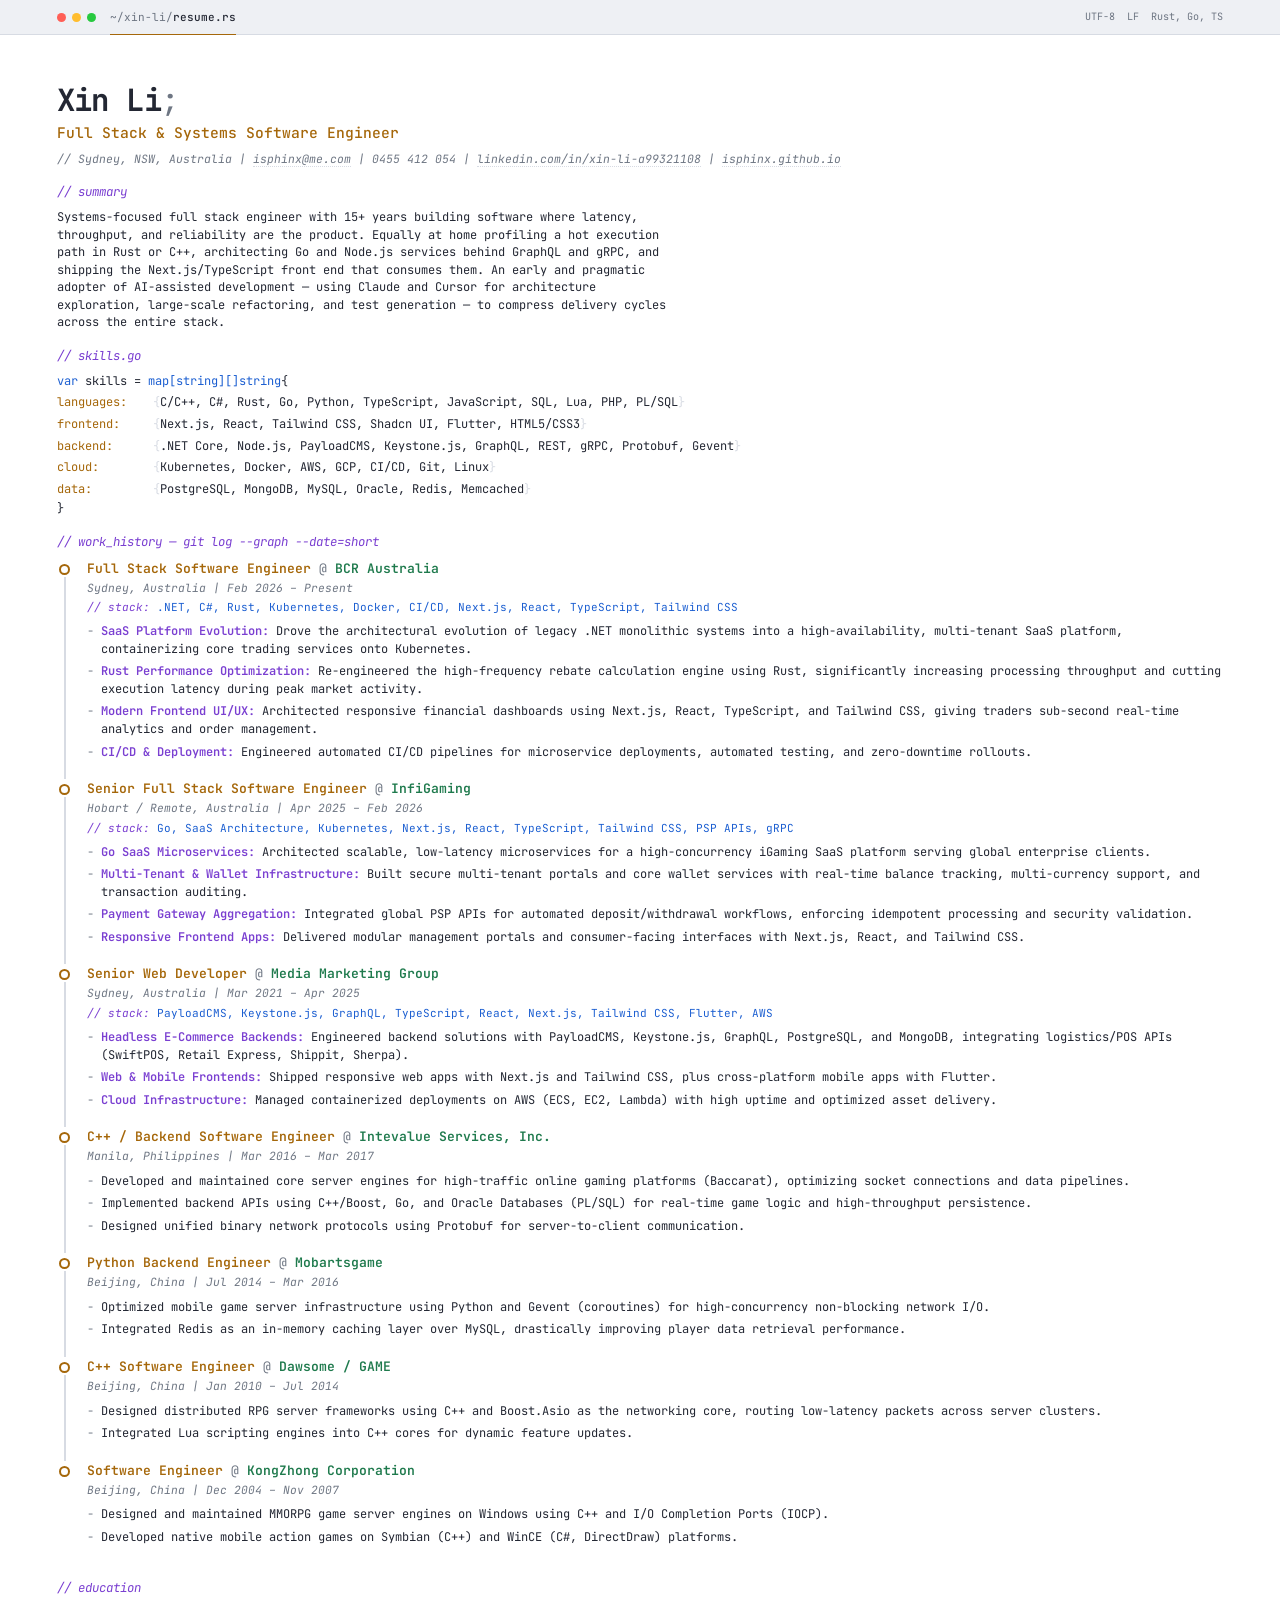
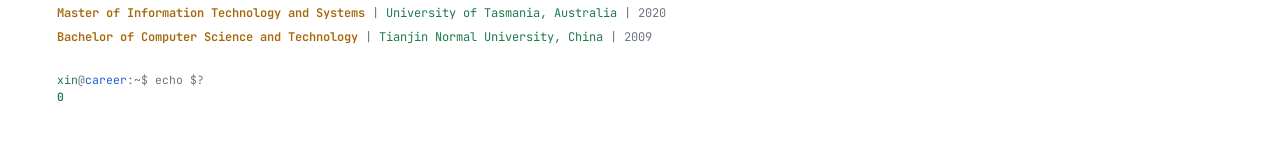
<file: resume/resume-dev.html>
<!DOCTYPE html>
<html lang="en">
<head>
<meta charset="UTF-8">
<title>Xin Li — resume.rs</title>
<meta name="description" content="Xin Li - Full Stack & Systems Software Engineer resume, code-editor themed.">
<link rel="stylesheet" href="resume-dev.css">
</head>
<body>

<div class="titlebar">
  <div class="dots">
    <span class="dot red"></span>
    <span class="dot amber"></span>
    <span class="dot green"></span>
  </div>
  <div class="tab">~/xin-li/<b>resume.rs</b></div>
  <div class="statusbits">
    <span>UTF-8</span>
    <span>LF</span>
    <span>Rust, Go, TS</span>
  </div>
</div>

<div class="page-pad">

  <div class="hero">
    <div class="name">Xin Li<span class="punct">;</span></div>
    <div class="role">Full Stack &amp; Systems Software Engineer</div>
    <div class="contact">// Sydney, NSW, Australia | <a href="mailto:isphinx@me.com">isphinx@me.com</a> | 0455 412 054 | <a href="https://linkedin.com/in/xin-li-a99321108">linkedin.com/in/xin-li-a99321108</a> | <a href="https://isphinx.github.io">isphinx.github.io</a></div>
  </div>

  <div class="section summary">
    <span class="section-tag">// summary</span>
    <p>Systems-focused full stack engineer with 15+ years building software where latency,
    throughput, and reliability are the product. Equally at home profiling a hot execution
    path in Rust or C++, architecting Go and Node.js services behind GraphQL and gRPC, and
    shipping the Next.js/TypeScript front end that consumes them. An early and pragmatic
    adopter of AI-assisted development &mdash; using Claude and Cursor for architecture
    exploration, large-scale refactoring, and test generation &mdash; to compress delivery
    cycles across the entire stack.</p>
  </div>

  <div class="section">
    <span class="section-tag">// skills.go</span>
    <div class="codeblock">
      <span class="kw">var</span> skills = <span class="kw">map[string][]string</span>{
      <div class="skillmap">
        <div class="skillrow"><span class="key">languages:</span><span class="val"><span class="q">{</span>C/C++, C#, Rust, Go, Python, TypeScript, JavaScript, SQL, Lua, PHP, PL/SQL<span class="q">}</span></span></div>
        <div class="skillrow"><span class="key">frontend:</span><span class="val"><span class="q">{</span>Next.js, React, Tailwind CSS, Shadcn UI, Flutter, HTML5/CSS3<span class="q">}</span></span></div>
        <div class="skillrow"><span class="key">backend:</span><span class="val"><span class="q">{</span>.NET Core, Node.js, PayloadCMS, Keystone.js, GraphQL, REST, gRPC, Protobuf, Gevent<span class="q">}</span></span></div>
        <div class="skillrow"><span class="key">cloud:</span><span class="val"><span class="q">{</span>Kubernetes, Docker, AWS, GCP, CI/CD, Git, Linux<span class="q">}</span></span></div>
        <div class="skillrow"><span class="key">data:</span><span class="val"><span class="q">{</span>PostgreSQL, MongoDB, MySQL, Oracle, Redis, Memcached<span class="q">}</span></span></div>
      </div>
      }
    </div>
  </div>

  <div class="section">
    <span class="section-tag">// work_history — git log --graph --date=short</span>
    <div class="timeline">

      <div class="job">
        <div class="rail"><div class="dot-node"></div><div class="rail-line"></div></div>
        <div class="content">
          <div class="title-line"><span class="role">Full Stack Software Engineer</span> <span class="at">@</span> <span class="company">BCR Australia</span></div>
          <div class="meta">Sydney, Australia | Feb 2026 – Present</div>
          <div class="stack"><span class="lbl">// stack:</span> <span class="val">.NET, C#, Rust, Kubernetes, Docker, CI/CD, Next.js, React, TypeScript, Tailwind CSS</span></div>
          <ul>
            <li><b>SaaS Platform Evolution:</b> Drove the architectural evolution of legacy .NET monolithic systems into a high-availability, multi-tenant SaaS platform, containerizing core trading services onto Kubernetes.</li>
            <li><b>Rust Performance Optimization:</b> Re-engineered the high-frequency rebate calculation engine using Rust, significantly increasing processing throughput and cutting execution latency during peak market activity.</li>
            <li><b>Modern Frontend UI/UX:</b> Architected responsive financial dashboards using Next.js, React, TypeScript, and Tailwind CSS, giving traders sub-second real-time analytics and order management.</li>
            <li><b>CI/CD &amp; Deployment:</b> Engineered automated CI/CD pipelines for microservice deployments, automated testing, and zero-downtime rollouts.</li>
          </ul>
        </div>
      </div>

      <div class="job">
        <div class="rail"><div class="dot-node"></div><div class="rail-line"></div></div>
        <div class="content">
          <div class="title-line"><span class="role">Senior Full Stack Software Engineer</span> <span class="at">@</span> <span class="company">InfiGaming</span></div>
          <div class="meta">Hobart / Remote, Australia | Apr 2025 – Feb 2026</div>
          <div class="stack"><span class="lbl">// stack:</span> <span class="val">Go, SaaS Architecture, Kubernetes, Next.js, React, TypeScript, Tailwind CSS, PSP APIs, gRPC</span></div>
          <ul>
            <li><b>Go SaaS Microservices:</b> Architected scalable, low-latency microservices for a high-concurrency iGaming SaaS platform serving global enterprise clients.</li>
            <li><b>Multi-Tenant &amp; Wallet Infrastructure:</b> Built secure multi-tenant portals and core wallet services with real-time balance tracking, multi-currency support, and transaction auditing.</li>
            <li><b>Payment Gateway Aggregation:</b> Integrated global PSP APIs for automated deposit/withdrawal workflows, enforcing idempotent processing and security validation.</li>
            <li><b>Responsive Frontend Apps:</b> Delivered modular management portals and consumer-facing interfaces with Next.js, React, and Tailwind CSS.</li>
          </ul>
        </div>
      </div>

      <div class="job">
        <div class="rail"><div class="dot-node"></div><div class="rail-line"></div></div>
        <div class="content">
          <div class="title-line"><span class="role">Senior Web Developer</span> <span class="at">@</span> <span class="company">Media Marketing Group</span></div>
          <div class="meta">Sydney, Australia | Mar 2021 – Apr 2025</div>
          <div class="stack"><span class="lbl">// stack:</span> <span class="val">PayloadCMS, Keystone.js, GraphQL, TypeScript, React, Next.js, Tailwind CSS, Flutter, AWS</span></div>
          <ul>
            <li><b>Headless E-Commerce Backends:</b> Engineered backend solutions with PayloadCMS, Keystone.js, GraphQL, PostgreSQL, and MongoDB, integrating logistics/POS APIs (SwiftPOS, Retail Express, Shippit, Sherpa).</li>
            <li><b>Web &amp; Mobile Frontends:</b> Shipped responsive web apps with Next.js and Tailwind CSS, plus cross-platform mobile apps with Flutter.</li>
            <li><b>Cloud Infrastructure:</b> Managed containerized deployments on AWS (ECS, EC2, Lambda) with high uptime and optimized asset delivery.</li>
          </ul>
        </div>
      </div>

      <div class="job">
        <div class="rail"><div class="dot-node"></div><div class="rail-line"></div></div>
        <div class="content">
          <div class="title-line"><span class="role">C++ / Backend Software Engineer</span> <span class="at">@</span> <span class="company">Intevalue Services, Inc.</span></div>
          <div class="meta">Manila, Philippines | Mar 2016 – Mar 2017</div>
          <ul>
            <li>Developed and maintained core server engines for high-traffic online gaming platforms (Baccarat), optimizing socket connections and data pipelines.</li>
            <li>Implemented backend APIs using C++/Boost, Go, and Oracle Databases (PL/SQL) for real-time game logic and high-throughput persistence.</li>
            <li>Designed unified binary network protocols using Protobuf for server-to-client communication.</li>
          </ul>
        </div>
      </div>

      <div class="job">
        <div class="rail"><div class="dot-node"></div><div class="rail-line"></div></div>
        <div class="content">
          <div class="title-line"><span class="role">Python Backend Engineer</span> <span class="at">@</span> <span class="company">Mobartsgame</span></div>
          <div class="meta">Beijing, China | Jul 2014 – Mar 2016</div>
          <ul>
            <li>Optimized mobile game server infrastructure using Python and Gevent (coroutines) for high-concurrency non-blocking network I/O.</li>
            <li>Integrated Redis as an in-memory caching layer over MySQL, drastically improving player data retrieval performance.</li>
          </ul>
        </div>
      </div>

      <div class="job">
        <div class="rail"><div class="dot-node"></div><div class="rail-line"></div></div>
        <div class="content">
          <div class="title-line"><span class="role">C++ Software Engineer</span> <span class="at">@</span> <span class="company">Dawsome / GAME</span></div>
          <div class="meta">Beijing, China | Jan 2010 – Jul 2014</div>
          <ul>
            <li>Designed distributed RPG server frameworks using C++ and Boost.Asio as the networking core, routing low-latency packets across server clusters.</li>
            <li>Integrated Lua scripting engines into C++ cores for dynamic feature updates.</li>
          </ul>
        </div>
      </div>

      <div class="job">
        <div class="rail"><div class="dot-node"></div></div>
        <div class="content">
          <div class="title-line"><span class="role">Software Engineer</span> <span class="at">@</span> <span class="company">KongZhong Corporation</span></div>
          <div class="meta">Beijing, China | Dec 2004 – Nov 2007</div>
          <ul>
            <li>Designed and maintained MMORPG game server engines on Windows using C++ and I/O Completion Ports (IOCP).</li>
            <li>Developed native mobile action games on Symbian (C++) and WinCE (C#, DirectDraw) platforms.</li>
          </ul>
        </div>
      </div>

    </div>
  </div>

  <div class="section">
    <span class="section-tag">// education</span>
    <div class="edu-item"><span class="degree">Master of Information Technology and Systems</span> <span class="sep">|</span> <span class="school">University of Tasmania, Australia</span> <span class="sep">|</span> <span class="year">2020</span></div>
    <div class="edu-item"><span class="degree">Bachelor of Computer Science and Technology</span> <span class="sep">|</span> <span class="school">Tianjin Normal University, China</span> <span class="sep">|</span> <span class="year">2009</span></div>
  </div>

  <div class="footer">
    <div class="prompt"><span class="user">xin</span>@<span class="host">career</span>:~$ echo $?</div>
    <div class="result">0</div>
  </div>

</div>
</body>
</html>
</file>
<file: resume/resume-dev.css>
/* resume-dev — "career as source file" theme */

@import url('https://fonts.googleapis.com/css2?family=JetBrains+Mono:ital,wght@0,400;0,500;0,600;0,700;1,400&display=swap');

:root {
  --bg:        #ffffff;
  --bg-panel:  #eef0f4;
  --border:    #d7dbe3;
  --fg:        #232733;
  --fg-dim:    #6e7683;
  --gold:      #a5670a;
  --green:     #1f7a4d;
  --blue:      #1c5fd1;
  --violet:    #7a3fd1;
  --red-dot:   #ff5f56;
  --amber-dot: #ffbd2e;
  --green-dot: #27c93f;
}

@media print {
  @page {
    size: A4;
    margin: 0;
  }
}

* { box-sizing: border-box; }

html, body {
  background: var(--bg);
  -webkit-print-color-adjust: exact;
  print-color-adjust: exact;
}

body {
  margin: 0;
  font-family: "JetBrains Mono", ui-monospace, "SF Mono", Menlo, Consolas, monospace;
  color: var(--fg);
  font-size: 9pt;
  line-height: 1.46;
  -webkit-font-smoothing: antialiased;
  font-variant-ligatures: none;
  font-feature-settings: "liga" 0, "calt" 0, "dlig" 0, "hlig" 0;
}

.page-pad {
  padding: 13mm 15mm 10mm 15mm;
}

/* ---------- window chrome ---------- */

.titlebar {
  display: flex;
  align-items: center;
  gap: 14px;
  padding: 9px 15mm;
  background: var(--bg-panel);
  border-bottom: 1px solid var(--border);
}

.dots { display: flex; gap: 6px; }
.dot { width: 9px; height: 9px; border-radius: 50%; }
.dot.red   { background: var(--red-dot); }
.dot.amber { background: var(--amber-dot); }
.dot.green { background: var(--green-dot); }

.tab {
  font-size: 8.3pt;
  color: var(--fg-dim);
  border-bottom: 1.5px solid var(--gold);
  padding-bottom: 9px;
  margin-bottom: -10px;
}
.tab b { color: var(--fg); font-weight: 500; }

.statusbits {
  margin-left: auto;
  display: flex;
  gap: 12px;
  font-size: 7.6pt;
  color: var(--fg-dim);
}

/* ---------- comments / section markers ---------- */

.c {
  color: var(--fg-dim);
  font-style: italic;
}

.section {
  margin-top: 15px;
}
.section:first-of-type { margin-top: 4px; }

.section-tag {
  color: var(--violet);
  font-style: italic;
  font-size: 9.3pt;
  margin-bottom: 8px;
  display: block;
}

/* ---------- header ---------- */

.hero { margin-bottom: 4px; }
.hero .name {
  font-size: 23pt;
  font-weight: 700;
  color: var(--fg);
  letter-spacing: -0.02em;
  line-height: 1.1;
}
.hero .name .punct { color: var(--fg-dim); font-weight: 400; }
.hero .role {
  font-size: 11pt;
  color: var(--gold);
  font-weight: 500;
  margin-top: 4px;
}
.hero .contact {
  margin-top: 8px;
  color: var(--fg-dim);
  font-style: italic;
  font-size: 8.6pt;
}
.hero .contact a { color: var(--fg-dim); text-decoration: none; border-bottom: 1px dotted var(--border); }

/* ---------- summary ---------- */

.summary p {
  margin: 0;
  max-width: 165mm;
  color: var(--fg);
}

/* ---------- skills (map literal) ---------- */

.codeblock {
  font-size: 9pt;
  color: var(--fg);
}
.kw { color: var(--blue); }
.punct { color: var(--fg-dim); }
.skillmap { margin-top: 2px; }
.skillrow {
  display: flex;
  padding: 2px 0;
}
.skillrow .key {
  flex: 0 0 96px;
  color: var(--gold);
}
.skillrow .val {
  color: var(--fg);
}
.skillrow .val .q { color: var(--border); }
.skillrow .val .sep { color: var(--fg-dim); }

/* ---------- work experience: git graph timeline ---------- */

.timeline { margin-top: 4px; }

.job {
  display: flex;
  gap: 14px;
  break-inside: avoid;
  page-break-inside: avoid;
}

.rail {
  flex: 0 0 16px;
  display: flex;
  flex-direction: column;
  align-items: center;
}
.rail .dot-node {
  width: 11px;
  height: 11px;
  border-radius: 50%;
  background: var(--bg);
  border: 2px solid var(--gold);
  margin-top: 5px;
  flex-shrink: 0;
}
.rail .rail-line {
  flex: 1;
  width: 2px;
  background: var(--border);
  margin-top: 2px;
}
.job:last-child .rail .rail-line { display: none; }

.job .content {
  flex: 1;
  padding-bottom: 13px;
  min-width: 0;
}

.job .title-line {
  font-size: 9.8pt;
}
.job .role { color: var(--gold); font-weight: 600; }
.job .at { color: var(--fg-dim); }
.job .company { color: var(--green); font-weight: 600; }

.job .meta {
  color: var(--fg-dim);
  font-style: italic;
  font-size: 8.5pt;
  margin-top: 2px;
}

.job .stack {
  color: var(--fg-dim);
  font-size: 8.3pt;
  margin-top: 3px;
}
.job .stack .lbl { color: var(--violet); font-style: italic; }
.job .stack .val { color: var(--blue); }

.job ul {
  list-style: none;
  margin: 8px 0 0 0;
  padding: 0;
}
.job li {
  position: relative;
  padding-left: 14px;
  margin-bottom: 5px;
  color: var(--fg);
}
.job li::before {
  content: "-";
  position: absolute;
  left: 0;
  color: var(--fg-dim);
}
.job li b { color: var(--violet); font-weight: 600; }

/* ---------- education ---------- */

.edu-item {
  margin-bottom: 6px;
  color: var(--fg);
}
.edu-item .degree { color: var(--gold); font-weight: 600; }
.edu-item .sep { color: var(--fg-dim); }
.edu-item .school { color: var(--green); }
.edu-item .year { color: var(--fg-dim); }

/* ---------- footer wink ---------- */

.footer {
  margin-top: 26px;
  color: var(--fg-dim);
  font-size: 8.6pt;
}
.footer .prompt { color: var(--fg-dim); }
.footer .prompt .user { color: var(--green); }
.footer .prompt .host { color: var(--blue); }
.footer .result { color: var(--green); font-weight: 600; }

hr.rule {
  border: none;
  border-top: 1px solid var(--border);
  margin: 4px 0 0 0;
}
</file>
